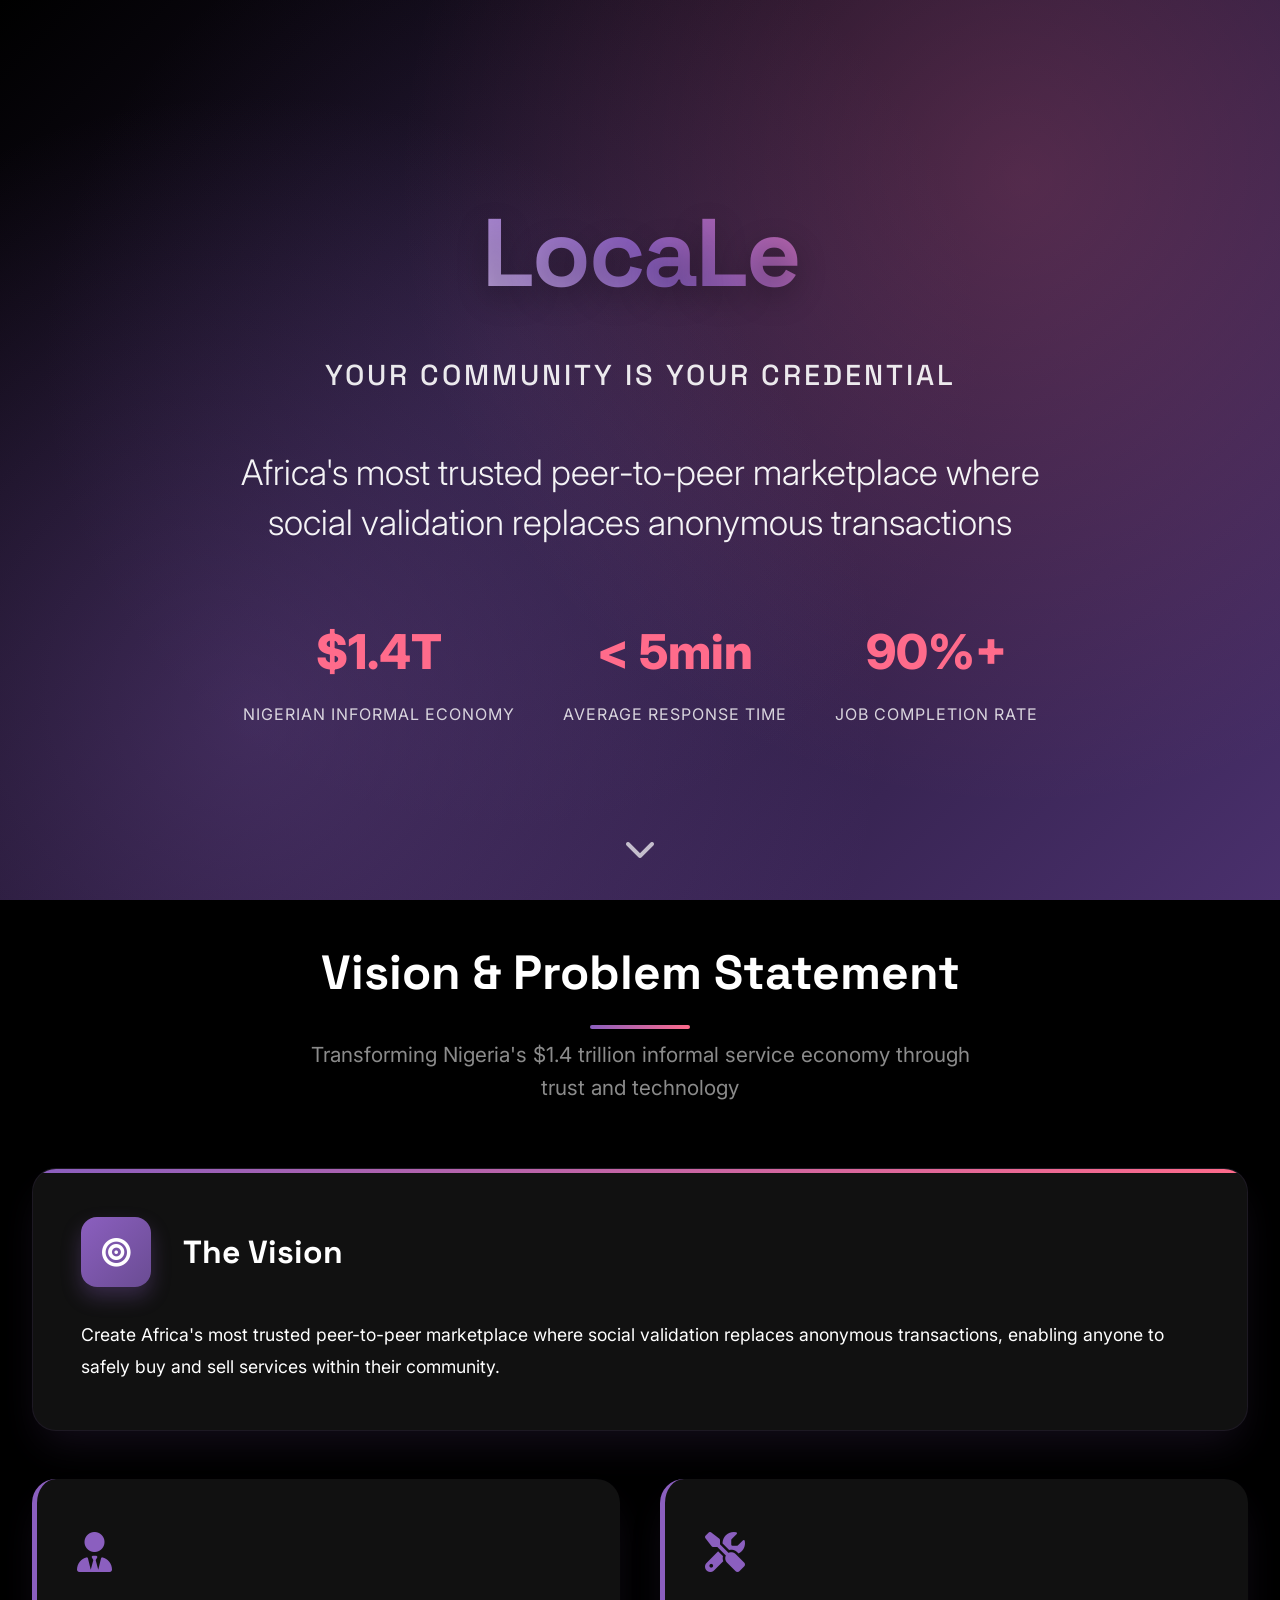
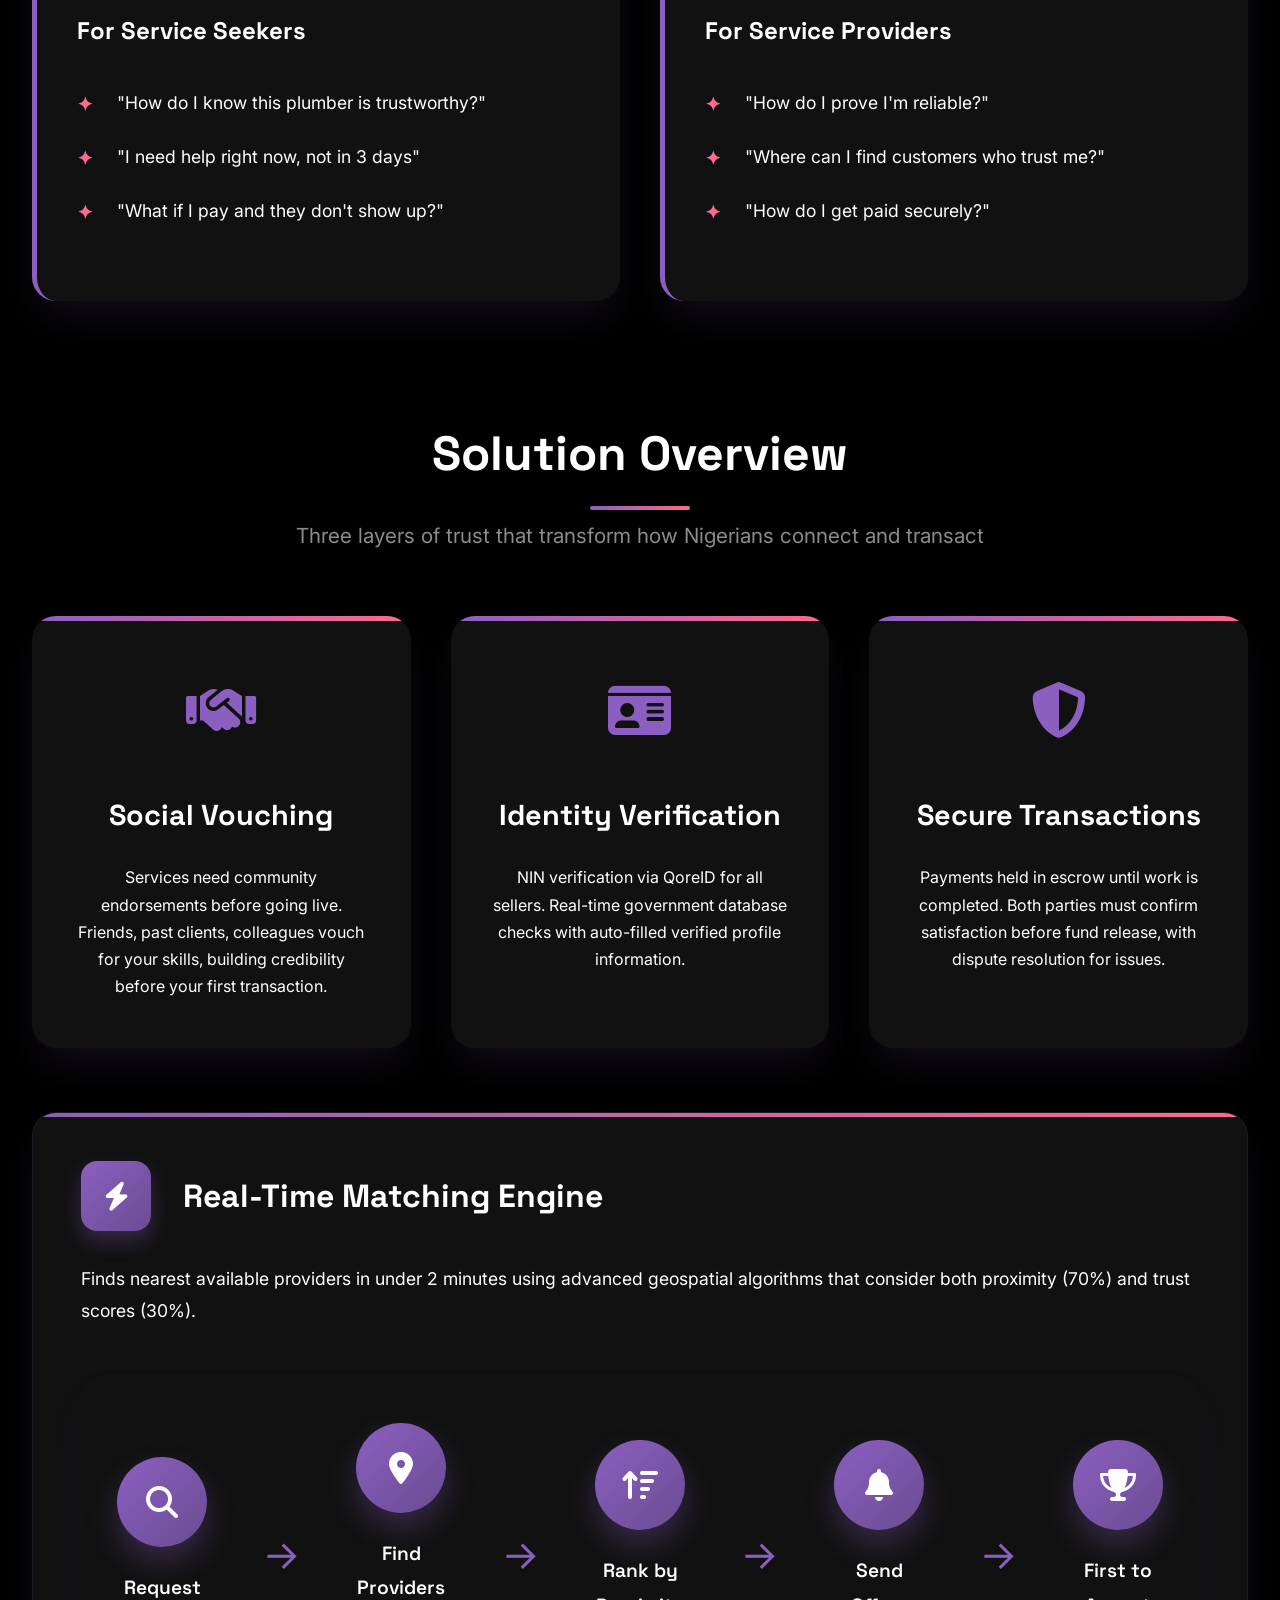
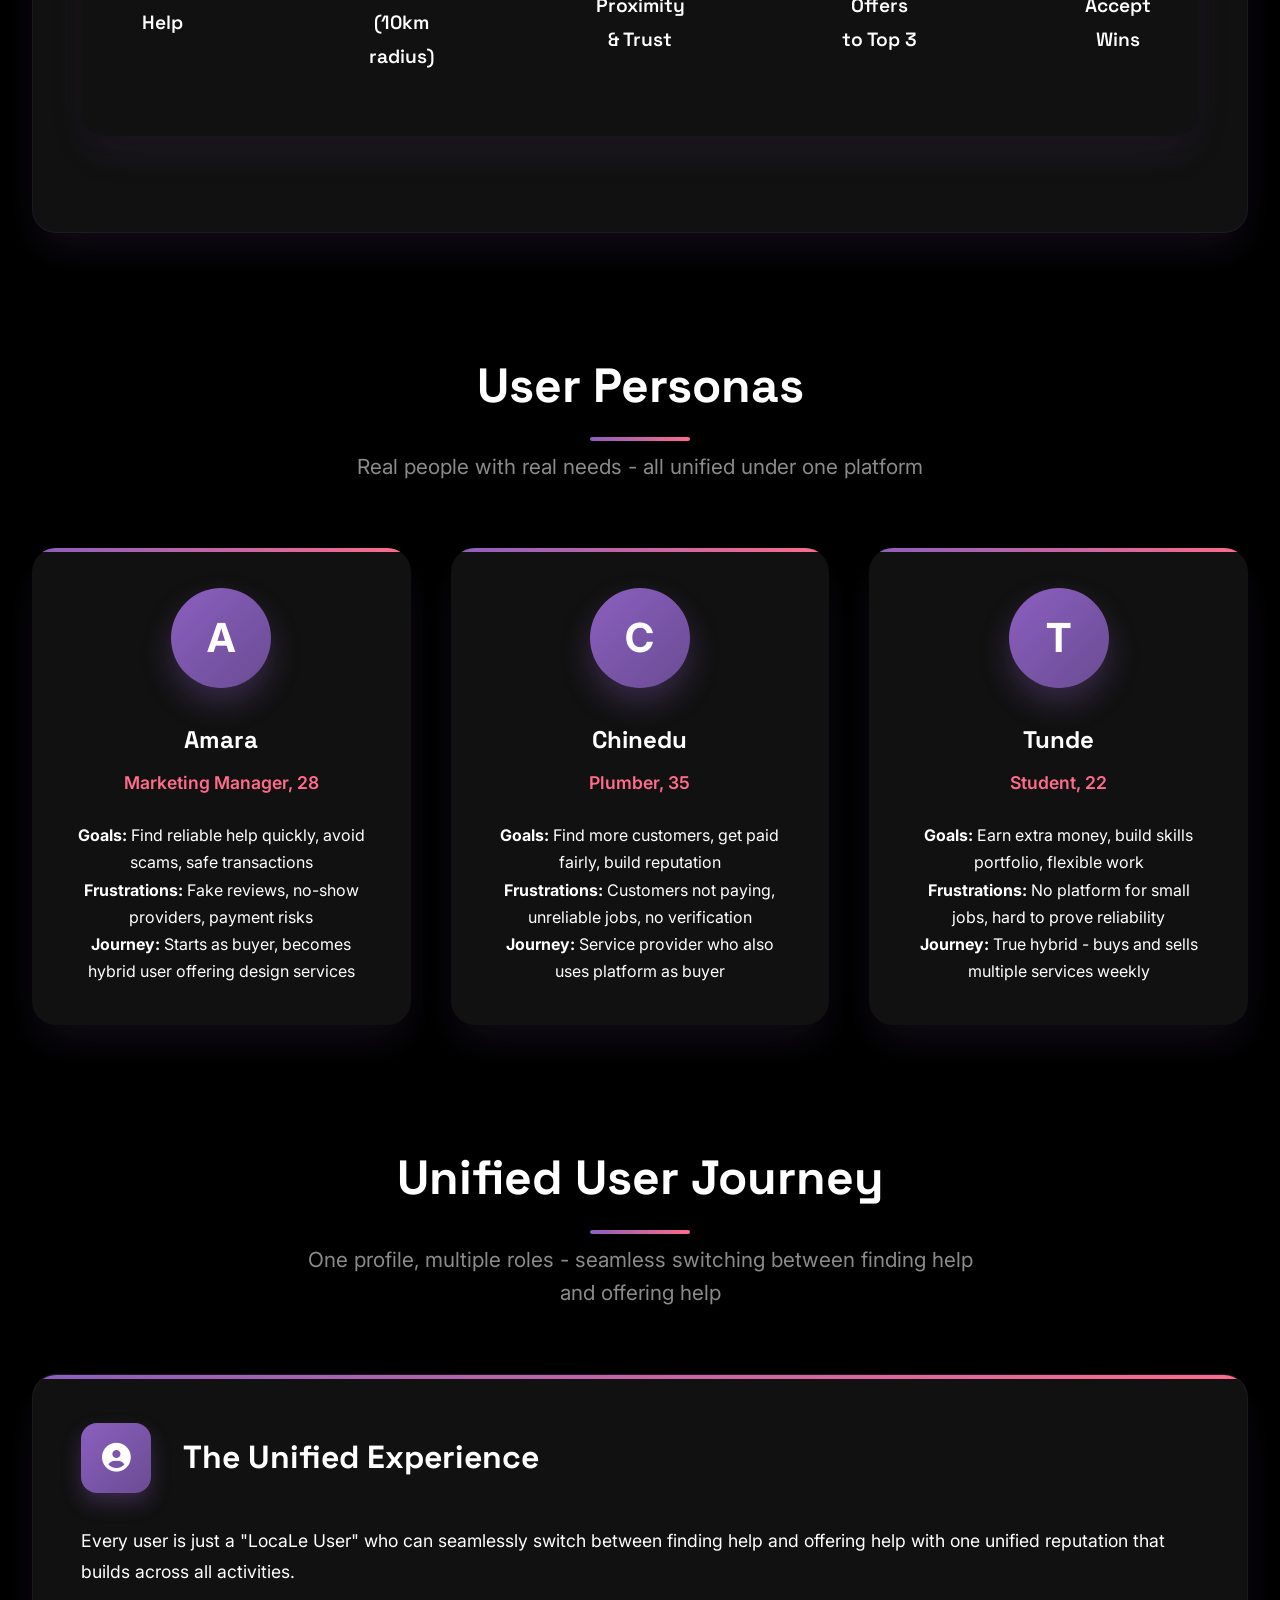
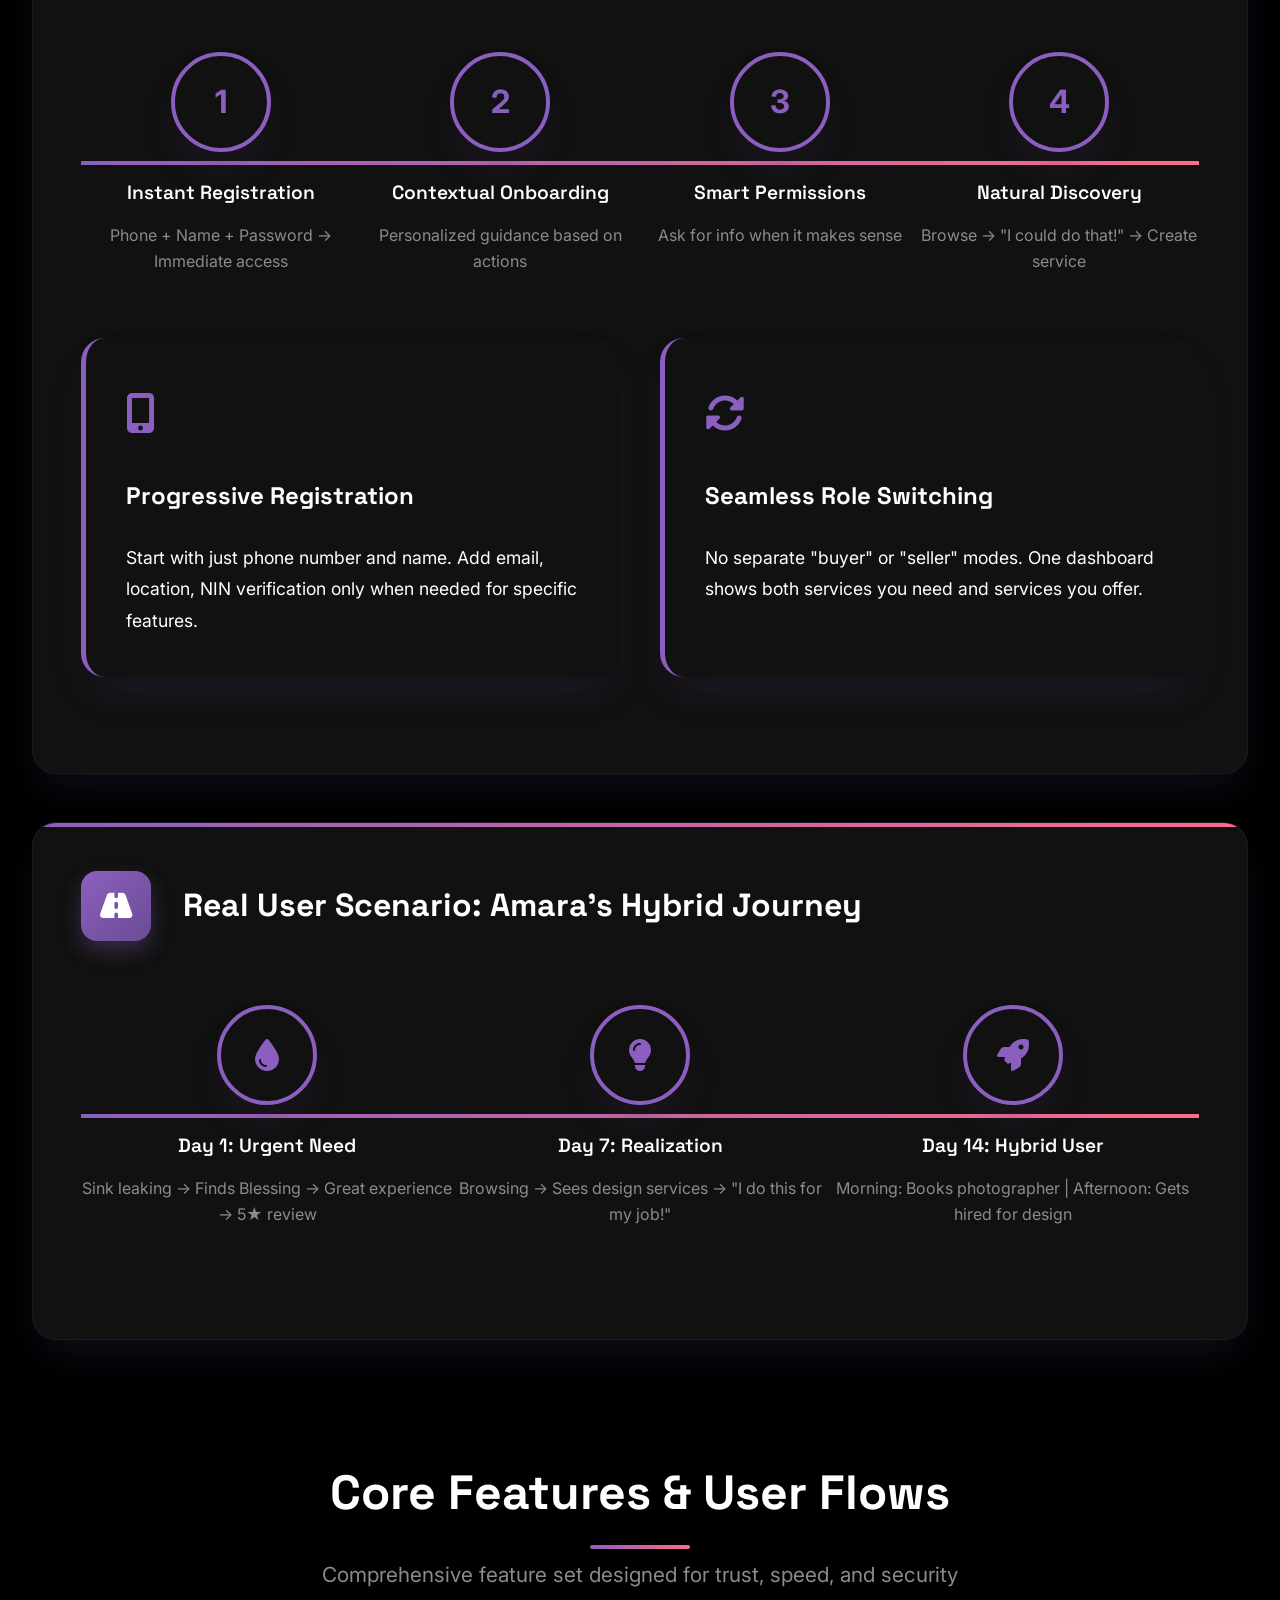
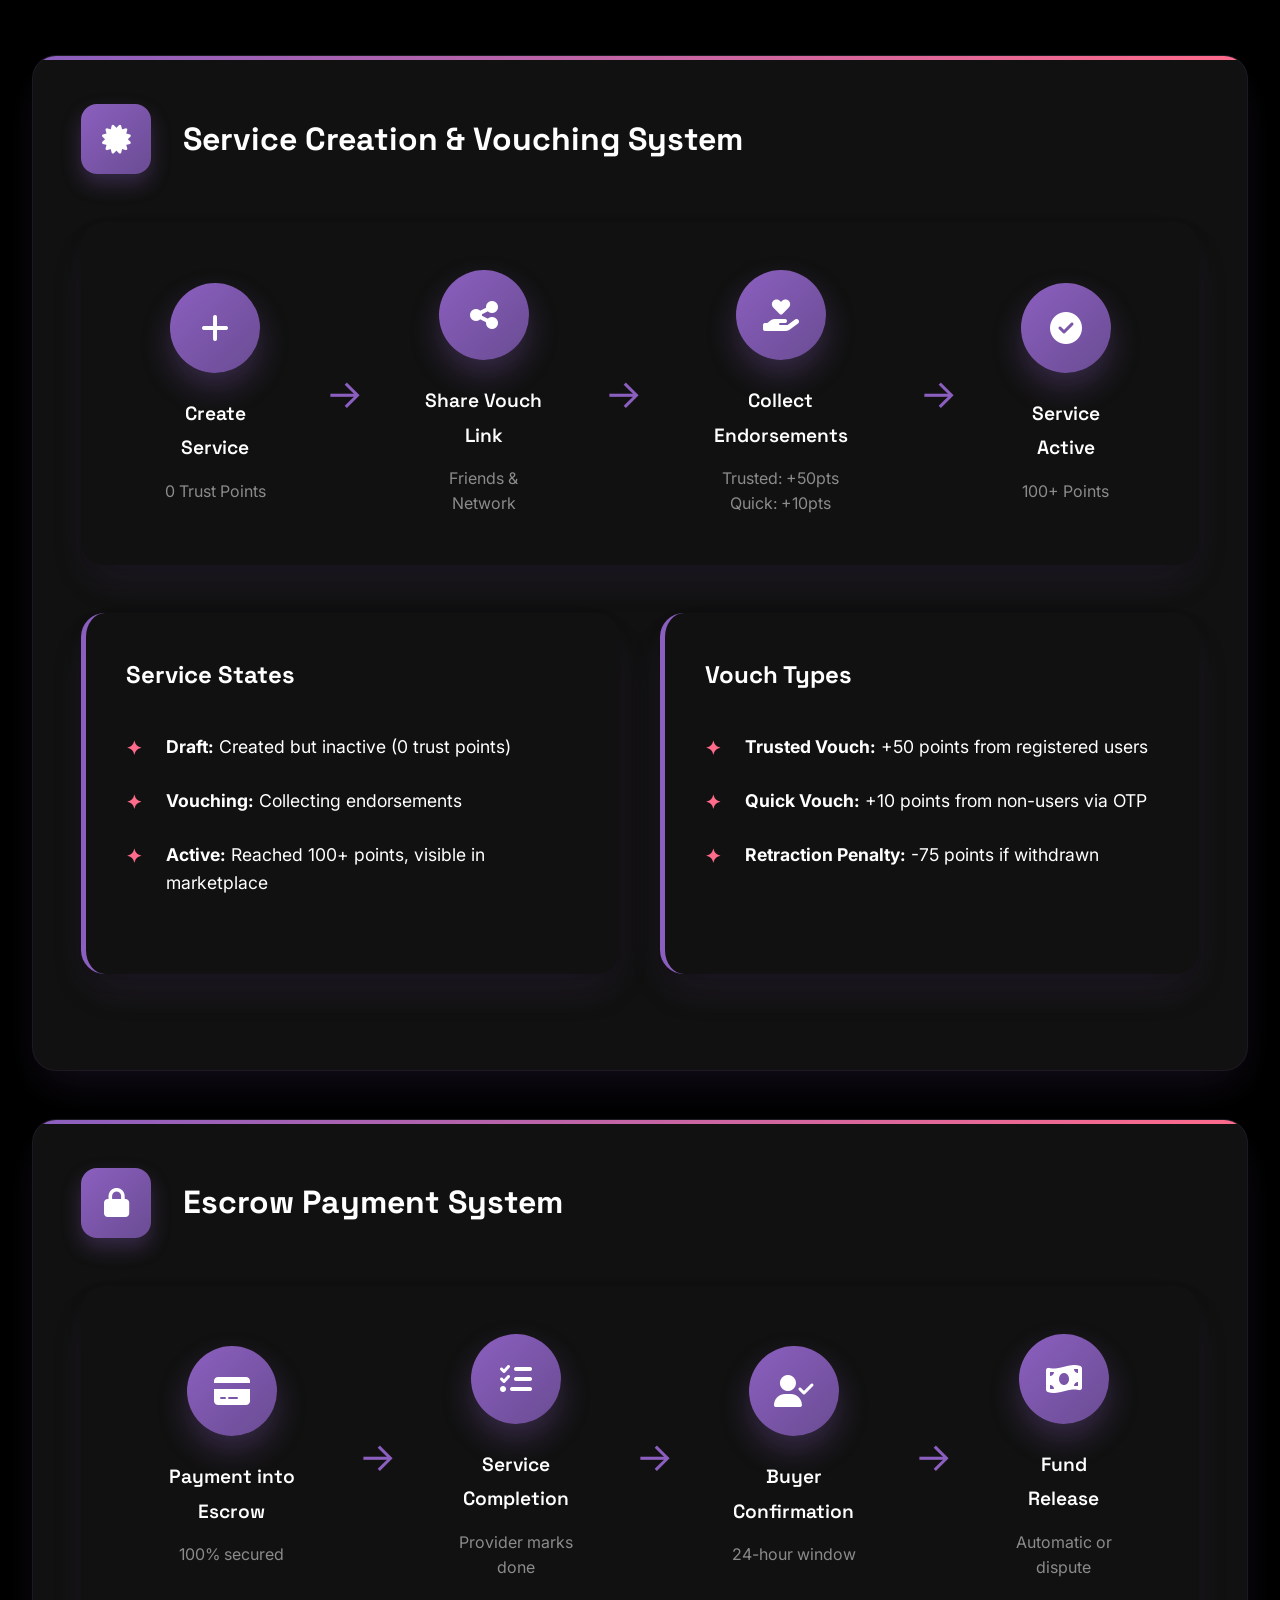
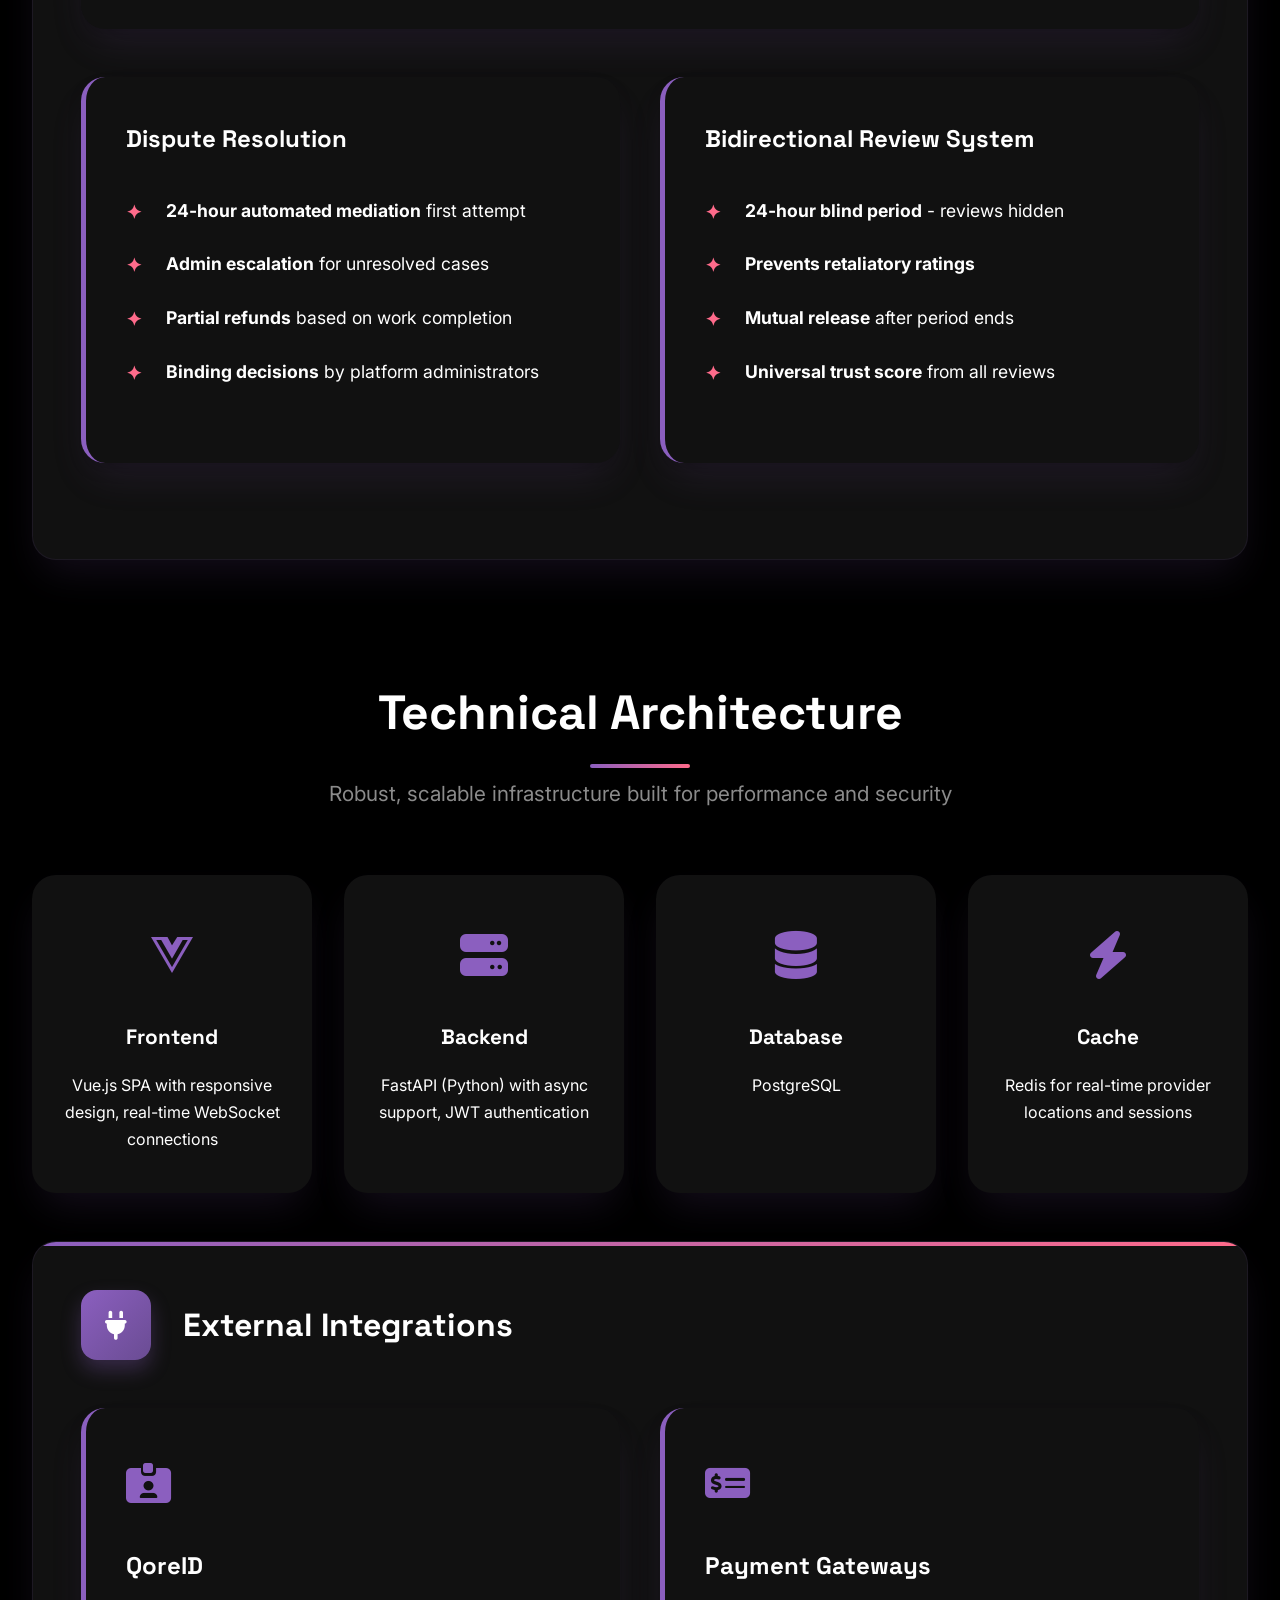
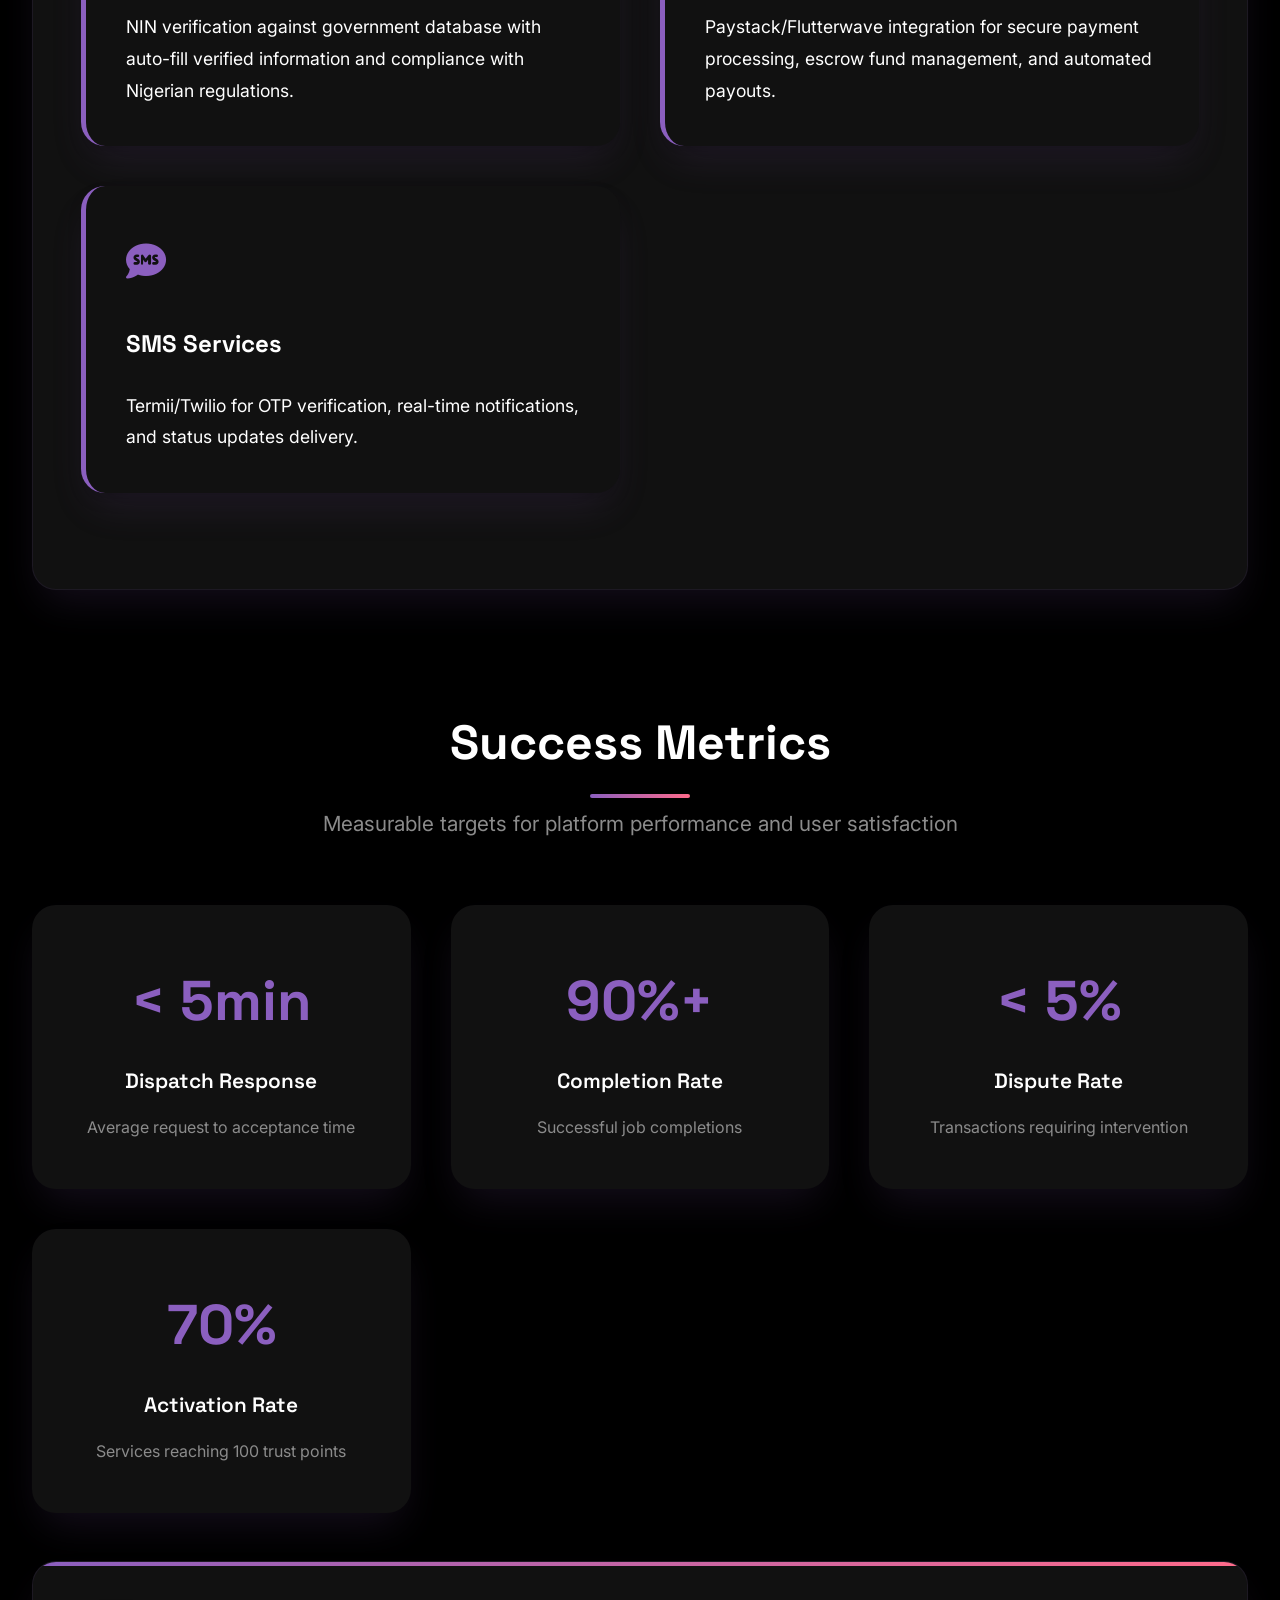
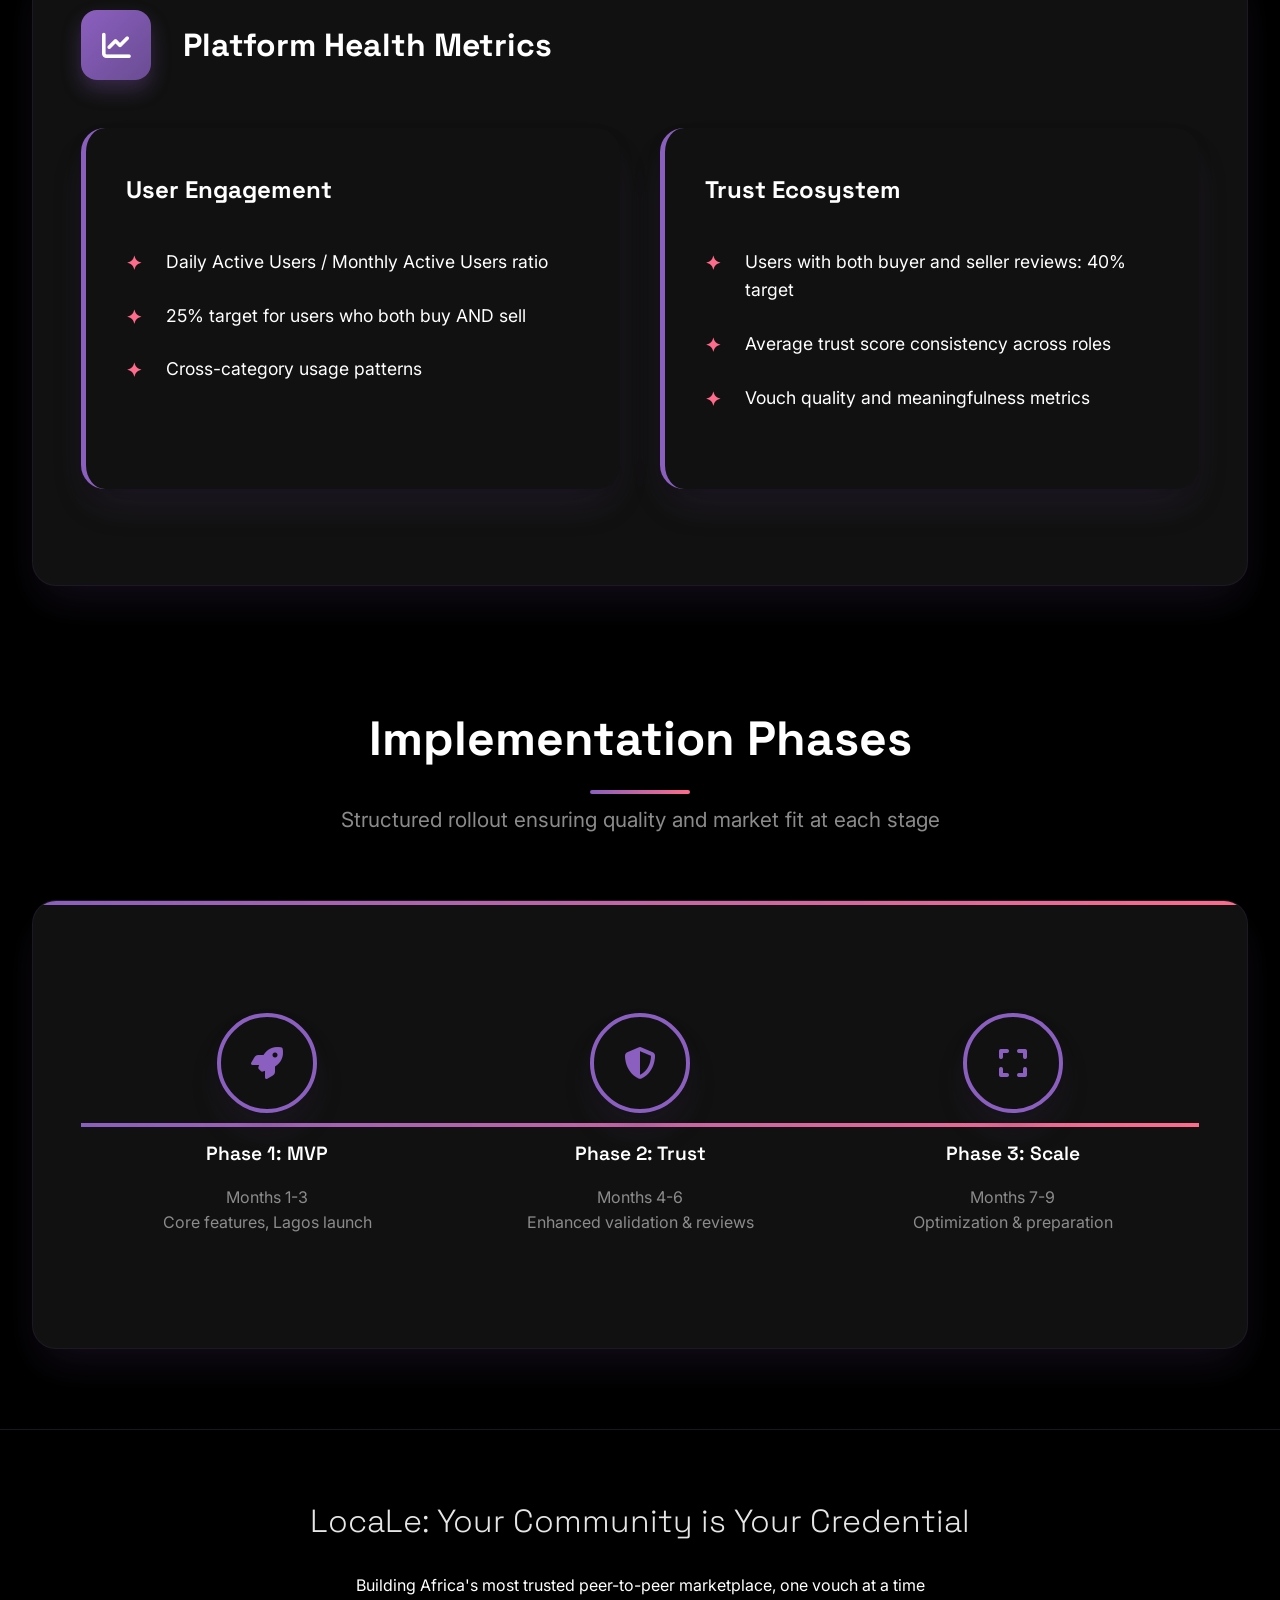
<file: lacale_prd.html>
<!DOCTYPE html>
<html lang="en">
<head>
    <meta charset="UTF-8">
    <meta name="viewport" content="width=device-width, initial-scale=1.0">
    <title>LocaLe - Complete Product Requirements Document</title>
    <link href="https://fonts.googleapis.com/css2?family=Inter:wght@300;400;500;600;700;800&family=Space+Grotesk:wght@300;400;500;600;700&display=swap" rel="stylesheet">
    <link rel="stylesheet" href="https://cdnjs.cloudflare.com/ajax/libs/font-awesome/6.4.0/css/all.min.css">
    <style>
        :root {
            --primary: #8B5FBF;
            --primary-dark: #6A4C93;
            --primary-darker: #4A306D;
            --secondary: #000000;
            --accent: #FF6B8B;
            --light: #0A0A0A;
            --dark: #FFFFFF;
            --gray: #8B8B8B;
            --success: #00D4AA;
            --warning: #FFB74D;
            --danger: #FF6B6B;
            --card-shadow: 0 20px 40px -10px rgba(139, 95, 191, 0.15), 0 8px 16px -4px rgba(0, 0, 0, 0.3);
            --section-spacing: 5rem;
        }

        * {
            margin: 0;
            padding: 0;
            box-sizing: border-box;
        }

        body {
            font-family: 'Inter', sans-serif;
            line-height: 1.7;
            color: var(--dark);
            background: var(--secondary);
            min-height: 100vh;
        }

        .container {
            max-width: 1400px;
            margin: 0 auto;
            padding: 0 2rem;
        }

        /* Header & Hero - FIXED BLACK BACKGROUND */
        .hero {
            min-height: 100vh;
            background: linear-gradient(135deg, var(--secondary) 0%, var(--primary-darker) 100%);
            color: white;
            position: relative;
            overflow: hidden;
            display: flex;
            align-items: center;
            justify-content: center;
        }

        .hero::before {
            content: '';
            position: absolute;
            top: 0;
            left: 0;
            right: 0;
            bottom: 0;
            background: 
                radial-gradient(circle at 20% 80%, rgba(139, 95, 191, 0.3) 0%, transparent 50%),
                radial-gradient(circle at 80% 20%, rgba(255, 107, 139, 0.2) 0%, transparent 50%),
                radial-gradient(circle at 40% 40%, rgba(106, 76, 147, 0.2) 0%, transparent 50%);
            animation: float 6s ease-in-out infinite;
        }

        @keyframes float {
            0%, 100% { transform: translateY(0px) rotate(0deg); }
            50% { transform: translateY(-20px) rotate(1deg); }
        }

        .hero-content {
            position: relative;
            z-index: 10;
            text-align: center;
            max-width: 900px;
            padding: 2rem;
        }

        .logo {
            font-family: 'Space Grotesk', sans-serif;
            font-size: 6rem;
            font-weight: 800;
            margin-bottom: 1rem;
            background: linear-gradient(45deg, #FFFFFF 0%, var(--primary) 50%, var(--accent) 100%);
            -webkit-background-clip: text;
            -webkit-text-fill-color: transparent;
            text-shadow: 0 10px 30px rgba(0, 0, 0, 0.3);
            letter-spacing: -2px;
        }

        .logo-subtitle {
            font-family: 'Space Grotesk', sans-serif;
            font-size: 1.8rem;
            font-weight: 500;
            margin-bottom: 3rem;
            opacity: 0.9;
            letter-spacing: 3px;
            text-transform: uppercase;
        }

        .hero-tagline {
            font-size: 2.2rem;
            font-weight: 300;
            margin-bottom: 3rem;
            line-height: 1.4;
            opacity: 0.95;
        }

        .hero-stats {
            display: flex;
            justify-content: center;
            gap: 3rem;
            margin-top: 4rem;
            flex-wrap: wrap;
        }

        .stat {
            text-align: center;
        }

        .stat-number {
            font-size: 3rem;
            font-weight: 800;
            color: var(--accent);
            margin-bottom: 0.5rem;
        }

        .stat-label {
            font-size: 1rem;
            opacity: 0.8;
            text-transform: uppercase;
            letter-spacing: 1px;
        }

        .scroll-indicator {
            position: absolute;
            bottom: 2rem;
            left: 50%;
            transform: translateX(-50%);
            animation: bounce 2s infinite;
        }

        @keyframes bounce {
            0%, 20%, 50%, 80%, 100% { transform: translateX(-50%) translateY(0); }
            40% { transform: translateX(-50%) translateY(-10px); }
            60% { transform: translateX(-50%) translateY(-5px); }
        }

        /* Section Styling - DARK BACKGROUND */
        .section {
            margin-bottom: var(--section-spacing);
            padding-top: 2rem;
            background: var(--secondary);
        }

        .section-header {
            text-align: center;
            margin-bottom: 4rem;
        }

        .section-title {
            font-family: 'Space Grotesk', sans-serif;
            font-size: 3rem;
            font-weight: 700;
            color: var(--dark);
            margin-bottom: 1.5rem;
            position: relative;
            display: inline-block;
        }

        .section-title::after {
            content: '';
            position: absolute;
            bottom: -15px;
            left: 50%;
            transform: translateX(-50%);
            width: 100px;
            height: 4px;
            background: linear-gradient(90deg, var(--primary) 0%, var(--accent) 100%);
            border-radius: 2px;
        }

        .section-subtitle {
            font-size: 1.3rem;
            color: var(--gray);
            max-width: 700px;
            margin: 0 auto;
            line-height: 1.6;
        }

        /* Cards - DARK THEME */
        .card {
            background: #111111;
            border-radius: 1.5rem;
            padding: 3rem;
            box-shadow: var(--card-shadow);
            margin-bottom: 3rem;
            border: 1px solid rgba(139, 95, 191, 0.1);
            transition: all 0.4s cubic-bezier(0.175, 0.885, 0.32, 1.275);
            position: relative;
            overflow: hidden;
        }

        .card::before {
            content: '';
            position: absolute;
            top: 0;
            left: 0;
            right: 0;
            height: 4px;
            background: linear-gradient(90deg, var(--primary) 0%, var(--accent) 100%);
        }

        .card:hover {
            transform: translateY(-10px) scale(1.02);
            box-shadow: 0 30px 60px -10px rgba(139, 95, 191, 0.25), 0 8px 16px -4px rgba(0, 0, 0, 0.3);
        }

        .card-header {
            display: flex;
            align-items: center;
            margin-bottom: 2rem;
        }

        .card-icon {
            width: 70px;
            height: 70px;
            background: linear-gradient(135deg, var(--primary) 0%, var(--primary-dark) 100%);
            border-radius: 16px;
            display: flex;
            align-items: center;
            justify-content: center;
            margin-right: 2rem;
            color: white;
            font-size: 1.8rem;
            box-shadow: 0 10px 20px rgba(139, 95, 191, 0.3);
        }

        .card-title {
            font-family: 'Space Grotesk', sans-serif;
            font-size: 2rem;
            font-weight: 700;
            color: var(--dark);
            margin: 0;
        }

        .card-content {
            color: var(--dark);
            font-size: 1.1rem;
            line-height: 1.8;
        }

        /* Feature Grid - DARK THEME */
        .feature-grid {
            display: grid;
            grid-template-columns: repeat(auto-fit, minmax(380px, 1fr));
            gap: 2.5rem;
            margin: 3rem 0;
        }

        .feature-card {
            background: #111111;
            border-radius: 1.5rem;
            padding: 2.5rem;
            box-shadow: var(--card-shadow);
            border-left: 5px solid var(--primary);
            transition: all 0.4s ease;
            position: relative;
            overflow: hidden;
        }

        .feature-card::before {
            content: '';
            position: absolute;
            top: 0;
            left: -100%;
            width: 100%;
            height: 100%;
            background: linear-gradient(90deg, transparent, rgba(139, 95, 191, 0.1), transparent);
            transition: left 0.6s ease;
        }

        .feature-card:hover::before {
            left: 100%;
        }

        .feature-card:hover {
            transform: translateX(8px);
            border-left-color: var(--accent);
        }

        .feature-icon {
            font-size: 2.5rem;
            color: var(--primary);
            margin-bottom: 1.5rem;
        }

        .feature-title {
            font-family: 'Space Grotesk', sans-serif;
            font-size: 1.5rem;
            font-weight: 700;
            color: var(--dark);
            margin-bottom: 1.5rem;
        }

        /* Trust Layers - DARK THEME */
        .trust-layers {
            display: grid;
            grid-template-columns: repeat(auto-fit, minmax(320px, 1fr));
            gap: 2.5rem;
            margin: 4rem 0;
        }

        .layer-card {
            background: #111111;
            border-radius: 1.5rem;
            padding: 3rem 2.5rem;
            text-align: center;
            box-shadow: var(--card-shadow);
            position: relative;
            overflow: hidden;
            transition: all 0.4s ease;
        }

        .layer-card::before {
            content: '';
            position: absolute;
            top: 0;
            left: 0;
            right: 0;
            height: 5px;
            background: linear-gradient(90deg, var(--primary) 0%, var(--accent) 100%);
        }

        .layer-card:hover {
            transform: translateY(-8px);
            box-shadow: 0 25px 50px -12px rgba(139, 95, 191, 0.25);
        }

        .layer-icon {
            font-size: 3.5rem;
            color: var(--primary);
            margin-bottom: 2rem;
        }

        .layer-title {
            font-family: 'Space Grotesk', sans-serif;
            font-size: 1.8rem;
            font-weight: 700;
            color: var(--dark);
            margin-bottom: 1.5rem;
        }

        /* User Journey - DARK THEME */
        .journey-container {
            position: relative;
            margin: 4rem 0;
        }

        .journey-path {
            display: flex;
            justify-content: space-between;
            position: relative;
            margin-bottom: 4rem;
        }

        .journey-path::before {
            content: '';
            position: absolute;
            top: 50%;
            left: 0;
            right: 0;
            height: 4px;
            background: linear-gradient(90deg, var(--primary) 0%, var(--accent) 100%);
            transform: translateY(-50%);
            z-index: 1;
        }

        .journey-step {
            position: relative;
            z-index: 2;
            text-align: center;
            flex: 1;
        }

        .step-circle {
            width: 100px;
            height: 100px;
            background: #111111;
            border: 4px solid var(--primary);
            border-radius: 50%;
            display: flex;
            align-items: center;
            justify-content: center;
            margin: 0 auto 1.5rem;
            font-size: 2rem;
            color: var(--primary);
            font-weight: 700;
            box-shadow: var(--card-shadow);
            transition: all 0.4s ease;
        }

        .journey-step:hover .step-circle {
            background: var(--primary);
            color: white;
            transform: scale(1.1);
        }

        .step-title {
            font-family: 'Space Grotesk', sans-serif;
            font-weight: 600;
            color: var(--dark);
            margin-bottom: 0.8rem;
            font-size: 1.2rem;
        }

        .step-description {
            color: var(--gray);
            font-size: 1rem;
            line-height: 1.6;
        }

        /* Personas - DARK THEME */
        .personas-grid {
            display: grid;
            grid-template-columns: repeat(auto-fit, minmax(350px, 1fr));
            gap: 2.5rem;
            margin: 3rem 0;
        }

        .persona-card {
            background: #111111;
            border-radius: 1.5rem;
            padding: 2.5rem;
            box-shadow: var(--card-shadow);
            text-align: center;
            transition: all 0.4s ease;
            position: relative;
            overflow: hidden;
        }

        .persona-card::before {
            content: '';
            position: absolute;
            top: 0;
            left: 0;
            right: 0;
            height: 4px;
            background: linear-gradient(90deg, var(--primary) 0%, var(--accent) 100%);
        }

        .persona-card:hover {
            transform: translateY(-8px);
            box-shadow: 0 20px 40px rgba(139, 95, 191, 0.2);
        }

        .persona-avatar {
            width: 100px;
            height: 100px;
            border-radius: 50%;
            background: linear-gradient(135deg, var(--primary) 0%, var(--primary-dark) 100%);
            display: flex;
            align-items: center;
            justify-content: center;
            margin: 0 auto 2rem;
            color: white;
            font-size: 2.5rem;
            font-weight: 700;
            box-shadow: 0 15px 30px rgba(139, 95, 191, 0.3);
        }

        .persona-name {
            font-family: 'Space Grotesk', sans-serif;
            font-size: 1.5rem;
            font-weight: 700;
            color: var(--dark);
            margin-bottom: 0.5rem;
        }

        .persona-role {
            color: var(--accent);
            font-weight: 600;
            margin-bottom: 1.5rem;
            font-size: 1.1rem;
        }

        /* Technical Architecture - DARK THEME */
        .architecture-grid {
            display: grid;
            grid-template-columns: repeat(auto-fit, minmax(280px, 1fr));
            gap: 2rem;
            margin: 3rem 0;
        }

        .tech-card {
            background: #111111;
            border-radius: 1.5rem;
            padding: 2.5rem 2rem;
            text-align: center;
            box-shadow: var(--card-shadow);
            transition: all 0.4s ease;
        }

        .tech-card:hover {
            transform: translateY(-5px);
            box-shadow: 0 20px 40px rgba(139, 95, 191, 0.15);
        }

        .tech-icon {
            font-size: 3rem;
            color: var(--primary);
            margin-bottom: 1.5rem;
        }

        .tech-name {
            font-family: 'Space Grotesk', sans-serif;
            font-weight: 700;
            color: var(--dark);
            margin-bottom: 1rem;
            font-size: 1.3rem;
        }

        /* Metrics - DARK THEME */
        .metrics-grid {
            display: grid;
            grid-template-columns: repeat(auto-fit, minmax(280px, 1fr));
            gap: 2.5rem;
            margin: 3rem 0;
        }

        .metric-card {
            background: #111111;
            border-radius: 1.5rem;
            padding: 3rem 2rem;
            text-align: center;
            box-shadow: var(--card-shadow);
            transition: all 0.4s ease;
        }

        .metric-card:hover {
            transform: translateY(-8px);
            box-shadow: 0 25px 50px -12px rgba(139, 95, 191, 0.2);
        }

        .metric-value {
            font-size: 3.5rem;
            font-weight: 800;
            color: var(--primary);
            margin-bottom: 1rem;
            font-family: 'Space Grotesk', sans-serif;
        }

        .metric-title {
            font-family: 'Space Grotesk', sans-serif;
            font-weight: 600;
            color: var(--dark);
            margin-bottom: 1rem;
            font-size: 1.3rem;
        }

        .metric-description {
            color: var(--gray);
            font-size: 1rem;
            line-height: 1.6;
        }

        /* Flow Diagrams - DARK THEME */
        .flow-container {
            background: #111111;
            border-radius: 1.5rem;
            padding: 3rem;
            margin: 3rem 0;
            box-shadow: var(--card-shadow);
            overflow-x: auto;
        }

        .flow-diagram {
            display: flex;
            align-items: center;
            justify-content: center;
            min-width: 900px;
        }

        .flow-step {
            display: flex;
            flex-direction: column;
            align-items: center;
            margin: 0 2rem;
            text-align: center;
        }

        .flow-arrow {
            font-size: 2.5rem;
            color: var(--primary);
            margin: 0 1.5rem;
        }

        .flow-icon {
            width: 90px;
            height: 90px;
            background: linear-gradient(135deg, var(--primary) 0%, var(--primary-dark) 100%);
            border-radius: 50%;
            display: flex;
            align-items: center;
            justify-content: center;
            margin-bottom: 1.5rem;
            color: white;
            font-size: 2rem;
            box-shadow: 0 15px 30px rgba(139, 95, 191, 0.3);
        }

        /* Lists */
        .feature-list {
            list-style: none;
            margin: 1.5rem 0;
        }

        .feature-list li {
            padding: 0.8rem 0;
            position: relative;
            padding-left: 2.5rem;
            font-size: 1.1rem;
            line-height: 1.6;
            color: var(--dark);
        }

        .feature-list li::before {
            content: '✦';
            position: absolute;
            left: 0;
            color: var(--accent);
            font-weight: bold;
            font-size: 1.2rem;
        }

        /* Footer */
        .footer {
            text-align: center;
            padding: 4rem 0;
            background: var(--secondary);
            color: white;
            margin-top: var(--section-spacing);
            border-top: 1px solid rgba(139, 95, 191, 0.2);
        }

        .footer-tagline {
            font-family: 'Space Grotesk', sans-serif;
            font-size: 2rem;
            font-weight: 300;
            margin-bottom: 1.5rem;
            opacity: 0.9;
        }

        /* Responsive */
        @media (max-width: 768px) {
            .logo {
                font-size: 4rem;
            }
            
            .hero-tagline {
                font-size: 1.6rem;
            }
            
            .section-title {
                font-size: 2.2rem;
            }
            
            .feature-grid,
            .trust-layers,
            .personas-grid,
            .architecture-grid,
            .metrics-grid {
                grid-template-columns: 1fr;
            }
            
            .journey-path {
                flex-direction: column;
            }
            
            .journey-path::before {
                display: none;
            }
            
            .journey-step {
                margin-bottom: 3rem;
            }
            
            .hero-stats {
                gap: 2rem;
            }
            
            .stat-number {
                font-size: 2.2rem;
            }
        }
    </style>
</head>
<body>
    <!-- Hero Section - FIXED BLACK BACKGROUND -->
    <section class="hero">
        <div class="hero-content">
            <div class="logo">LocaLe</div>
            <div class="logo-subtitle">Your Community is Your Credential</div>
            <h1 class="hero-tagline">Africa's most trusted peer-to-peer marketplace where social validation replaces anonymous transactions</h1>
            
            <div class="hero-stats">
                <div class="stat">
                    <div class="stat-number">$1.4T</div>
                    <div class="stat-label">Nigerian Informal Economy</div>
                </div>
                <div class="stat">
                    <div class="stat-number">< 5min</div>
                    <div class="stat-label">Average Response Time</div>
                </div>
                <div class="stat">
                    <div class="stat-number">90%+</div>
                    <div class="stat-label">Job Completion Rate</div>
                </div>
            </div>
        </div>
        
        <div class="scroll-indicator">
            <i class="fas fa-chevron-down fa-2x" style="color: rgba(255,255,255,0.7);"></i>
        </div>
    </section>

    <div class="container">
        <!-- Vision & Problem -->
        <section class="section">
            <div class="section-header">
                <h2 class="section-title">Vision & Problem Statement</h2>
                <p class="section-subtitle">Transforming Nigeria's $1.4 trillion informal service economy through trust and technology</p>
            </div>

            <div class="card">
                <div class="card-header">
                    <div class="card-icon">
                        <i class="fas fa-bullseye"></i>
                    </div>
                    <h3 class="card-title">The Vision</h3>
                </div>
                <div class="card-content">
                    <p>Create Africa's most trusted peer-to-peer marketplace where social validation replaces anonymous transactions, enabling anyone to safely buy and sell services within their community.</p>
                </div>
            </div>

            <div class="feature-grid">
                <div class="feature-card">
                    <div class="feature-icon">
                        <i class="fas fa-user-tie"></i>
                    </div>
                    <h4 class="feature-title">For Service Seekers</h4>
                    <ul class="feature-list">
                        <li>"How do I know this plumber is trustworthy?"</li>
                        <li>"I need help right now, not in 3 days"</li>
                        <li>"What if I pay and they don't show up?"</li>
                    </ul>
                </div>
                
                <div class="feature-card">
                    <div class="feature-icon">
                        <i class="fas fa-tools"></i>
                    </div>
                    <h4 class="feature-title">For Service Providers</h4>
                    <ul class="feature-list">
                        <li>"How do I prove I'm reliable?"</li>
                        <li>"Where can I find customers who trust me?"</li>
                        <li>"How do I get paid securely?"</li>
                    </ul>
                </div>
            </div>
        </section>

        <!-- Solution Overview -->
        <section class="section">
            <div class="section-header">
                <h2 class="section-title">Solution Overview</h2>
                <p class="section-subtitle">Three layers of trust that transform how Nigerians connect and transact</p>
            </div>

            <div class="trust-layers">
                <div class="layer-card">
                    <div class="layer-icon">
                        <i class="fas fa-handshake"></i>
                    </div>
                    <h3 class="layer-title">Social Vouching</h3>
                    <p>Services need community endorsements before going live. Friends, past clients, colleagues vouch for your skills, building credibility before your first transaction.</p>
                </div>
                
                <div class="layer-card">
                    <div class="layer-icon">
                        <i class="fas fa-id-card"></i>
                    </div>
                    <h3 class="layer-title">Identity Verification</h3>
                    <p>NIN verification via QoreID for all sellers. Real-time government database checks with auto-filled verified profile information.</p>
                </div>
                
                <div class="layer-card">
                    <div class="layer-icon">
                        <i class="fas fa-shield-alt"></i>
                    </div>
                    <h3 class="layer-title">Secure Transactions</h3>
                    <p>Payments held in escrow until work is completed. Both parties must confirm satisfaction before fund release, with dispute resolution for issues.</p>
                </div>
            </div>

            <div class="card">
                <div class="card-header">
                    <div class="card-icon">
                        <i class="fas fa-bolt"></i>
                    </div>
                    <h3 class="card-title">Real-Time Matching Engine</h3>
                </div>
                <div class="card-content">
                    <p>Finds nearest available providers in under 2 minutes using advanced geospatial algorithms that consider both proximity (70%) and trust scores (30%).</p>
                    
                    <div class="flow-container">
                        <div class="flow-diagram">
                            <div class="flow-step">
                                <div class="flow-icon">
                                    <i class="fas fa-search"></i>
                                </div>
                                <div class="step-title">Request Help</div>
                            </div>
                            <div class="flow-arrow">→</div>
                            <div class="flow-step">
                                <div class="flow-icon">
                                    <i class="fas fa-map-marker-alt"></i>
                                </div>
                                <div class="step-title">Find Providers<br>(10km radius)</div>
                            </div>
                            <div class="flow-arrow">→</div>
                            <div class="flow-step">
                                <div class="flow-icon">
                                    <i class="fas fa-sort-amount-up"></i>
                                </div>
                                <div class="step-title">Rank by Proximity<br>& Trust</div>
                            </div>
                            <div class="flow-arrow">→</div>
                            <div class="flow-step">
                                <div class="flow-icon">
                                    <i class="fas fa-bell"></i>
                                </div>
                                <div class="step-title">Send Offers<br>to Top 3</div>
                            </div>
                            <div class="flow-arrow">→</div>
                            <div class="flow-step">
                                <div class="flow-icon">
                                    <i class="fas fa-trophy"></i>
                                </div>
                                <div class="step-title">First to Accept<br>Wins</div>
                            </div>
                        </div>
                    </div>
                </div>
            </div>
        </section>

        <!-- User Personas -->
        <section class="section">
            <div class="section-header">
                <h2 class="section-title">User Personas</h2>
                <p class="section-subtitle">Real people with real needs - all unified under one platform</p>
            </div>

            <div class="personas-grid">
                <div class="persona-card">
                    <div class="persona-avatar">A</div>
                    <h3 class="persona-name">Amara</h3>
                    <div class="persona-role">Marketing Manager, 28</div>
                    <p><strong>Goals:</strong> Find reliable help quickly, avoid scams, safe transactions</p>
                    <p><strong>Frustrations:</strong> Fake reviews, no-show providers, payment risks</p>
                    <p><strong>Journey:</strong> Starts as buyer, becomes hybrid user offering design services</p>
                </div>
                
                <div class="persona-card">
                    <div class="persona-avatar">C</div>
                    <h3 class="persona-name">Chinedu</h3>
                    <div class="persona-role">Plumber, 35</div>
                    <p><strong>Goals:</strong> Find more customers, get paid fairly, build reputation</p>
                    <p><strong>Frustrations:</strong> Customers not paying, unreliable jobs, no verification</p>
                    <p><strong>Journey:</strong> Service provider who also uses platform as buyer</p>
                </div>
                
                <div class="persona-card">
                    <div class="persona-avatar">T</div>
                    <h3 class="persona-name">Tunde</h3>
                    <div class="persona-role">Student, 22</div>
                    <p><strong>Goals:</strong> Earn extra money, build skills portfolio, flexible work</p>
                    <p><strong>Frustrations:</strong> No platform for small jobs, hard to prove reliability</p>
                    <p><strong>Journey:</strong> True hybrid - buys and sells multiple services weekly</p>
                </div>
            </div>
        </section>

        <!-- User Journey -->
        <section class="section">
            <div class="section-header">
                <h2 class="section-title">Unified User Journey</h2>
                <p class="section-subtitle">One profile, multiple roles - seamless switching between finding help and offering help</p>
            </div>

            <div class="card">
                <div class="card-header">
                    <div class="card-icon">
                        <i class="fas fa-user-circle"></i>
                    </div>
                    <h3 class="card-title">The Unified Experience</h3>
                </div>
                <div class="card-content">
                    <p>Every user is just a "LocaLe User" who can seamlessly switch between finding help and offering help with one unified reputation that builds across all activities.</p>
                    
                    <div class="journey-container">
                        <div class="journey-path">
                            <div class="journey-step">
                                <div class="step-circle">1</div>
                                <div class="step-title">Instant Registration</div>
                                <div class="step-description">Phone + Name + Password → Immediate access</div>
                            </div>
                            <div class="journey-step">
                                <div class="step-circle">2</div>
                                <div class="step-title">Contextual Onboarding</div>
                                <div class="step-description">Personalized guidance based on actions</div>
                            </div>
                            <div class="journey-step">
                                <div class="step-circle">3</div>
                                <div class="step-title">Smart Permissions</div>
                                <div class="step-description">Ask for info when it makes sense</div>
                            </div>
                            <div class="journey-step">
                                <div class="step-circle">4</div>
                                <div class="step-title">Natural Discovery</div>
                                <div class="step-description">Browse → "I could do that!" → Create service</div>
                            </div>
                        </div>
                    </div>

                    <div class="feature-grid">
                        <div class="feature-card">
                            <div class="feature-icon">
                                <i class="fas fa-mobile-alt"></i>
                            </div>
                            <h4 class="feature-title">Progressive Registration</h4>
                            <p>Start with just phone number and name. Add email, location, NIN verification only when needed for specific features.</p>
                        </div>
                        
                        <div class="feature-card">
                            <div class="feature-icon">
                                <i class="fas fa-sync-alt"></i>
                            </div>
                            <h4 class="feature-title">Seamless Role Switching</h4>
                            <p>No separate "buyer" or "seller" modes. One dashboard shows both services you need and services you offer.</p>
                        </div>
                    </div>
                </div>
            </div>

            <!-- Real User Scenario -->
            <div class="card">
                <div class="card-header">
                    <div class="card-icon">
                        <i class="fas fa-road"></i>
                    </div>
                    <h3 class="card-title">Real User Scenario: Amara's Hybrid Journey</h3>
                </div>
                <div class="card-content">
                    <div class="journey-container">
                        <div class="journey-path">
                            <div class="journey-step">
                                <div class="step-circle">
                                    <i class="fas fa-tint"></i>
                                </div>
                                <div class="step-title">Day 1: Urgent Need</div>
                                <div class="step-description">Sink leaking → Finds Blessing → Great experience → 5★ review</div>
                            </div>
                            <div class="journey-step">
                                <div class="step-circle">
                                    <i class="fas fa-lightbulb"></i>
                                </div>
                                <div class="step-title">Day 7: Realization</div>
                                <div class="step-description">Browsing → Sees design services → "I do this for my job!"</div>
                            </div>
                            <div class="journey-step">
                                <div class="step-circle">
                                    <i class="fas fa-rocket"></i>
                                </div>
                                <div class="step-title">Day 14: Hybrid User</div>
                                <div class="step-description">Morning: Books photographer | Afternoon: Gets hired for design</div>
                            </div>
                        </div>
                    </div>
                </div>
            </div>
        </section>

        <!-- Core Features -->
        <section class="section">
            <div class="section-header">
                <h2 class="section-title">Core Features & User Flows</h2>
                <p class="section-subtitle">Comprehensive feature set designed for trust, speed, and security</p>
            </div>

            <!-- Service Creation & Vouching -->
            <div class="card">
                <div class="card-header">
                    <div class="card-icon">
                        <i class="fas fa-certificate"></i>
                    </div>
                    <h3 class="card-title">Service Creation & Vouching System</h3>
                </div>
                <div class="card-content">
                    <div class="flow-container">
                        <div class="flow-diagram">
                            <div class="flow-step">
                                <div class="flow-icon">
                                    <i class="fas fa-plus"></i>
                                </div>
                                <div class="step-title">Create Service</div>
                                <div class="step-description">0 Trust Points</div>
                            </div>
                            <div class="flow-arrow">→</div>
                            <div class="flow-step">
                                <div class="flow-icon">
                                    <i class="fas fa-share-alt"></i>
                                </div>
                                <div class="step-title">Share Vouch Link</div>
                                <div class="step-description">Friends & Network</div>
                            </div>
                            <div class="flow-arrow">→</div>
                            <div class="flow-step">
                                <div class="flow-icon">
                                    <i class="fas fa-hand-holding-heart"></i>
                                </div>
                                <div class="step-title">Collect Endorsements</div>
                                <div class="step-description">Trusted: +50pts<br>Quick: +10pts</div>
                            </div>
                            <div class="flow-arrow">→</div>
                            <div class="flow-step">
                                <div class="flow-icon">
                                    <i class="fas fa-check-circle"></i>
                                </div>
                                <div class="step-title">Service Active</div>
                                <div class="step-description">100+ Points</div>
                            </div>
                        </div>
                    </div>

                    <div class="feature-grid">
                        <div class="feature-card">
                            <h4 class="feature-title">Service States</h4>
                            <ul class="feature-list">
                                <li><strong>Draft:</strong> Created but inactive (0 trust points)</li>
                                <li><strong>Vouching:</strong> Collecting endorsements</li>
                                <li><strong>Active:</strong> Reached 100+ points, visible in marketplace</li>
                            </ul>
                        </div>
                        
                        <div class="feature-card">
                            <h4 class="feature-title">Vouch Types</h4>
                            <ul class="feature-list">
                                <li><strong>Trusted Vouch:</strong> +50 points from registered users</li>
                                <li><strong>Quick Vouch:</strong> +10 points from non-users via OTP</li>
                                <li><strong>Retraction Penalty:</strong> -75 points if withdrawn</li>
                            </ul>
                        </div>
                    </div>
                </div>
            </div>

            <!-- Escrow Payment System -->
            <div class="card">
                <div class="card-header">
                    <div class="card-icon">
                        <i class="fas fa-lock"></i>
                    </div>
                    <h3 class="card-title">Escrow Payment System</h3>
                </div>
                <div class="card-content">
                    <div class="flow-container">
                        <div class="flow-diagram">
                            <div class="flow-step">
                                <div class="flow-icon">
                                    <i class="fas fa-credit-card"></i>
                                </div>
                                <div class="step-title">Payment into Escrow</div>
                                <div class="step-description">100% secured</div>
                            </div>
                            <div class="flow-arrow">→</div>
                            <div class="flow-step">
                                <div class="flow-icon">
                                    <i class="fas fa-tasks"></i>
                                </div>
                                <div class="step-title">Service Completion</div>
                                <div class="step-description">Provider marks done</div>
                            </div>
                            <div class="flow-arrow">→</div>
                            <div class="flow-step">
                                <div class="flow-icon">
                                    <i class="fas fa-user-check"></i>
                                </div>
                                <div class="step-title">Buyer Confirmation</div>
                                <div class="step-description">24-hour window</div>
                            </div>
                            <div class="flow-arrow">→</div>
                            <div class="flow-step">
                                <div class="flow-icon">
                                    <i class="fas fa-money-bill-wave"></i>
                                </div>
                                <div class="step-title">Fund Release</div>
                                <div class="step-description">Automatic or dispute</div>
                            </div>
                        </div>
                    </div>

                    <div class="feature-grid">
                        <div class="feature-card">
                            <h4 class="feature-title">Dispute Resolution</h4>
                            <ul class="feature-list">
                                <li><strong>24-hour automated mediation</strong> first attempt</li>
                                <li><strong>Admin escalation</strong> for unresolved cases</li>
                                <li><strong>Partial refunds</strong> based on work completion</li>
                                <li><strong>Binding decisions</strong> by platform administrators</li>
                            </ul>
                        </div>
                        
                        <div class="feature-card">
                            <h4 class="feature-title">Bidirectional Review System</h4>
                            <ul class="feature-list">
                                <li><strong>24-hour blind period</strong> - reviews hidden</li>
                                <li><strong>Prevents retaliatory ratings</strong></li>
                                <li><strong>Mutual release</strong> after period ends</li>
                                <li><strong>Universal trust score</strong> from all reviews</li>
                            </ul>
                        </div>
                    </div>
                </div>
            </div>
        </section>

        <!-- Technical Architecture -->
        <section class="section">
            <div class="section-header">
                <h2 class="section-title">Technical Architecture</h2>
                <p class="section-subtitle">Robust, scalable infrastructure built for performance and security</p>
            </div>

            <div class="architecture-grid">
                <div class="tech-card">
                    <div class="tech-icon">
                        <i class="fab fa-vuejs"></i>
                    </div>
                    <h4 class="tech-name">Frontend</h4>
                    <p>Vue.js SPA with responsive design, real-time WebSocket connections</p>
                </div>
                
                <div class="tech-card">
                    <div class="tech-icon">
                        <i class="fas fa-server"></i>
                    </div>
                    <h4 class="tech-name">Backend</h4>
                    <p>FastAPI (Python) with async support, JWT authentication</p>
                </div>
                
                <div class="tech-card">
                    <div class="tech-icon">
                        <i class="fas fa-database"></i>
                    </div>
                    <h4 class="tech-name">Database</h4>
                    <p>PostgreSQL</p>
                </div>
                
                <div class="tech-card">
                    <div class="tech-icon">
                        <i class="fas fa-bolt"></i>
                    </div>
                    <h4 class="tech-name">Cache</h4>
                    <p>Redis for real-time provider locations and sessions</p>
                </div>
            </div>

            <div class="card">
                <div class="card-header">
                    <div class="card-icon">
                        <i class="fas fa-plug"></i>
                    </div>
                    <h3 class="card-title">External Integrations</h3>
                </div>
                <div class="card-content">
                    <div class="feature-grid">
                        <div class="feature-card">
                            <div class="feature-icon">
                                <i class="fas fa-id-card-alt"></i>
                            </div>
                            <h4 class="feature-title">QoreID</h4>
                            <p>NIN verification against government database with auto-fill verified information and compliance with Nigerian regulations.</p>
                        </div>
                        
                        <div class="feature-card">
                            <div class="feature-icon">
                                <i class="fas fa-money-check-alt"></i>
                            </div>
                            <h4 class="feature-title">Payment Gateways</h4>
                            <p>Paystack/Flutterwave integration for secure payment processing, escrow fund management, and automated payouts.</p>
                        </div>
                        
                        <div class="feature-card">
                            <div class="feature-icon">
                                <i class="fas fa-sms"></i>
                            </div>
                            <h4 class="feature-title">SMS Services</h4>
                            <p>Termii/Twilio for OTP verification, real-time notifications, and status updates delivery.</p>
                        </div>
                    </div>
                </div>
            </div>
        </section>

        <!-- Success Metrics -->
        <section class="section">
            <div class="section-header">
                <h2 class="section-title">Success Metrics</h2>
                <p class="section-subtitle">Measurable targets for platform performance and user satisfaction</p>
            </div>

            <div class="metrics-grid">
                <div class="metric-card">
                    <div class="metric-value">< 5min</div>
                    <div class="metric-title">Dispatch Response</div>
                    <div class="metric-description">Average request to acceptance time</div>
                </div>
                
                <div class="metric-card">
                    <div class="metric-value">90%+</div>
                    <div class="metric-title">Completion Rate</div>
                    <div class="metric-description">Successful job completions</div>
                </div>
                
                <div class="metric-card">
                    <div class="metric-value">< 5%</div>
                    <div class="metric-title">Dispute Rate</div>
                    <div class="metric-description">Transactions requiring intervention</div>
                </div>
                
                <div class="metric-card">
                    <div class="metric-value">70%</div>
                    <div class="metric-title">Activation Rate</div>
                    <div class="metric-description">Services reaching 100 trust points</div>
                </div>
            </div>

            <div class="card">
                <div class="card-header">
                    <div class="card-icon">
                        <i class="fas fa-chart-line"></i>
                    </div>
                    <h3 class="card-title">Platform Health Metrics</h3>
                </div>
                <div class="card-content">
                    <div class="feature-grid">
                        <div class="feature-card">
                            <h4 class="feature-title">User Engagement</h4>
                            <ul class="feature-list">
                                <li>Daily Active Users / Monthly Active Users ratio</li>
                                <li>25% target for users who both buy AND sell</li>
                                <li>Cross-category usage patterns</li>
                            </ul>
                        </div>
                        
                        <div class="feature-card">
                            <h4 class="feature-title">Trust Ecosystem</h4>
                            <ul class="feature-list">
                                <li>Users with both buyer and seller reviews: 40% target</li>
                                <li>Average trust score consistency across roles</li>
                                <li>Vouch quality and meaningfulness metrics</li>
                            </ul>
                        </div>
                    </div>
                </div>
            </div>
        </section>

        <!-- Implementation Phases -->
        <section class="section">
            <div class="section-header">
                <h2 class="section-title">Implementation Phases</h2>
                <p class="section-subtitle">Structured rollout ensuring quality and market fit at each stage</p>
            </div>

            <div class="card">
                <div class="card-content">
                    <div class="journey-container">
                        <div class="journey-path">
                            <div class="journey-step">
                                <div class="step-circle">
                                    <i class="fas fa-rocket"></i>
                                </div>
                                <div class="step-title">Phase 1: MVP</div>
                                <div class="step-description">Months 1-3<br>Core features, Lagos launch</div>
                            </div>
                            <div class="journey-step">
                                <div class="step-circle">
                                    <i class="fas fa-shield-alt"></i>
                                </div>
                                <div class="step-title">Phase 2: Trust</div>
                                <div class="step-description">Months 4-6<br>Enhanced validation & reviews</div>
                            </div>
                            <div class="journey-step">
                                <div class="step-circle">
                                    <i class="fas fa-expand"></i>
                                </div>
                                <div class="step-title">Phase 3: Scale</div>
                                <div class="step-description">Months 7-9<br>Optimization & preparation</div>
                            </div>
                        </div>
                    </div>
                </div>
            </div>
        </section>
    </div>

    <!-- Footer -->
    <footer class="footer">
        <div class="container">
            <div class="footer-tagline">LocaLe: Your Community is Your Credential</div>
            <p>Building Africa's most trusted peer-to-peer marketplace, one vouch at a time</p>
        </div>
    </footer>

    <script>
        // Add smooth scrolling for anchor links
        document.querySelectorAll('a[href^="#"]').forEach(anchor => {
            anchor.addEventListener('click', function (e) {
                e.preventDefault();
                document.querySelector(this.getAttribute('href')).scrollIntoView({
                    behavior: 'smooth'
                });
            });
        });

        // Scroll to content when clicking the scroll indicator
        document.querySelector('.scroll-indicator').addEventListener('click', () => {
            document.querySelector('.section').scrollIntoView({
                behavior: 'smooth'
            });
        });

        // Add intersection observer for animations
        const observerOptions = {
            threshold: 0.1,
            rootMargin: '0px 0px -50px 0px'
        };

        const observer = new IntersectionObserver((entries) => {
            entries.forEach(entry => {
                if (entry.isIntersecting) {
                    entry.target.style.opacity = '1';
                    entry.target.style.transform = 'translateY(0)';
                }
            });
        }, observerOptions);

        // Observe all cards and sections
        document.querySelectorAll('.card, .feature-card, .layer-card, .persona-card, .tech-card, .metric-card').forEach(el => {
            el.style.opacity = '0';
            el.style.transform = 'translateY(30px)';
            el.style.transition = 'opacity 0.8s ease, transform 0.8s ease';
            observer.observe(el);
        });
    </script>
</body>
</html>
</file>
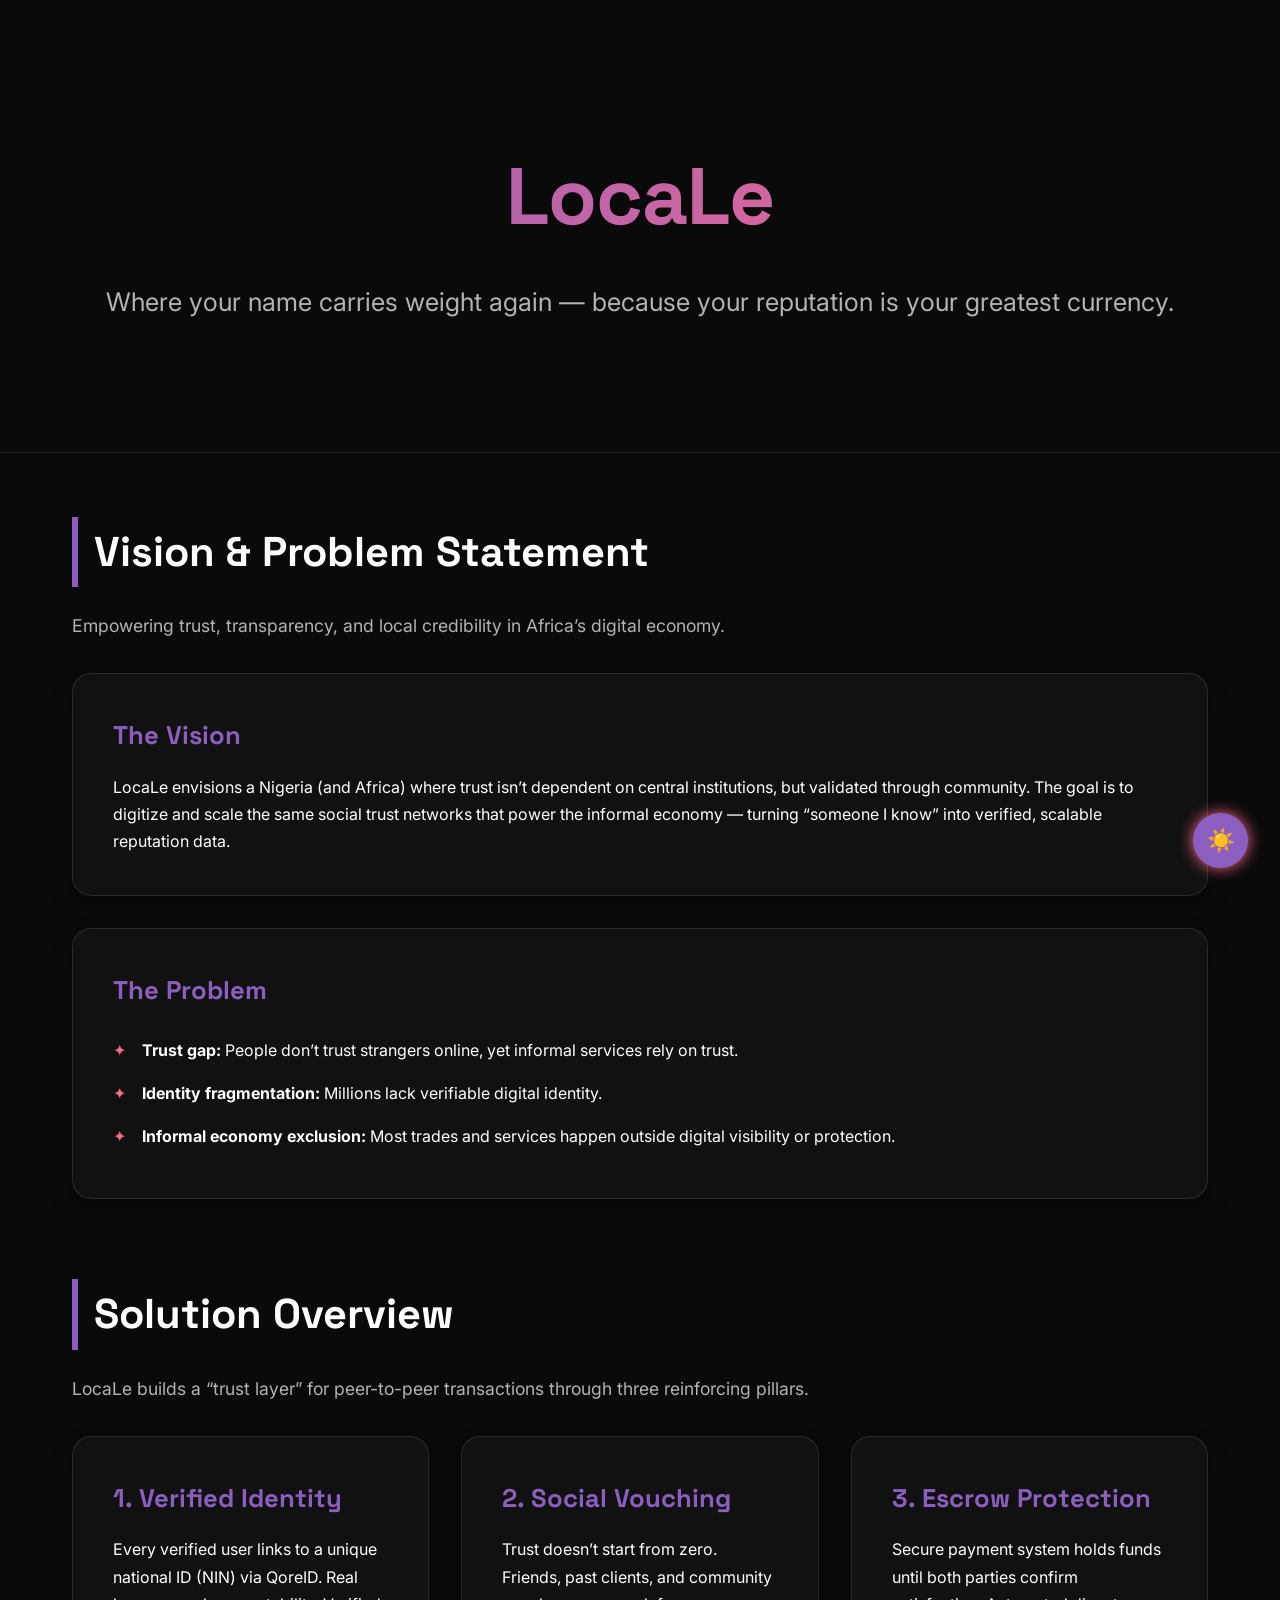
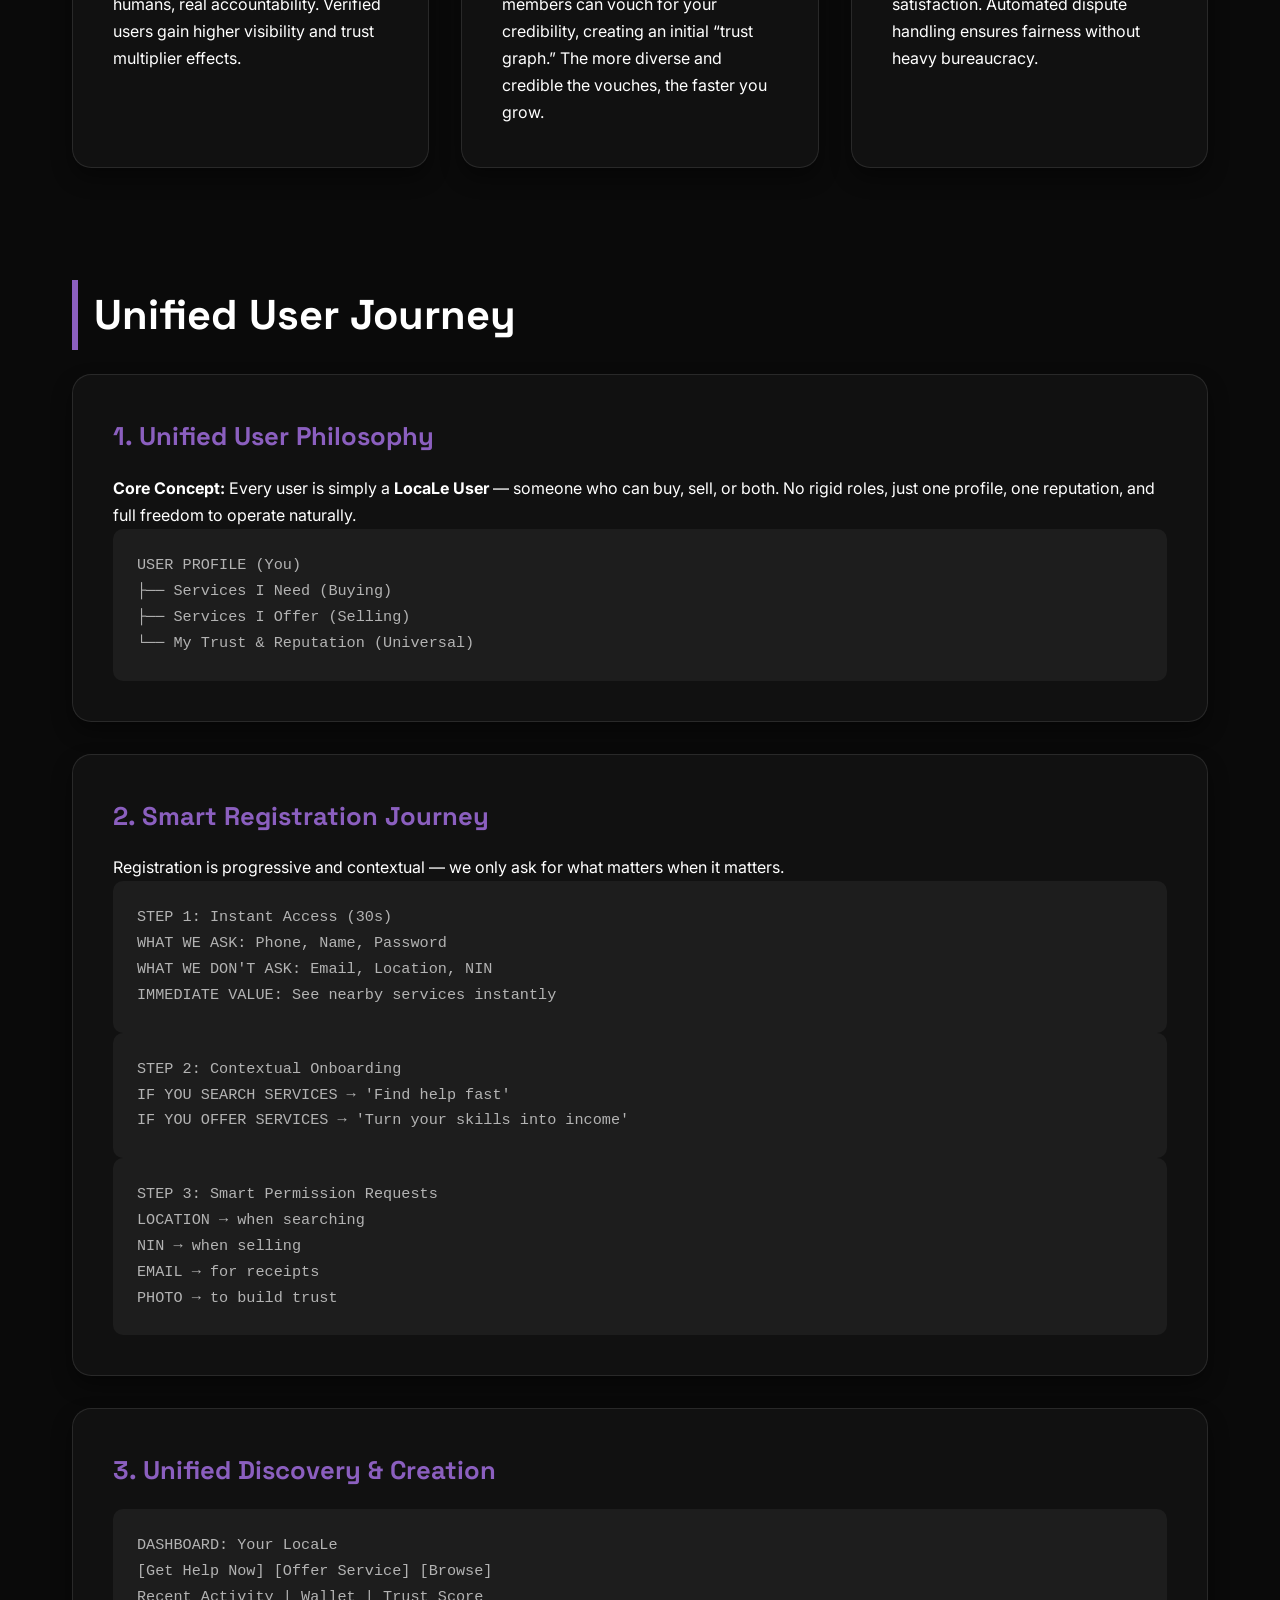
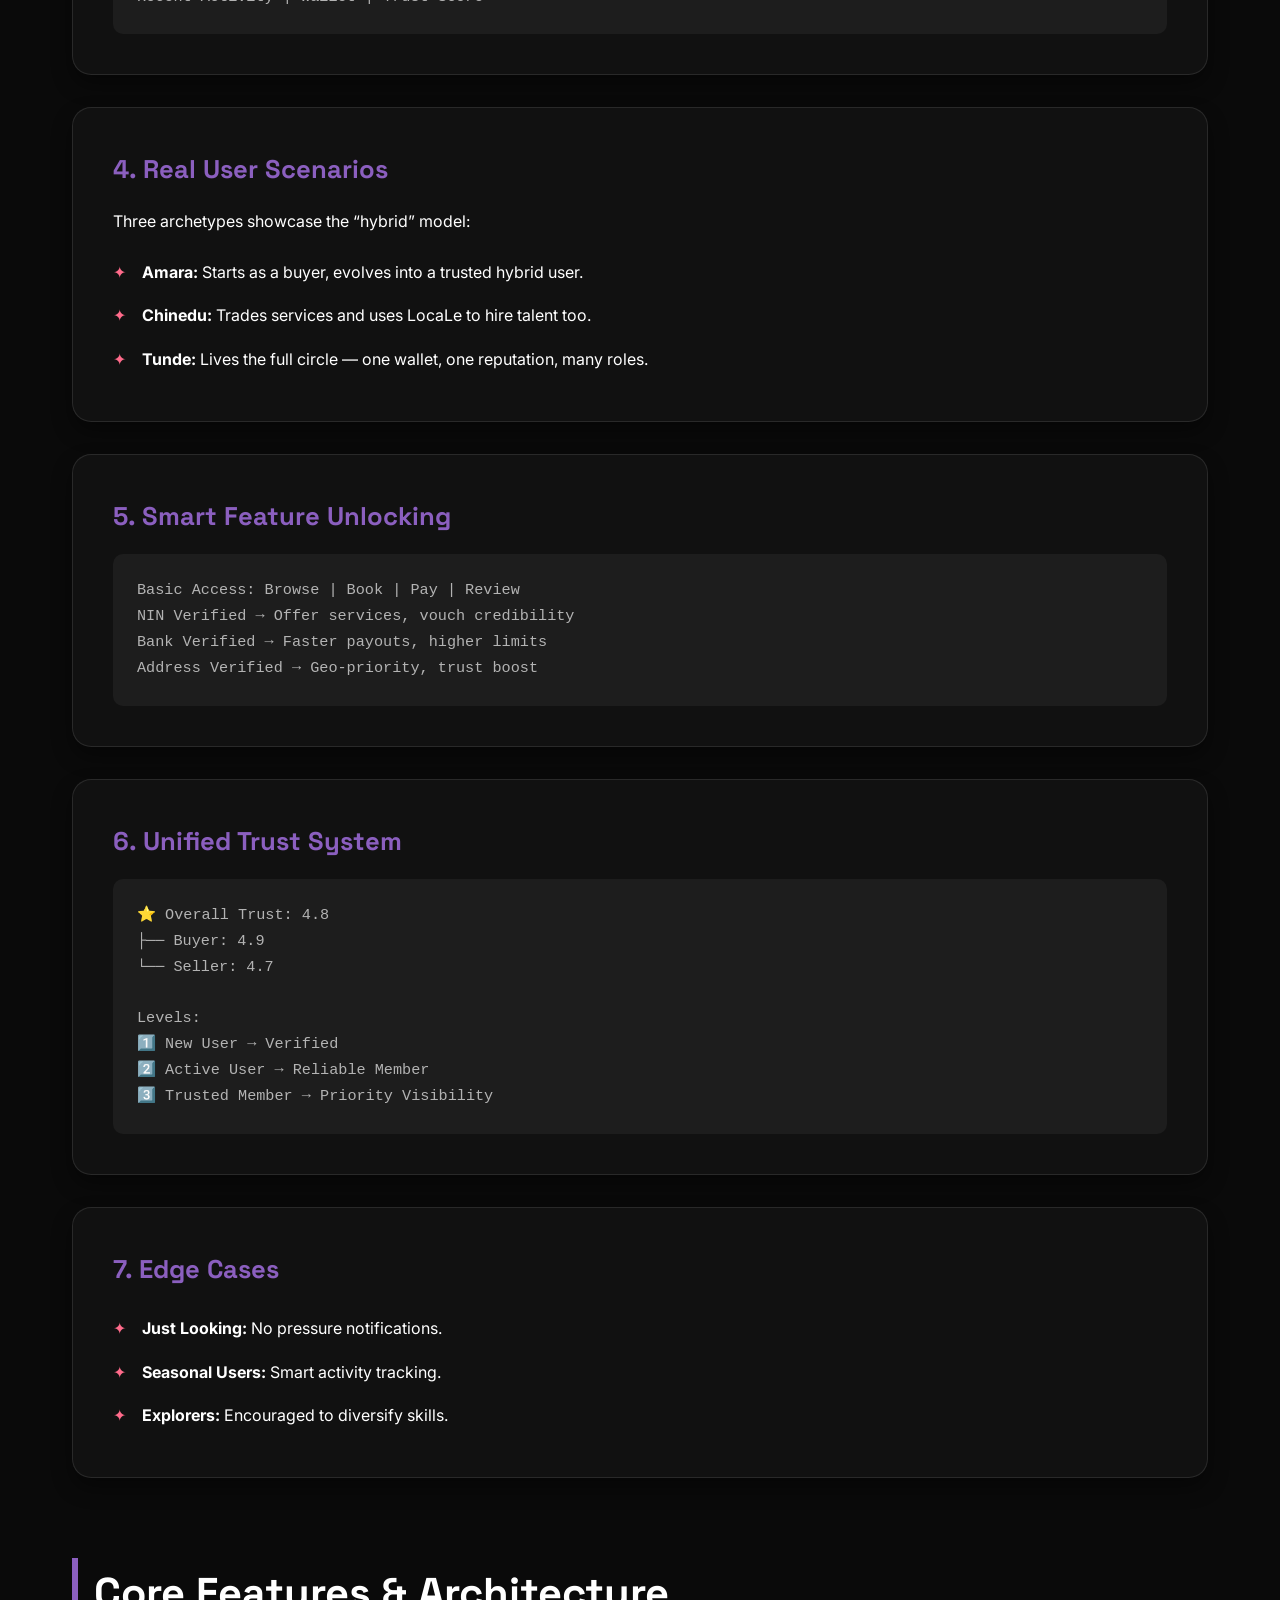
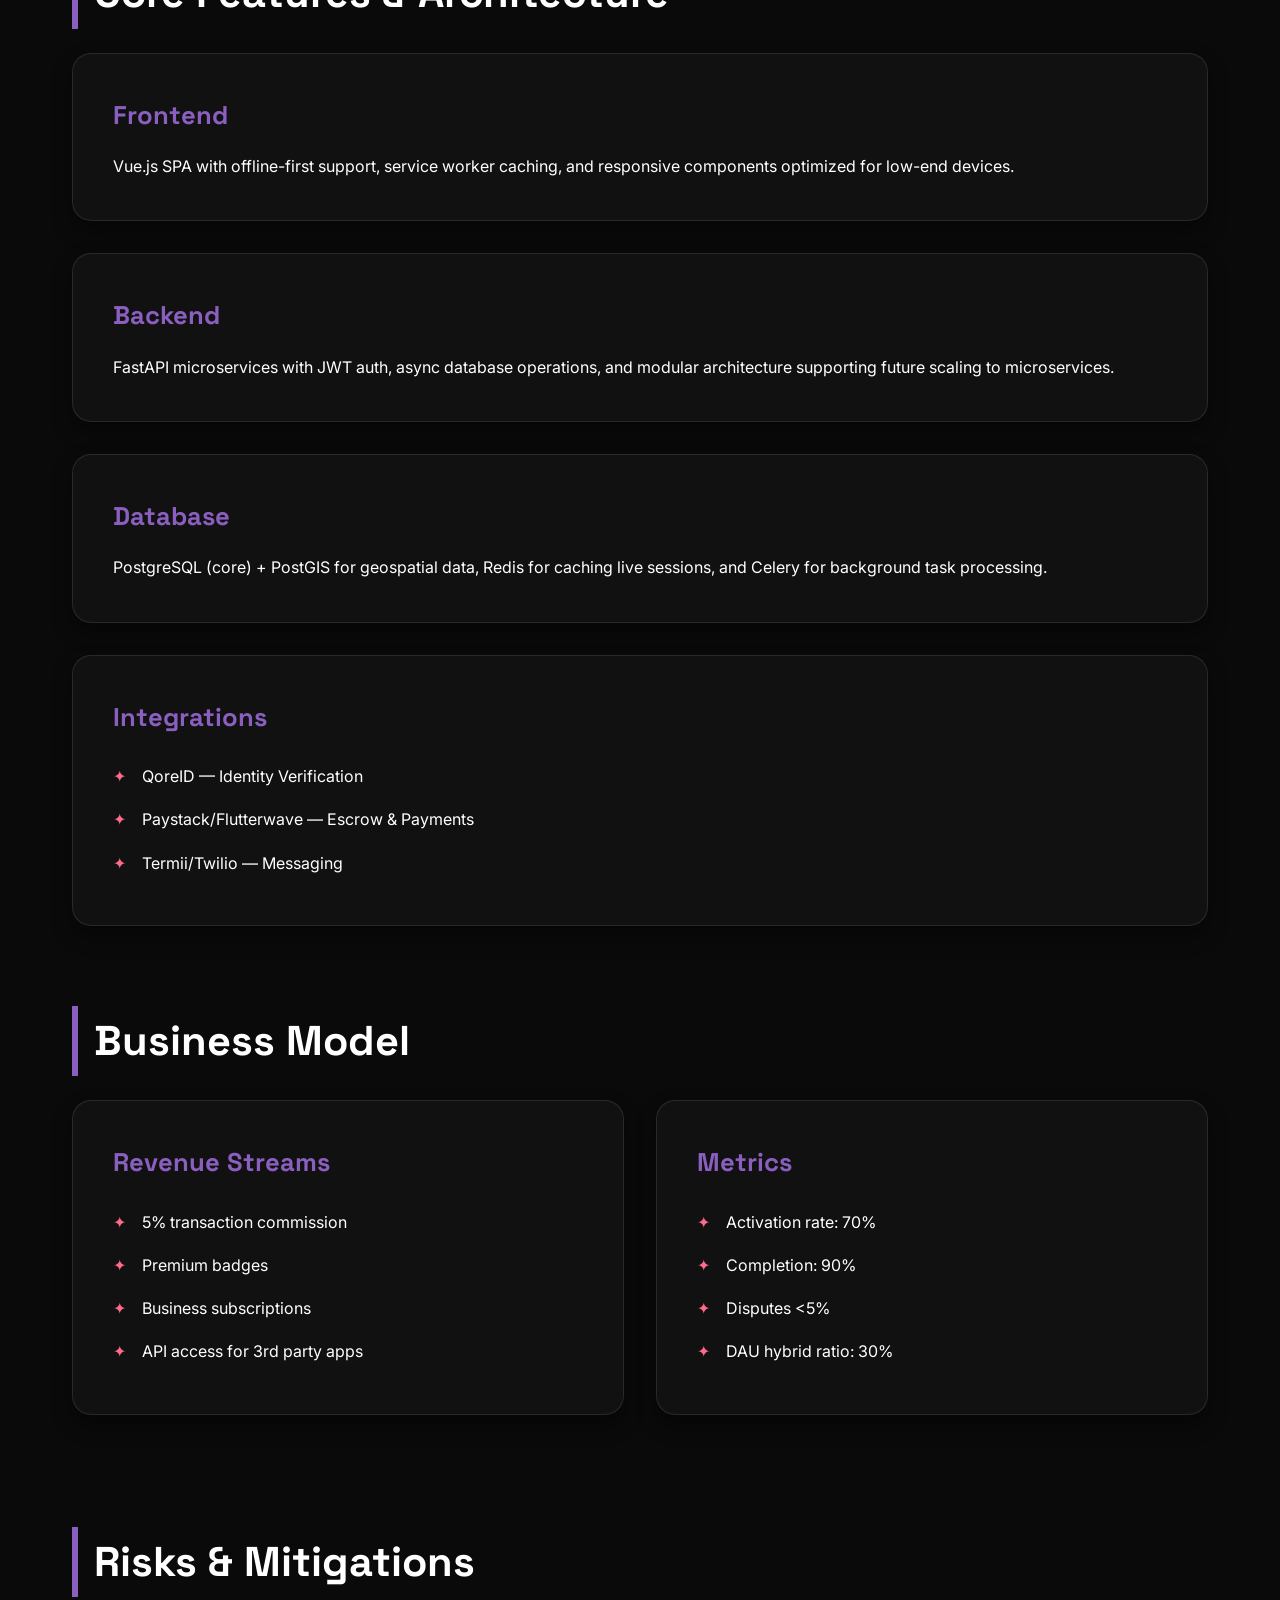
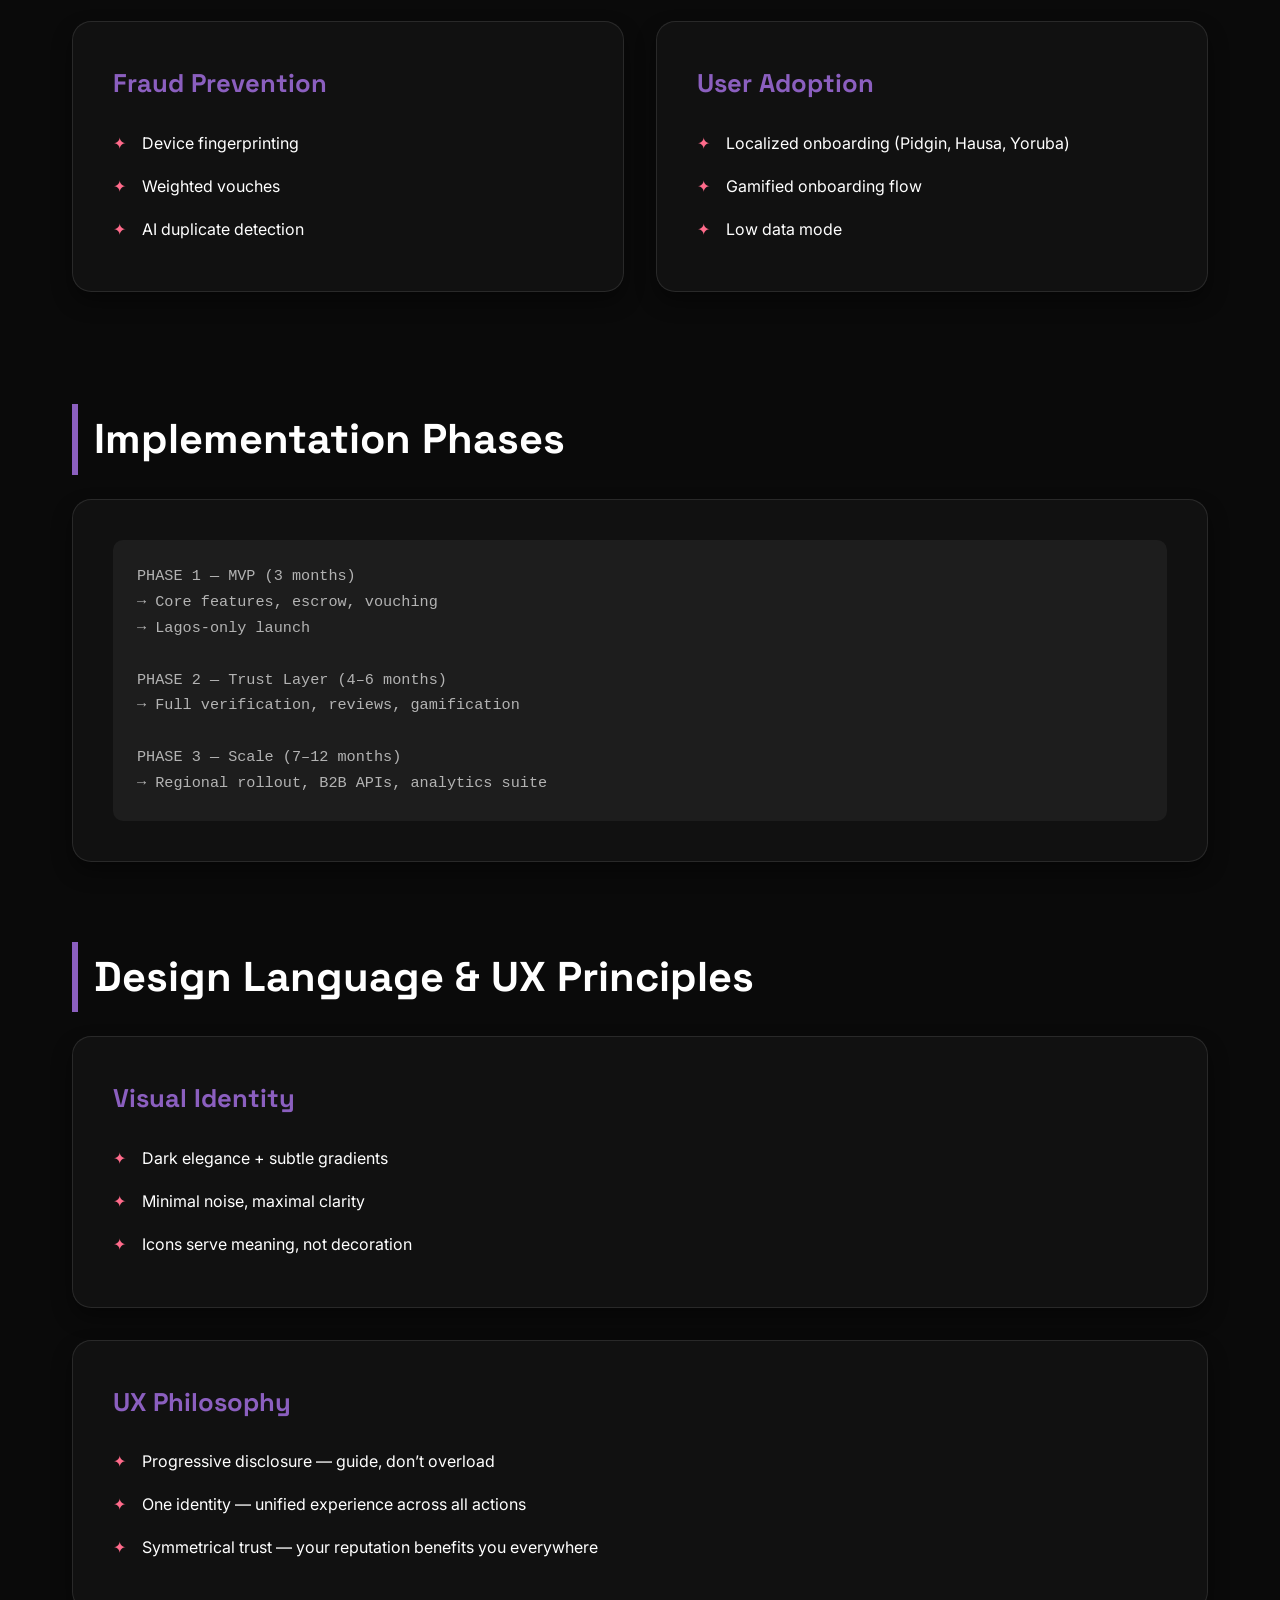
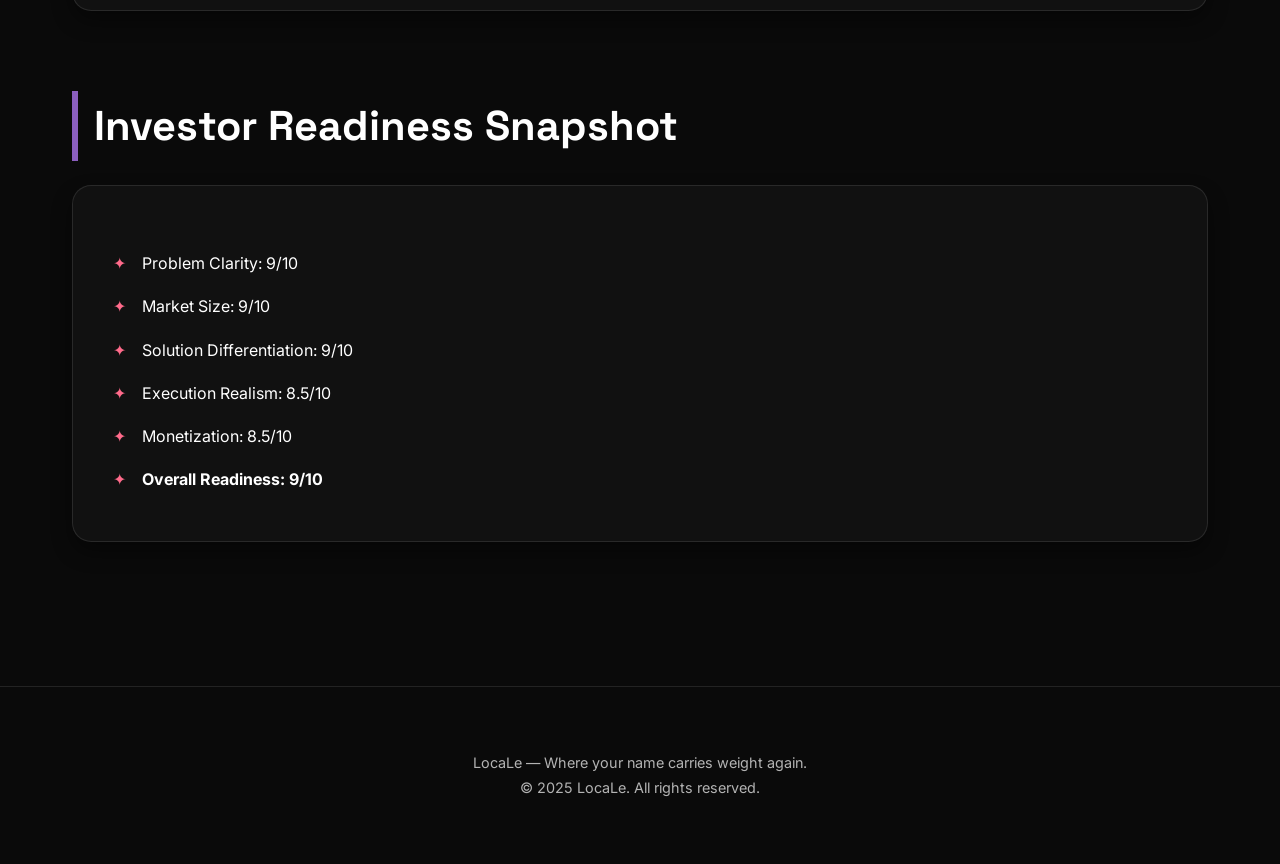
<file: LOCALE.HTML>
<!DOCTYPE html>
<html lang="en">
<head>
  <meta charset="UTF-8">
  <meta name="viewport" content="width=device-width, initial-scale=1.0">
  <title>LocaLe - Product Requirements Document (v3: The Complete Edition)</title>
  <link href="https://fonts.googleapis.com/css2?family=Inter:wght@300;400;500;600;700;800&family=Space+Grotesk:wght@400;500;600;700&display=swap" rel="stylesheet">
  <style>
    :root {
      --primary: #8B5FBF;
      --accent: #FF6B8B;
      --bg-dark: #0A0A0A;
      --bg-card: #111111;
      --text-light: #FFFFFF;
      --text-muted: #B3B3B3;
      --border: rgba(255,255,255,0.1);
    }

    * { box-sizing: border-box; margin: 0; padding: 0; }
    html, body { font-family: 'Inter', sans-serif; background: var(--bg-dark); color: var(--text-light); line-height: 1.7; transition: background 0.3s, color 0.3s; }

    header { text-align: center; padding: 8rem 2rem 6rem; border-bottom: 1px solid var(--border); position: relative; }
    header h1 { font-family: 'Space Grotesk', sans-serif; font-size: 5rem; letter-spacing: -1px; background: linear-gradient(90deg, var(--primary), var(--accent)); -webkit-background-clip: text; -webkit-text-fill-color: transparent; }
    header h2 { font-weight: 400; margin: 1rem 0 2rem; font-size: 1.6rem; color: var(--text-muted); }
    header blockquote { font-size: 1.4rem; font-style: italic; opacity: 0.9; color: var(--accent); margin-top: 2rem; }

    .theme-toggle {
      position: fixed; bottom: 2rem; right: 2rem; background: var(--primary);
      color: white; border: none; border-radius: 50%; width: 55px; height: 55px;
      font-size: 1.4rem; cursor: pointer; box-shadow: 0 0 15px var(--accent);
      transition: all 0.3s ease;
    }
    .theme-toggle:hover { transform: scale(1.1); box-shadow: 0 0 25px var(--accent); }

    main { max-width: 1200px; margin: 0 auto; padding: 4rem 2rem; }
    section { margin-bottom: 5rem; }
    h2.section-title { font-family: 'Space Grotesk', sans-serif; font-size: 2.6rem; border-left: 6px solid var(--primary); padding-left: 1rem; margin-bottom: 1.5rem; }
    p.subtitle { color: var(--text-muted); margin-bottom: 2rem; font-size: 1.1rem; }

    .card { background: var(--bg-card); border: 1px solid var(--border); border-radius: 1.2rem; padding: 2.5rem; margin-bottom: 2rem; box-shadow: 0 10px 20px rgba(0,0,0,0.4); }
    .card h3 { font-family: 'Space Grotesk'; font-size: 1.6rem; color: var(--primary); margin-bottom: 1rem; }
    .card ul { list-style: none; margin-top: 1rem; }
    .card ul li { padding: 0.5rem 0; position: relative; padding-left: 1.8rem; }
    .card ul li::before { content: '✦'; position: absolute; left: 0; color: var(--accent); }

    .two-col { display: grid; grid-template-columns: repeat(auto-fit, minmax(350px, 1fr)); gap: 2rem; }

    pre { background: rgba(255,255,255,0.05); border-radius: 10px; padding: 1.5rem; color: var(--text-muted); overflow-x: auto; font-size: 0.95rem; }

    footer { text-align: center; padding: 4rem 2rem; border-top: 1px solid var(--border); color: var(--text-muted); font-size: 0.9rem; }

    @media print {
      :root {
        --bg-dark: #ffffff; --bg-card: #ffffff; --text-light: #111111; --text-muted: #444444; --border: #cccccc; --primary: #4a306d; --accent: #ff4081;
      }
      body { background: var(--bg-dark); color: var(--text-light); }
      header, footer { border: none; color: var(--text-light); }
      .card { border: 1px solid #ddd; box-shadow: none; page-break-inside: avoid; }
      section { page-break-after: always; }
      .theme-toggle { display: none; }
    }
  </style>
</head>
<body>
  <header>
    <h1>LocaLe</h1>
    <h2>Where your name carries weight again — because your reputation is your greatest currency.</h2>
  </header>

  <main>
    <section>
      <h2 class="section-title">Vision & Problem Statement</h2>
      <p class="subtitle">Empowering trust, transparency, and local credibility in Africa’s digital economy.</p>
      <div class="card">
        <h3>The Vision</h3>
        <p>LocaLe envisions a Nigeria (and Africa) where trust isn’t dependent on central institutions, but validated through community. The goal is to digitize and scale the same social trust networks that power the informal economy — turning “someone I know” into verified, scalable reputation data.</p>
      </div>
      <div class="card">
        <h3>The Problem</h3>
        <ul>
          <li><strong>Trust gap:</strong> People don’t trust strangers online, yet informal services rely on trust.</li>
          <li><strong>Identity fragmentation:</strong> Millions lack verifiable digital identity.</li>
          <li><strong>Informal economy exclusion:</strong> Most trades and services happen outside digital visibility or protection.</li>
        </ul>
      </div>
    </section>

    <section>
      <h2 class="section-title">Solution Overview</h2>
      <p class="subtitle">LocaLe builds a “trust layer” for peer-to-peer transactions through three reinforcing pillars.</p>
      <div class="two-col">
        <div class="card">
          <h3>1. Verified Identity</h3>
          <p>Every verified user links to a unique national ID (NIN) via QoreID. Real humans, real accountability. Verified users gain higher visibility and trust multiplier effects.</p>
        </div>
        <div class="card">
          <h3>2. Social Vouching</h3>
          <p>Trust doesn’t start from zero. Friends, past clients, and community members can vouch for your credibility, creating an initial “trust graph.” The more diverse and credible the vouches, the faster you grow.</p>
        </div>
        <div class="card">
          <h3>3. Escrow Protection</h3>
          <p>Secure payment system holds funds until both parties confirm satisfaction. Automated dispute handling ensures fairness without heavy bureaucracy.</p>
        </div>
      </div>
    </section>

    <section>
      <h2 class="section-title">Unified User Journey</h2>
      <div class="card">
        <h3>1. Unified User Philosophy</h3>
        <p><strong>Core Concept:</strong> Every user is simply a <strong>LocaLe User</strong> — someone who can buy, sell, or both. No rigid roles, just one profile, one reputation, and full freedom to operate naturally.</p>
        <pre><code>USER PROFILE (You)
├── Services I Need (Buying)
├── Services I Offer (Selling)
└── My Trust & Reputation (Universal)</code></pre>
      </div>
      <div class="card">
        <h3>2. Smart Registration Journey</h3>
        <p>Registration is progressive and contextual — we only ask for what matters when it matters.</p>
        <pre><code>STEP 1: Instant Access (30s)
WHAT WE ASK: Phone, Name, Password
WHAT WE DON'T ASK: Email, Location, NIN
IMMEDIATE VALUE: See nearby services instantly</code></pre>
        <pre><code>STEP 2: Contextual Onboarding
IF YOU SEARCH SERVICES → 'Find help fast'
IF YOU OFFER SERVICES → 'Turn your skills into income'</code></pre>
        <pre><code>STEP 3: Smart Permission Requests
LOCATION → when searching
NIN → when selling
EMAIL → for receipts
PHOTO → to build trust</code></pre>
      </div>

      <div class="card">
        <h3>3. Unified Discovery & Creation</h3>
        <pre><code>DASHBOARD: Your LocaLe
[Get Help Now] [Offer Service] [Browse]
Recent Activity | Wallet | Trust Score</code></pre>
      </div>

      <div class="card">
        <h3>4. Real User Scenarios</h3>
        <p>Three archetypes showcase the “hybrid” model:</p>
        <ul>
          <li><strong>Amara:</strong> Starts as a buyer, evolves into a trusted hybrid user.</li>
          <li><strong>Chinedu:</strong> Trades services and uses LocaLe to hire talent too.</li>
          <li><strong>Tunde:</strong> Lives the full circle — one wallet, one reputation, many roles.</li>
        </ul>
      </div>

      <div class="card">
        <h3>5. Smart Feature Unlocking</h3>
        <pre><code>Basic Access: Browse | Book | Pay | Review
NIN Verified → Offer services, vouch credibility
Bank Verified → Faster payouts, higher limits
Address Verified → Geo-priority, trust boost</code></pre>
      </div>

      <div class="card">
        <h3>6. Unified Trust System</h3>
        <pre><code>⭐ Overall Trust: 4.8
├── Buyer: 4.9
└── Seller: 4.7

Levels:
1️⃣ New User → Verified
2️⃣ Active User → Reliable Member
3️⃣ Trusted Member → Priority Visibility</code></pre>
      </div>

      <div class="card">
        <h3>7. Edge Cases</h3>
        <ul>
          <li><strong>Just Looking:</strong> No pressure notifications.</li>
          <li><strong>Seasonal Users:</strong> Smart activity tracking.</li>
          <li><strong>Explorers:</strong> Encouraged to diversify skills.</li>
        </ul>
      </div>
    </section>

    <section>
      <h2 class="section-title">Core Features & Architecture</h2>
      <div class="card"><h3>Frontend</h3><p>Vue.js SPA with offline-first support, service worker caching, and responsive components optimized for low-end devices.</p></div>
      <div class="card"><h3>Backend</h3><p>FastAPI microservices with JWT auth, async database operations, and modular architecture supporting future scaling to microservices.</p></div>
      <div class="card"><h3>Database</h3><p>PostgreSQL (core) + PostGIS for geospatial data, Redis for caching live sessions, and Celery for background task processing.</p></div>
      <div class="card"><h3>Integrations</h3><ul><li>QoreID — Identity Verification</li><li>Paystack/Flutterwave — Escrow & Payments</li><li>Termii/Twilio — Messaging</li></ul></div>
    </section>

    <section>
      <h2 class="section-title">Business Model</h2>
      <div class="two-col">
        <div class="card"><h3>Revenue Streams</h3><ul><li>5% transaction commission</li><li>Premium badges</li><li>Business subscriptions</li><li>API access for 3rd party apps</li></ul></div>
        <div class="card"><h3>Metrics</h3><ul><li>Activation rate: 70%</li><li>Completion: 90%</li><li>Disputes <5%</li><li>DAU hybrid ratio: 30%</li></ul></div>
      </div>
    </section>

    <section>
      <h2 class="section-title">Risks & Mitigations</h2>
      <div class="two-col">
        <div class="card"><h3>Fraud Prevention</h3><ul><li>Device fingerprinting</li><li>Weighted vouches</li><li>AI duplicate detection</li></ul></div>
        <div class="card"><h3>User Adoption</h3><ul><li>Localized onboarding (Pidgin, Hausa, Yoruba)</li><li>Gamified onboarding flow</li><li>Low data mode</li></ul></div>
      </div>
    </section>

    <section>
      <h2 class="section-title">Implementation Phases</h2>
      <div class="card"><pre><code>PHASE 1 — MVP (3 months)
→ Core features, escrow, vouching
→ Lagos-only launch

PHASE 2 — Trust Layer (4–6 months)
→ Full verification, reviews, gamification

PHASE 3 — Scale (7–12 months)
→ Regional rollout, B2B APIs, analytics suite</code></pre></div>
    </section>

    <section>
      <h2 class="section-title">Design Language & UX Principles</h2>
      <div class="card"><h3>Visual Identity</h3><ul><li>Dark elegance + subtle gradients</li><li>Minimal noise, maximal clarity</li><li>Icons serve meaning, not decoration</li></ul></div>
      <div class="card"><h3>UX Philosophy</h3><ul><li>Progressive disclosure — guide, don’t overload</li><li>One identity — unified experience across all actions</li><li>Symmetrical trust — your reputation benefits you everywhere</li></ul></div>
    </section>

    <section>
      <h2 class="section-title">Investor Readiness Snapshot</h2>
      <div class="card"><ul><li>Problem Clarity: 9/10</li><li>Market Size: 9/10</li><li>Solution Differentiation: 9/10</li><li>Execution Realism: 8.5/10</li><li>Monetization: 8.5/10</li><li><strong>Overall Readiness: 9/10</strong></li></ul></div>
    </section>
  </main>

  <footer>
    <p>LocaLe — Where your name carries weight again.</p>
    <p>© 2025 LocaLe. All rights reserved.</p>
  </footer>

  <button class="theme-toggle" id="toggleBtn">☀️</button>
  <script>
    const toggle = document.getElementById('toggleBtn');
    let dark = true;
    toggle.addEventListener('click', () => {
      document.documentElement.style.setProperty('--bg-dark', dark ? '#ffffff' : '#0A0A0A');
      document.documentElement.style.setProperty('--bg-card', dark ? '#f5f5f5' : '#111111');
      document.documentElement.style.setProperty('--text-light', dark ? '#111111' : '#ffffff');
      document.documentElement.style.setProperty('--text-muted', dark ? '#444444' : '#b3b3b3');
      document.documentElement.style.setProperty('--border', dark ? '#cccccc' : 'rgba(255,255,255,0.1)');
      toggle.textContent = dark ? '🌙' : '☀️';
      dark = !dark;
    });
  </script>
</body>
</html>
</file>
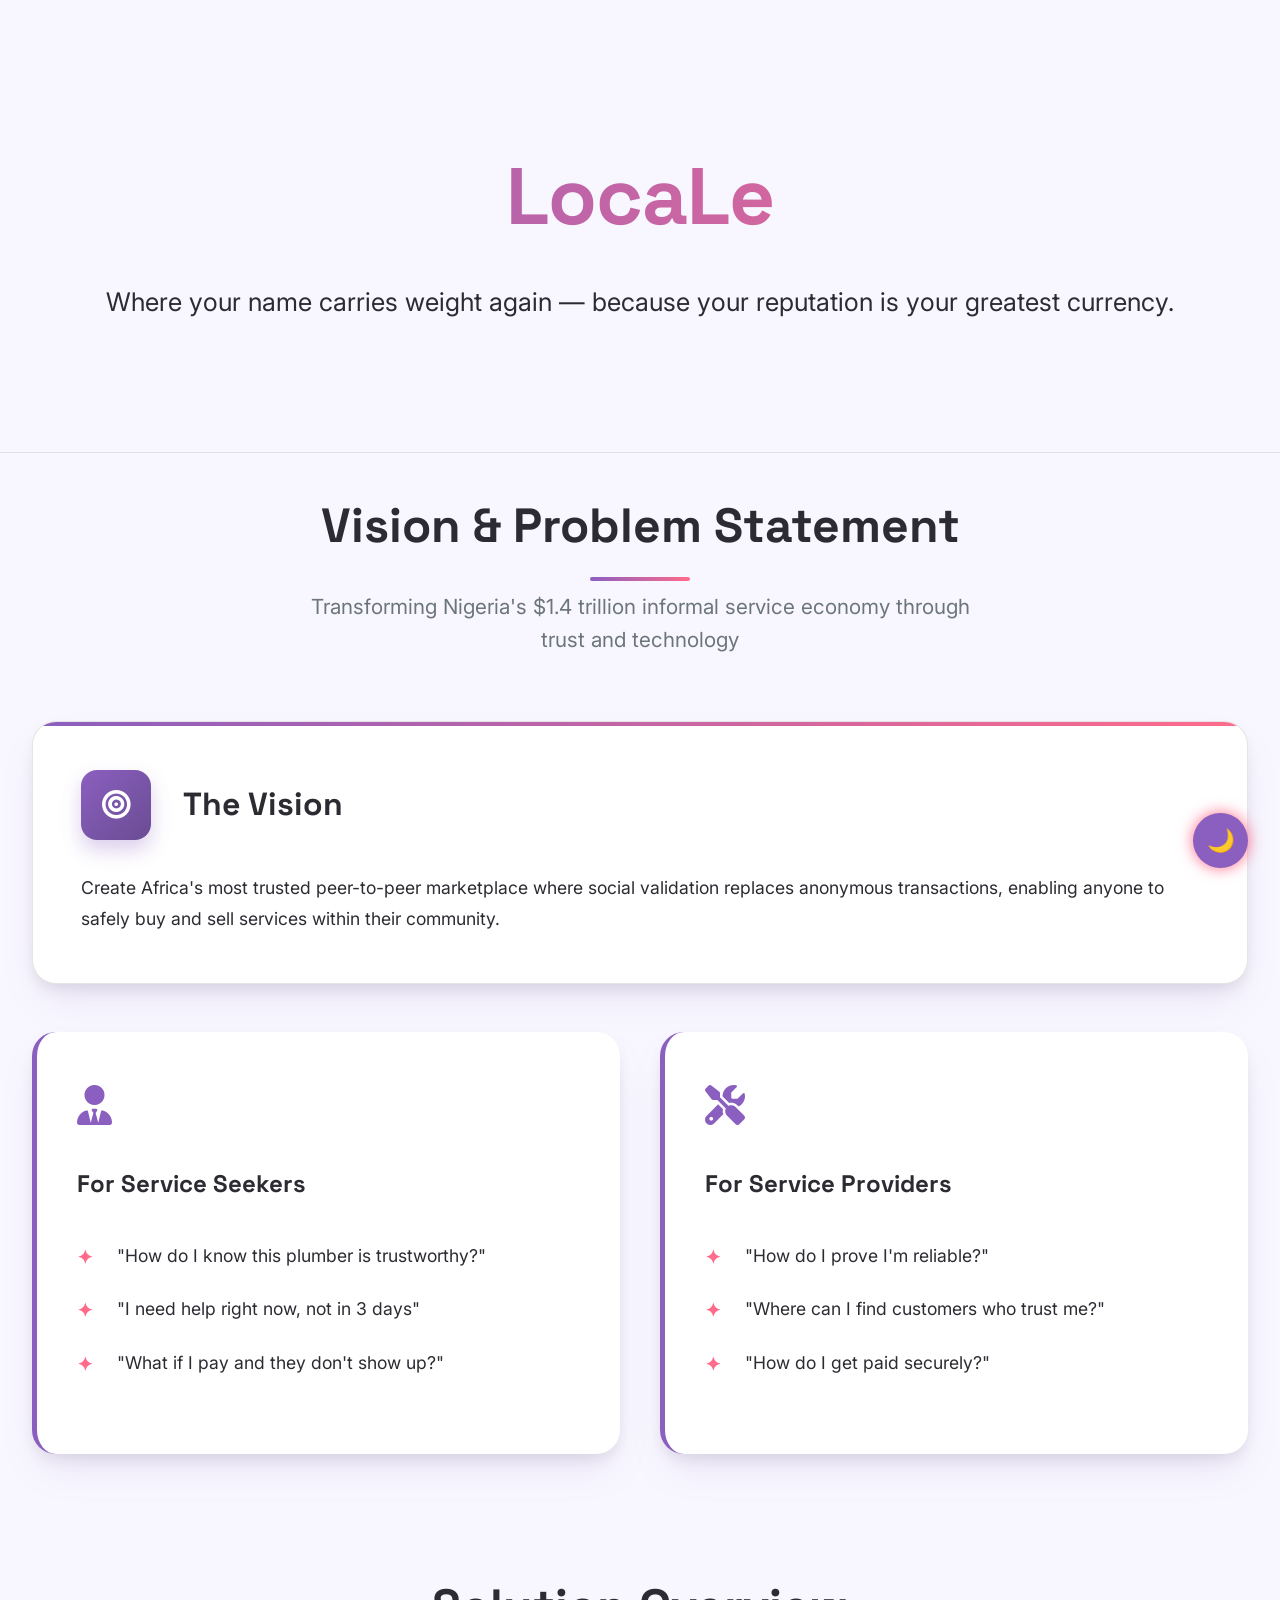
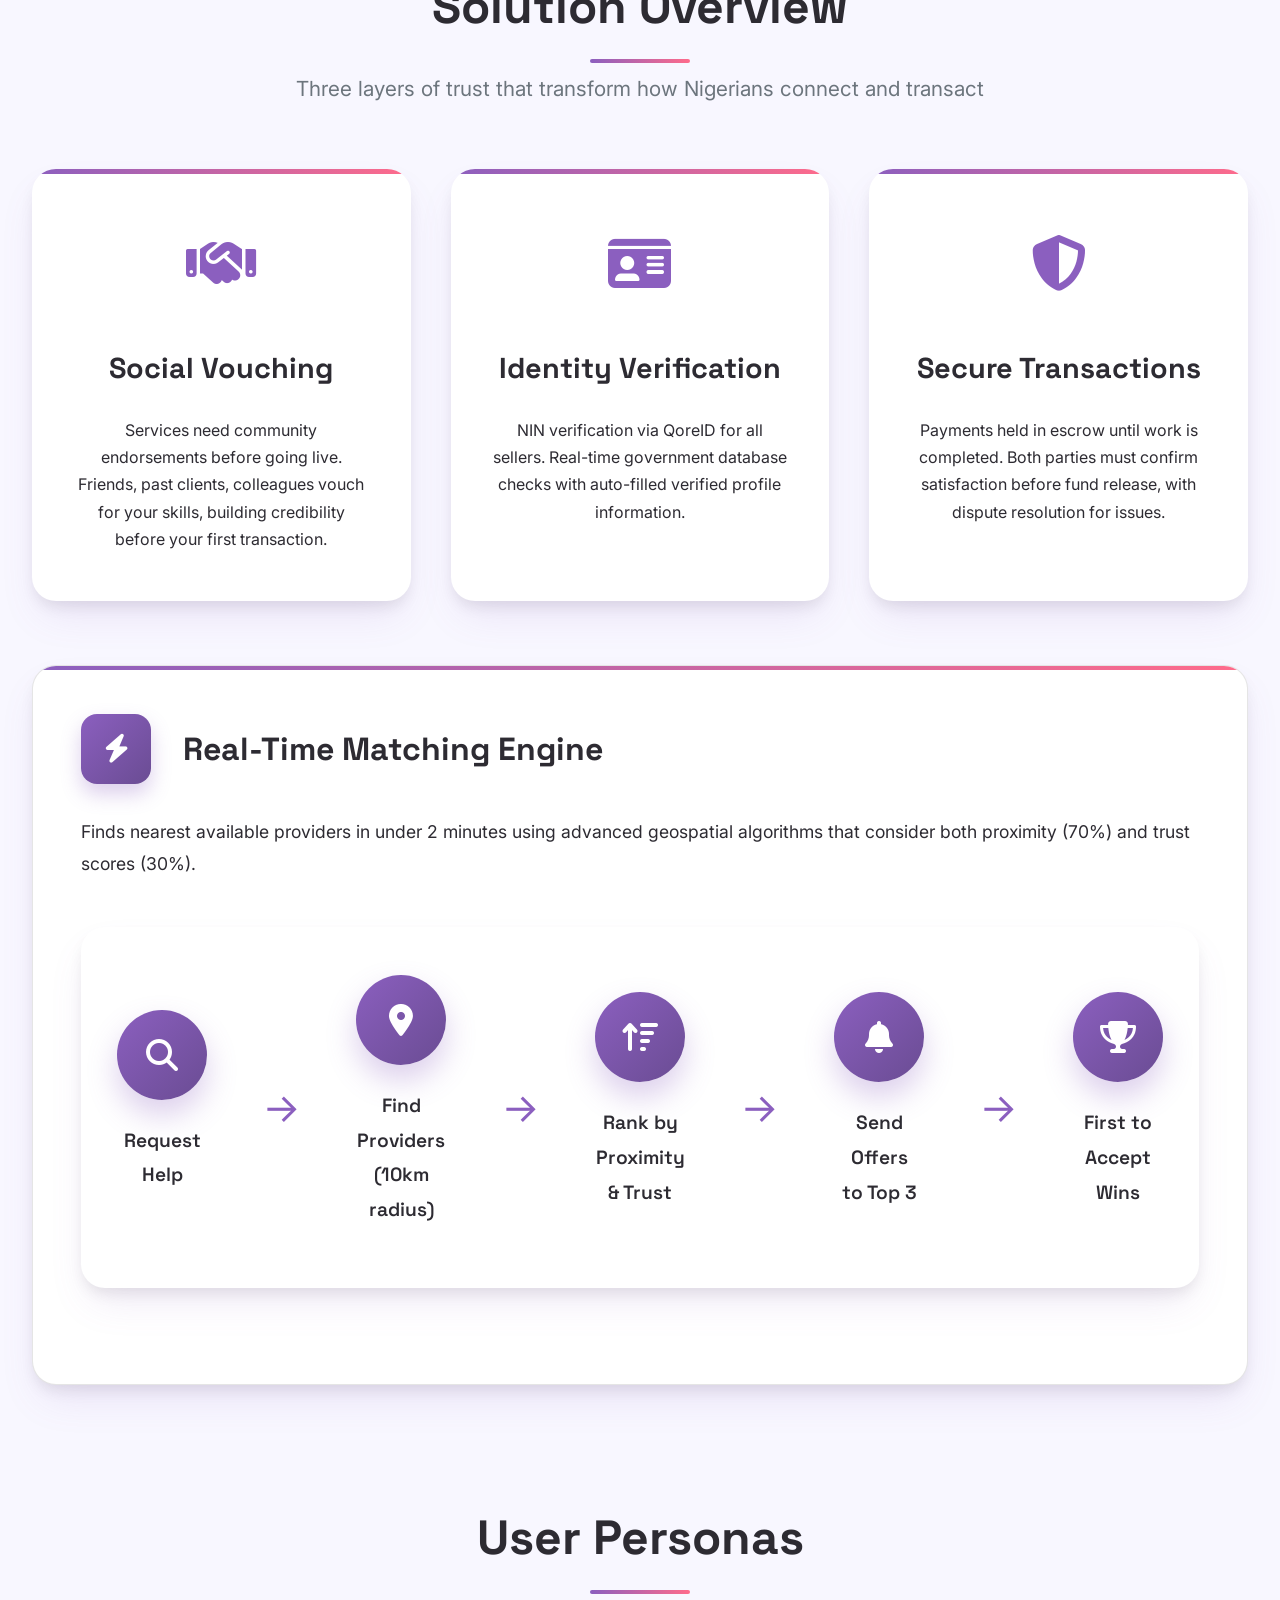
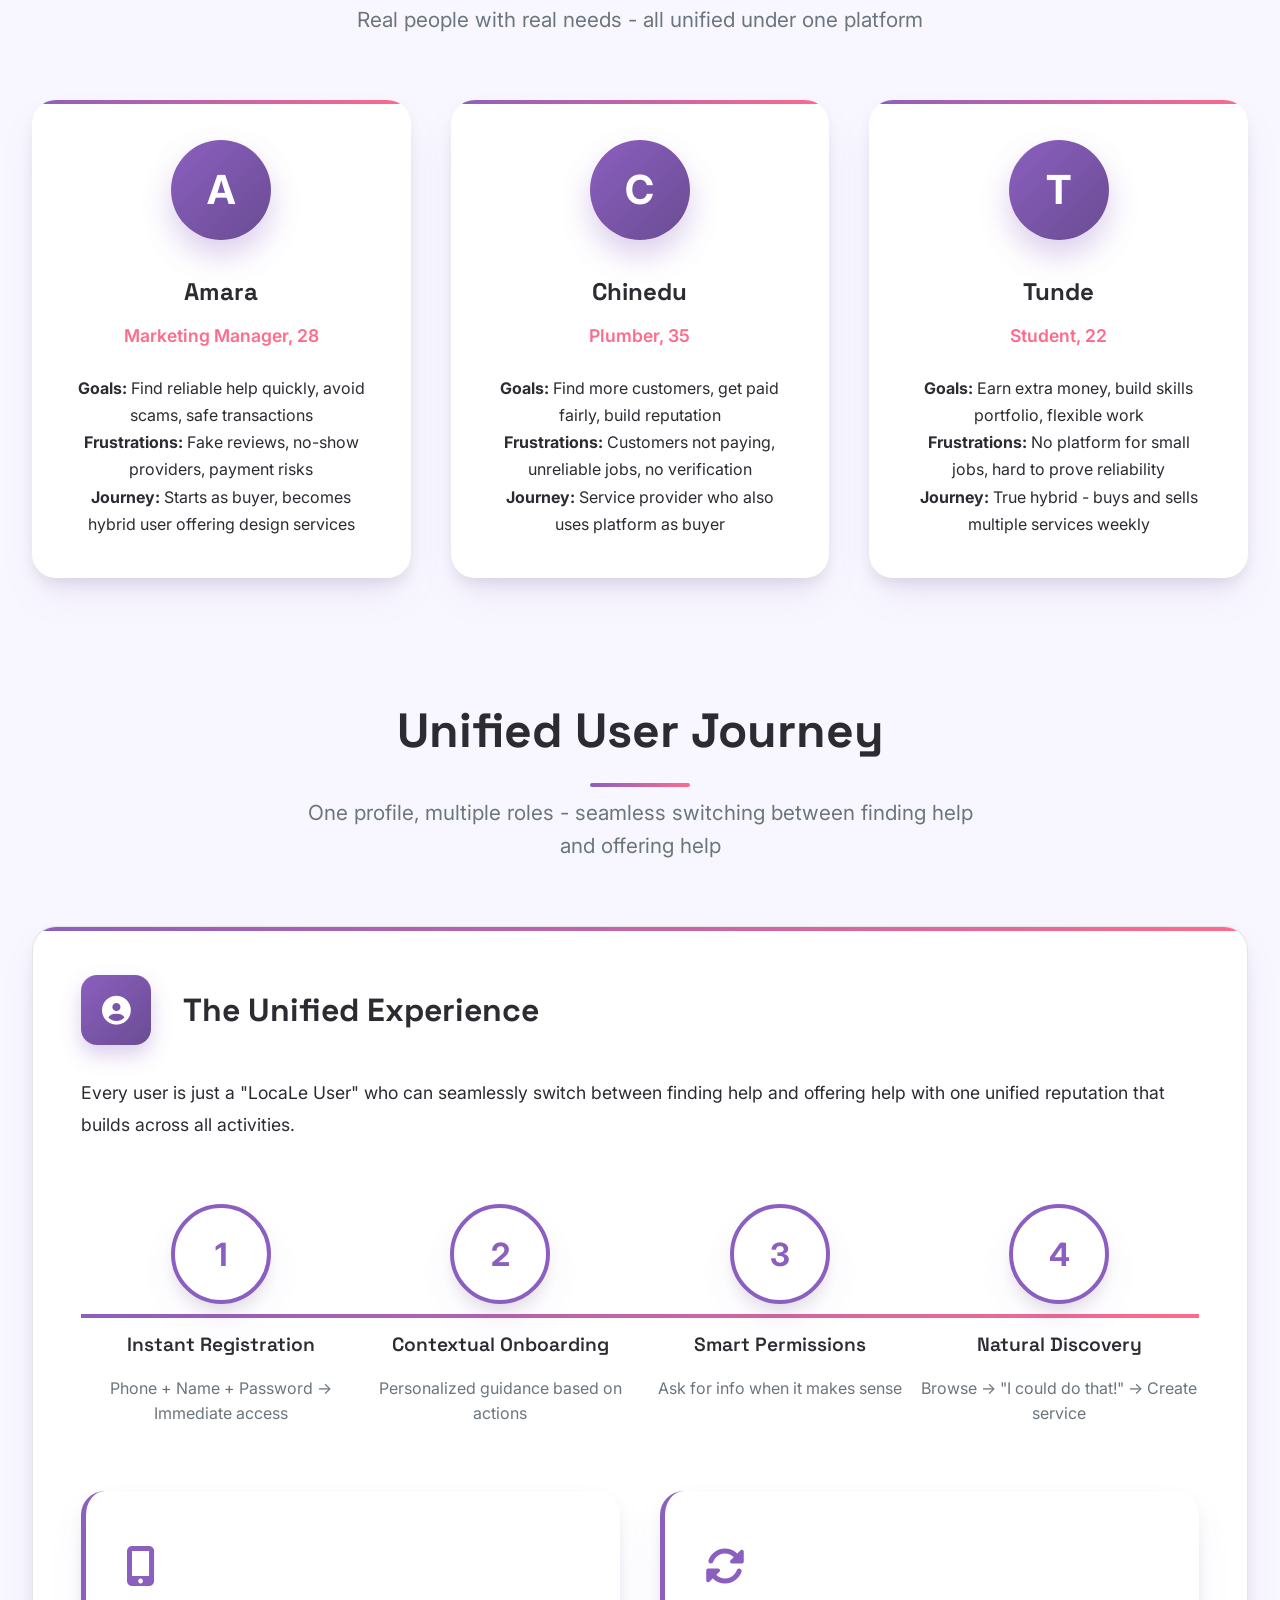
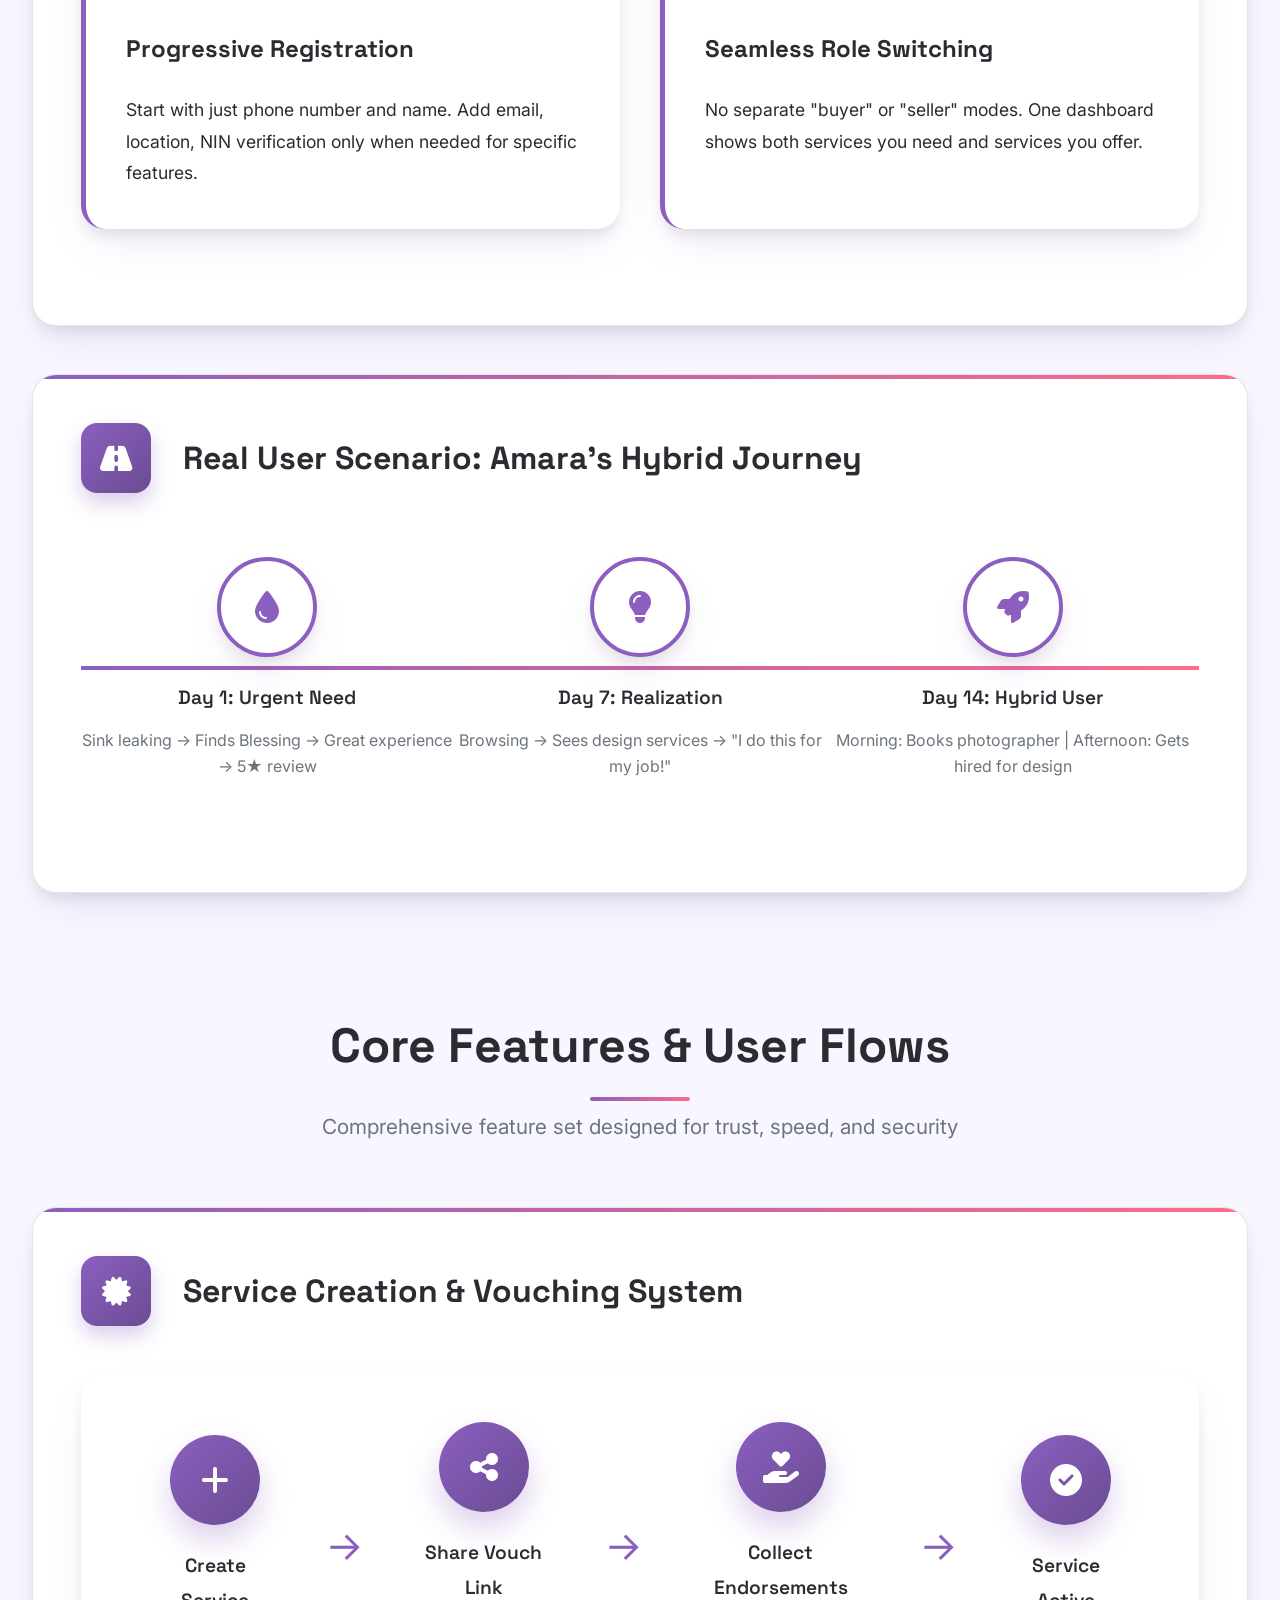
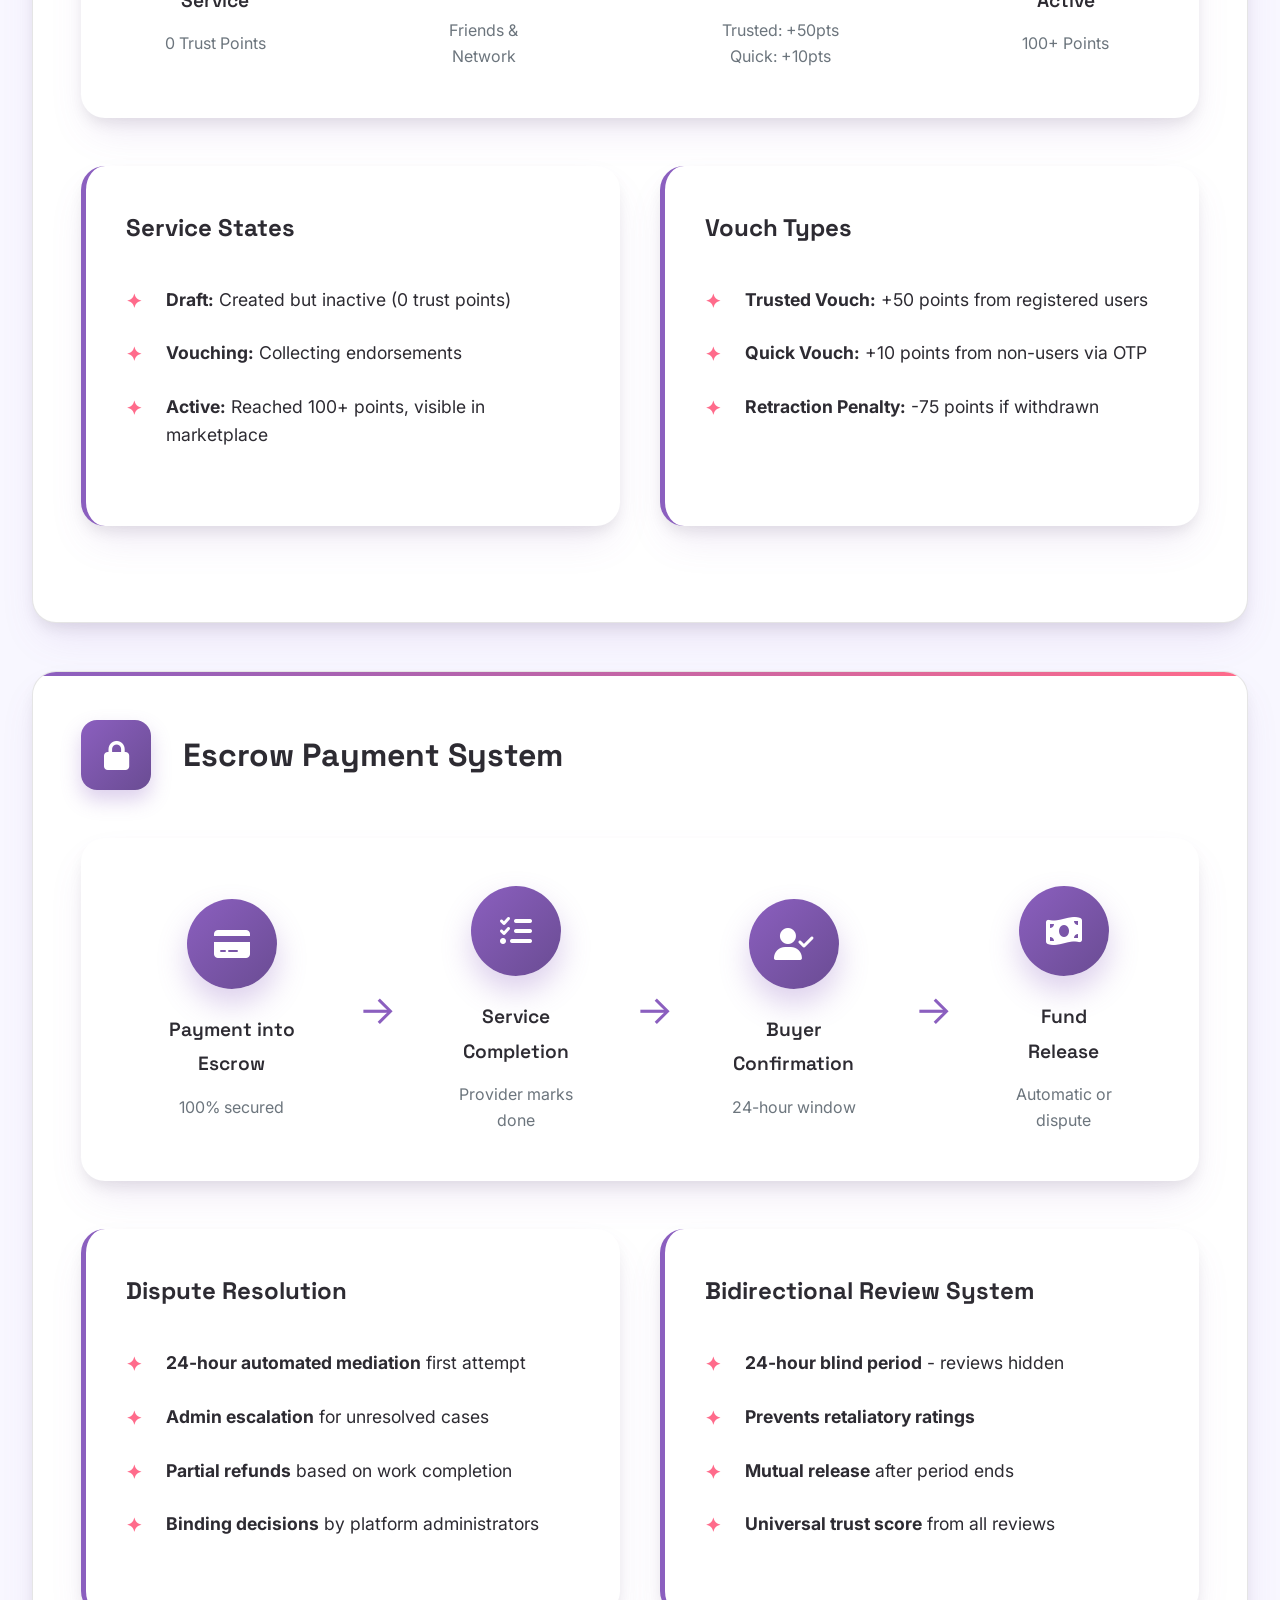
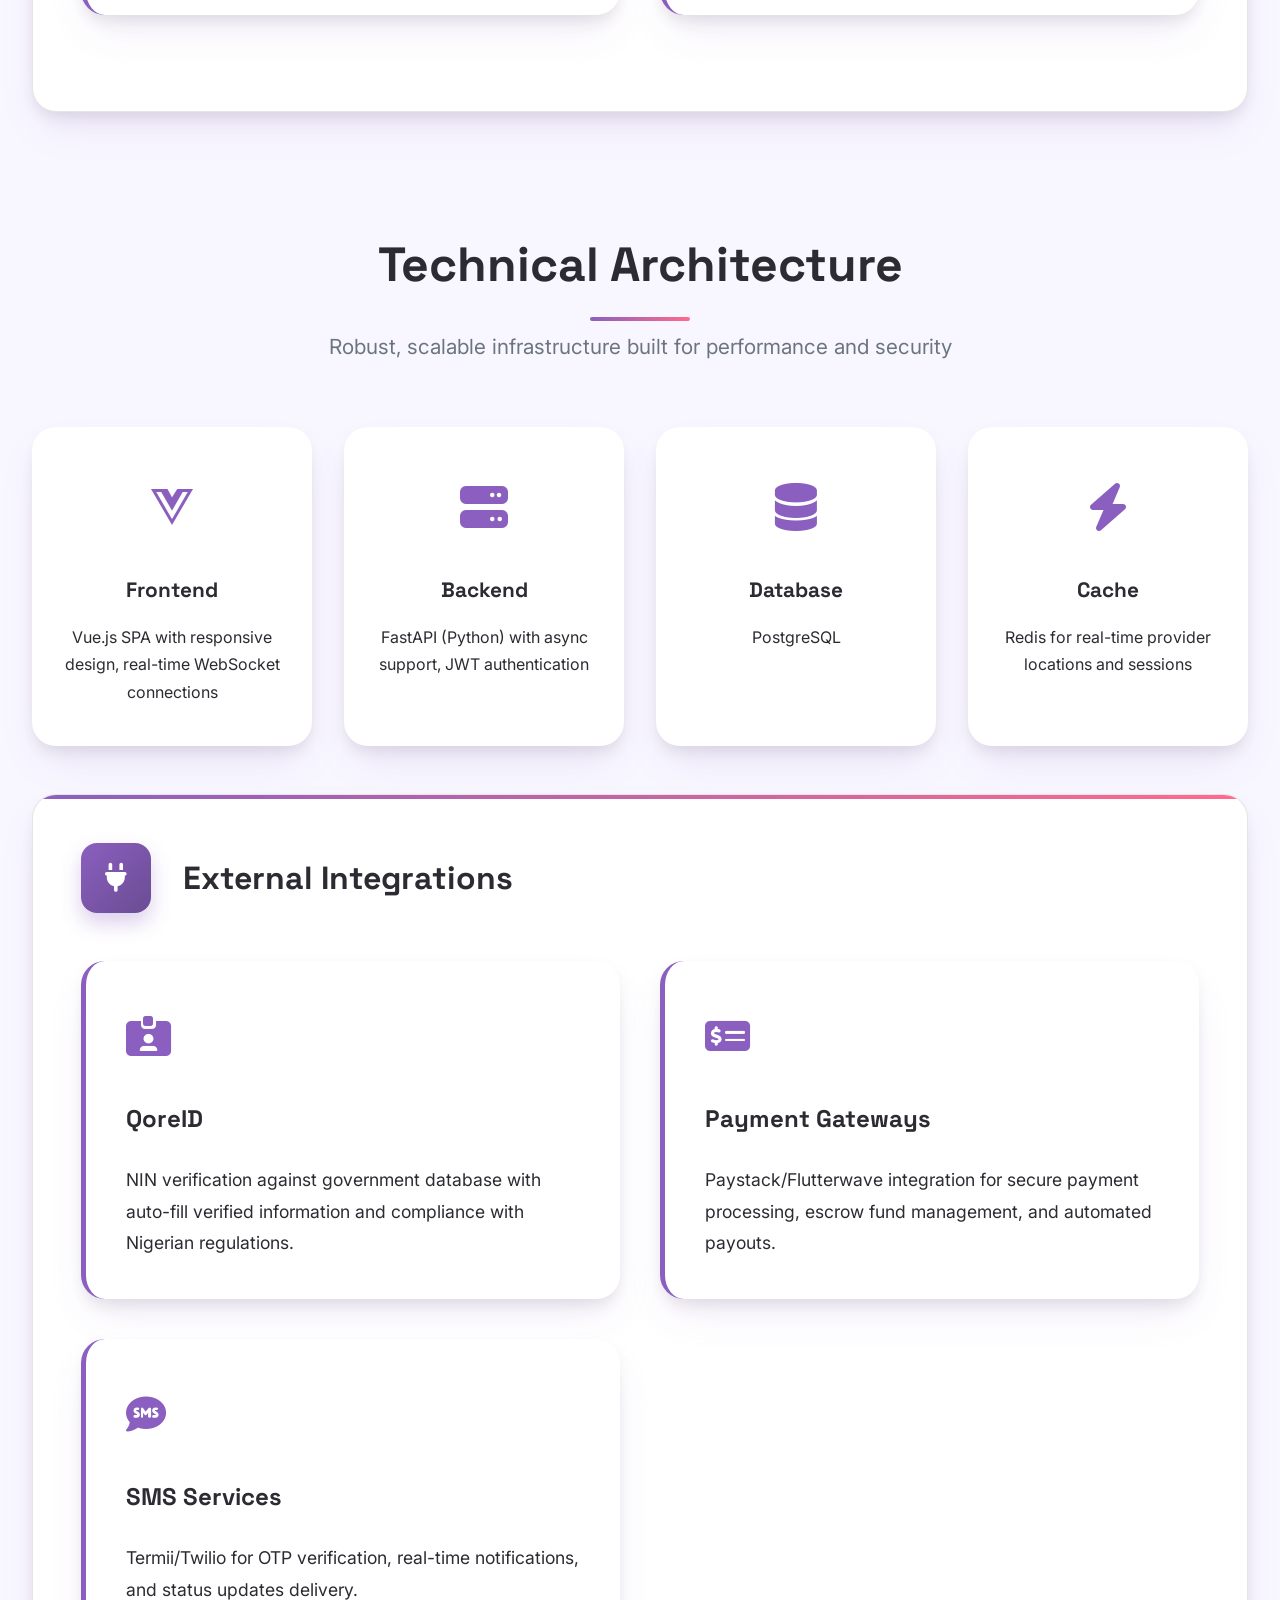
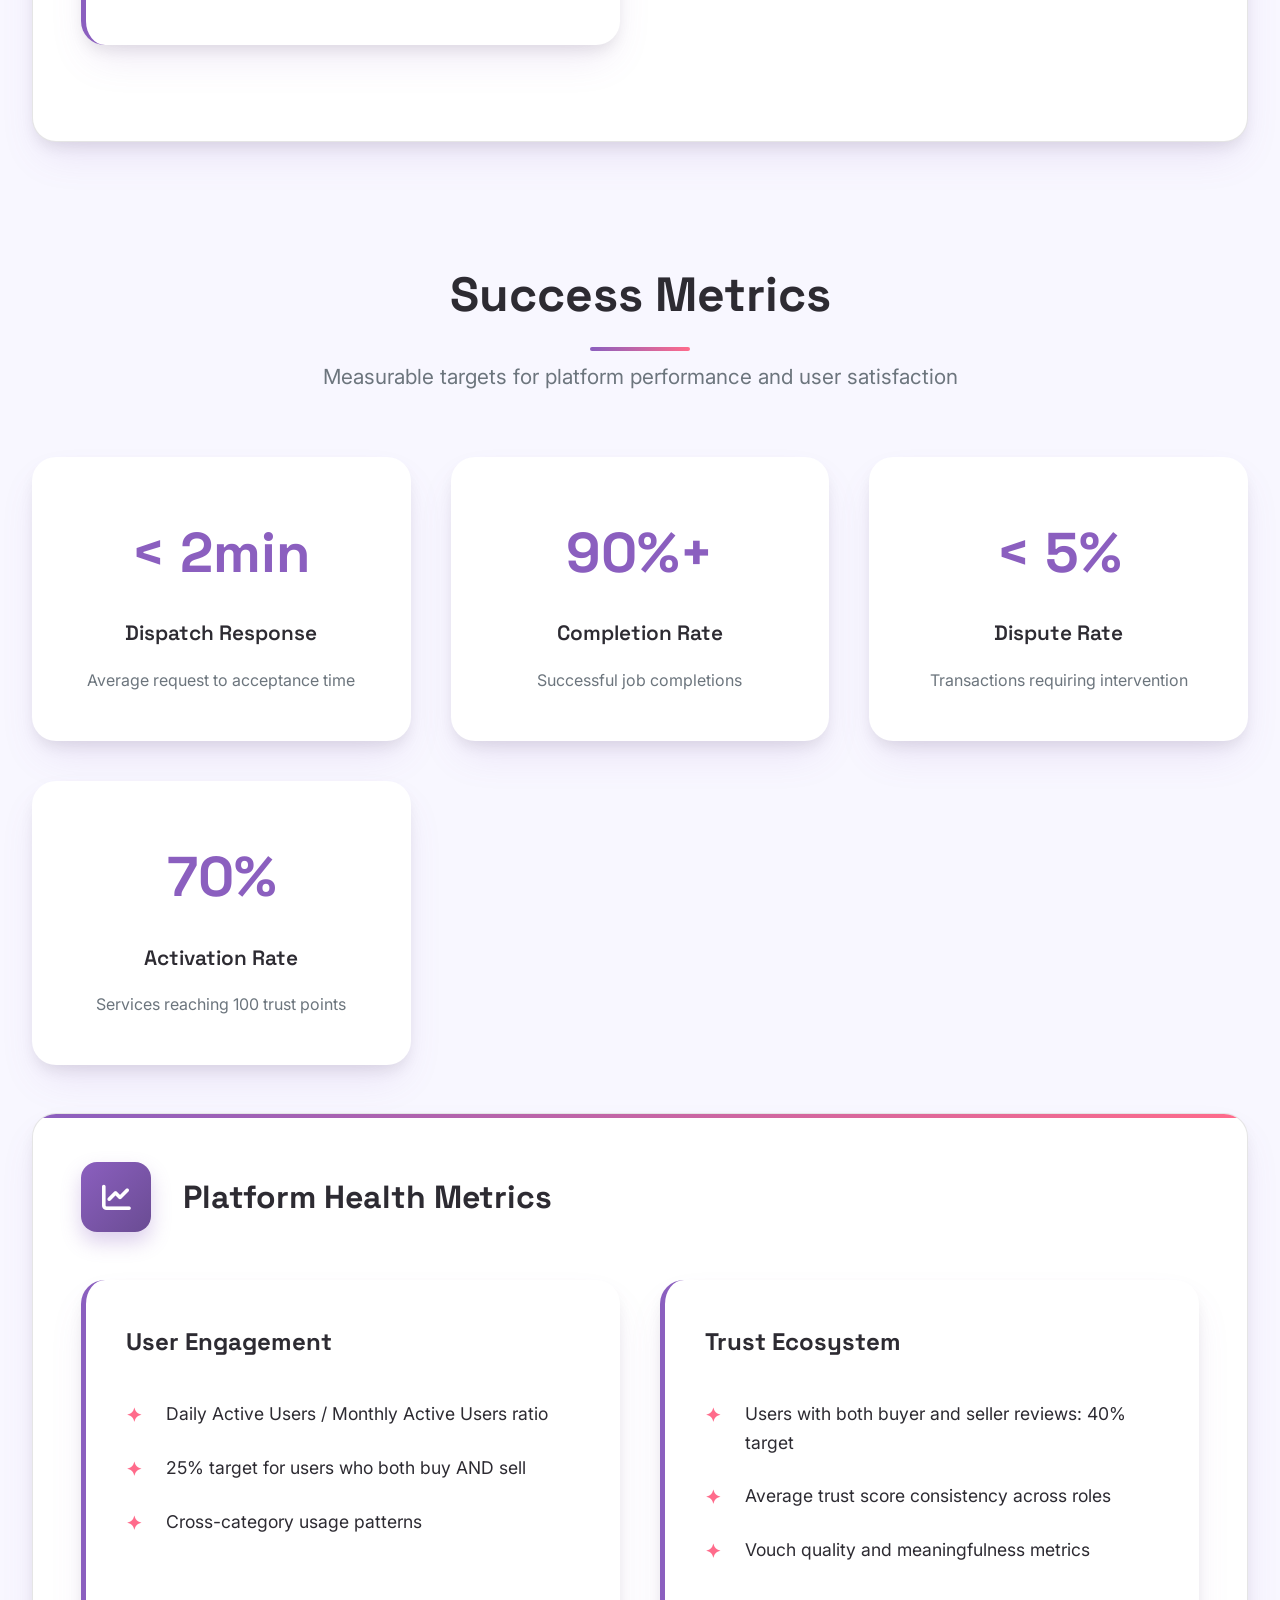
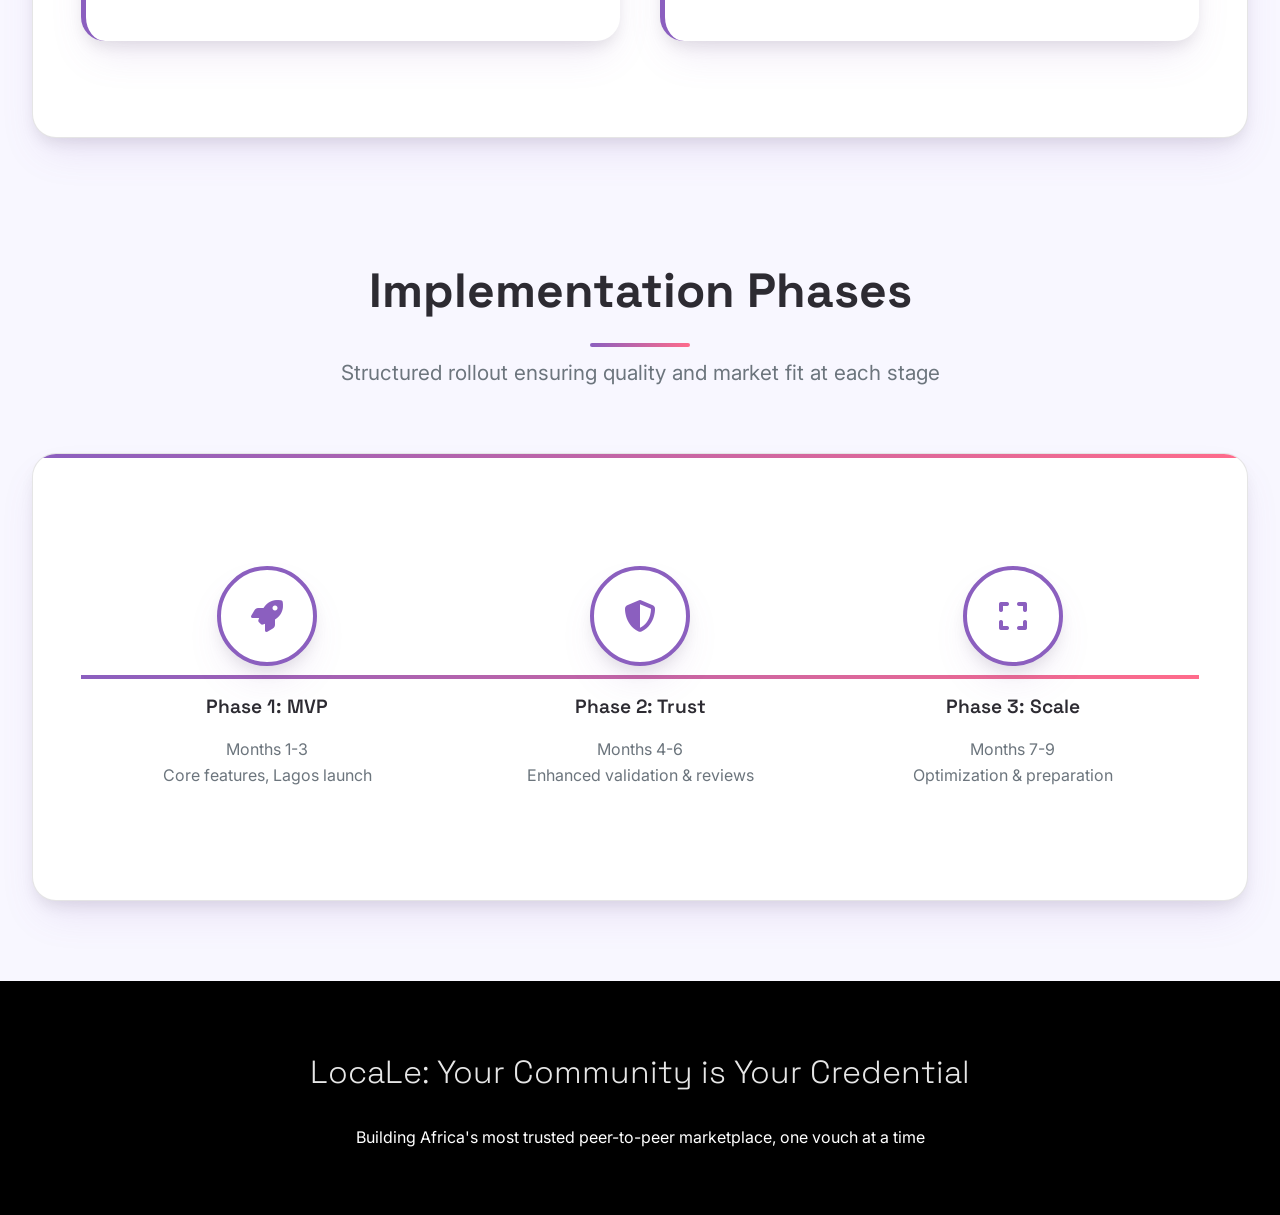
<file: localprd.html>
<!DOCTYPE html>
<html lang="en">
<head>
    <meta charset="UTF-8">
    <meta name="viewport" content="width=device-width, initial-scale=1.0">
    <title>LocaLe - Complete Product Requirements Document</title>
    <link href="https://fonts.googleapis.com/css2?family=Inter:wght@300;400;500;600;700;800&family=Space+Grotesk:wght@300;400;500;600;700&display=swap" rel="stylesheet">
    <link rel="stylesheet" href="https://cdnjs.cloudflare.com/ajax/libs/font-awesome/6.4.0/css/all.min.css">
    <style>
        :root {
            --primary: #8B5FBF;
            --primary-dark: #6A4C93;
            --primary-darker: #4A306D;
            --secondary: #000000;
            --accent: #FF6B8B;
            --light: #F8F7FF;
            --dark: #2D2B32;
            --gray: #6C757D;
            --success: #00D4AA;
            --warning: #FFB74D;
            --danger: #FF6B6B;
            --card-shadow: 0 20px 40px -10px rgba(139, 95, 191, 0.15), 0 8px 16px -4px rgba(0, 0, 0, 0.1);
            --section-spacing: 5rem;
            
            /* Light theme as default */
            --bg-primary: #F8F7FF;
            --bg-card: #FFFFFF;
            --text-primary: #2D2B32;
            --text-secondary: #6C757D;
            --border: rgba(0, 0, 0, 0.1);
        }

        [data-theme="dark"] {
            --bg-primary: #0A0A0A;
            --bg-card: #111111;
            --text-primary: #FFFFFF;
            --text-secondary: #B3B3B3;
            --border: rgba(255, 255, 255, 0.1);
        }

        * {
            margin: 0;
            padding: 0;
            box-sizing: border-box;
        }

        body {
            font-family: 'Inter', sans-serif;
            line-height: 1.7;
            color: var(--text-primary);
            background: var(--bg-primary);
            min-height: 100vh;
            transition: background 0.3s ease, color 0.3s ease;
        }

        .container {
            max-width: 1400px;
            margin: 0 auto;
            padding: 0 2rem;
        }

        /* Theme Toggle */
        .theme-toggle {
            position: fixed;
            bottom: 2rem;
            right: 2rem;
            background: var(--primary);
            color: white;
            border: none;
            border-radius: 50%;
            width: 55px;
            height: 55px;
            font-size: 1.4rem;
            cursor: pointer;
            box-shadow: 0 0 15px var(--accent);
            transition: all 0.3s ease;
            z-index: 1000;
        }

        .theme-toggle:hover {
            transform: scale(1.1);
            box-shadow: 0 0 25px var(--accent);
        }

        /* Header & Hero - IMPROVED DESIGN */
        .hero {
            min-height: 100vh;
            background: linear-gradient(135deg, var(--primary-darker) 0%, var(--secondary) 100%);
            color: white;
            position: relative;
            overflow: hidden;
            display: flex;
            align-items: center;
            justify-content: center;
            text-align: center;
        }

        .hero::before {
            content: '';
            position: absolute;
            top: 0;
            left: 0;
            right: 0;
            bottom: 0;
            background: 
                radial-gradient(circle at 20% 80%, rgba(139, 95, 191, 0.3) 0%, transparent 50%),
                radial-gradient(circle at 80% 20%, rgba(255, 107, 139, 0.2) 0%, transparent 50%),
                radial-gradient(circle at 40% 40%, rgba(106, 76, 147, 0.2) 0%, transparent 50%);
            animation: float 6s ease-in-out infinite;
        }

        @keyframes float {
            0%, 100% { transform: translateY(0px) rotate(0deg); }
            50% { transform: translateY(-20px) rotate(1deg); }
        }

        .hero-content {
            position: relative;
            z-index: 10;
            text-align: center;
            max-width: 900px;
            padding: 2rem;
        }

        .logo {
            font-family: 'Space Grotesk', sans-serif;
            font-size: 6rem;
            font-weight: 800;
            margin-bottom: 1rem;
            background: linear-gradient(45deg, #FFFFFF 0%, var(--primary) 50%, var(--accent) 100%);
            -webkit-background-clip: text;
            -webkit-text-fill-color: transparent;
            text-shadow: 0 10px 30px rgba(0, 0, 0, 0.3);
            letter-spacing: -2px;
        }

        .logo-subtitle {
            font-family: 'Space Grotesk', sans-serif;
            font-size: 1.8rem;
            font-weight: 500;
            margin-bottom: 3rem;
            opacity: 0.9;
            letter-spacing: 3px;
            text-transform: uppercase;
        }

        .hero-tagline {
            font-size: 2.2rem;
            font-weight: 300;
            margin-bottom: 3rem;
            line-height: 1.4;
            opacity: 0.95;
        }

        .hero-stats {
            display: flex;
            justify-content: center;
            gap: 3rem;
            margin-top: 4rem;
            flex-wrap: wrap;
        }

        .stat {
            text-align: center;
        }

        .stat-number {
            font-size: 3rem;
            font-weight: 800;
            color: var(--accent);
            margin-bottom: 0.5rem;
        }

        .stat-label {
            font-size: 1rem;
            opacity: 0.8;
            text-transform: uppercase;
            letter-spacing: 1px;
        }

        .scroll-indicator {
            position: absolute;
            bottom: 2rem;
            left: 50%;
            transform: translateX(-50%);
            animation: bounce 2s infinite;
        }

        @keyframes bounce {
            0%, 20%, 50%, 80%, 100% { transform: translateX(-50%) translateY(0); }
            40% { transform: translateX(-50%) translateY(-10px); }
            60% { transform: translateX(-50%) translateY(-5px); }
        }

        header { text-align: center; padding: 8rem 2rem 6rem; border-bottom: 1px solid var(--border); position: relative; }
        header h1 { font-family: 'Space Grotesk', sans-serif; font-size: 5rem; letter-spacing: -1px; background: linear-gradient(90deg, var(--primary), var(--accent)); -webkit-background-clip: text; -webkit-text-fill-color: transparent; }
        header h2 { font-weight: 400; margin: 1rem 0 2rem; font-size: 1.6rem; color: var(--text-muted); }
        header blockquote { font-size: 1.4rem; font-style: italic; opacity: 0.9; color: var(--accent); margin-top: 2rem; }


        /* Section Styling */
        .section {
            margin-bottom: var(--section-spacing);
            padding-top: 2rem;
        }

        .section-header {
            text-align: center;
            margin-bottom: 4rem;
        }

        .section-title {
            font-family: 'Space Grotesk', sans-serif;
            font-size: 3rem;
            font-weight: 700;
            color: var(--text-primary);
            margin-bottom: 1.5rem;
            position: relative;
            display: inline-block;
        }

        .section-title::after {
            content: '';
            position: absolute;
            bottom: -15px;
            left: 50%;
            transform: translateX(-50%);
            width: 100px;
            height: 4px;
            background: linear-gradient(90deg, var(--primary) 0%, var(--accent) 100%);
            border-radius: 2px;
        }

        .section-subtitle {
            font-size: 1.3rem;
            color: var(--text-secondary);
            max-width: 700px;
            margin: 0 auto;
            line-height: 1.6;
        }

        /* Cards */
        .card {
            background: var(--bg-card);
            border-radius: 1.5rem;
            padding: 3rem;
            box-shadow: var(--card-shadow);
            margin-bottom: 3rem;
            border: 1px solid var(--border);
            transition: all 0.4s cubic-bezier(0.175, 0.885, 0.32, 1.275);
            position: relative;
            overflow: hidden;
        }

        .card::before {
            content: '';
            position: absolute;
            top: 0;
            left: 0;
            right: 0;
            height: 4px;
            background: linear-gradient(90deg, var(--primary) 0%, var(--accent) 100%);
        }

        .card:hover {
            transform: translateY(-10px) scale(1.02);
            box-shadow: 0 30px 60px -10px rgba(139, 95, 191, 0.25), 0 8px 16px -4px rgba(0, 0, 0, 0.1);
        }

        .card-header {
            display: flex;
            align-items: center;
            margin-bottom: 2rem;
        }

        .card-icon {
            width: 70px;
            height: 70px;
            background: linear-gradient(135deg, var(--primary) 0%, var(--primary-dark) 100%);
            border-radius: 16px;
            display: flex;
            align-items: center;
            justify-content: center;
            margin-right: 2rem;
            color: white;
            font-size: 1.8rem;
            box-shadow: 0 10px 20px rgba(139, 95, 191, 0.3);
        }

        .card-title {
            font-family: 'Space Grotesk', sans-serif;
            font-size: 2rem;
            font-weight: 700;
            color: var(--text-primary);
            margin: 0;
        }

        .card-content {
            color: var(--text-primary);
            font-size: 1.1rem;
            line-height: 1.8;
        }

        /* Feature Grid */
        .feature-grid {
            display: grid;
            grid-template-columns: repeat(auto-fit, minmax(380px, 1fr));
            gap: 2.5rem;
            margin: 3rem 0;
        }

        .feature-card {
            background: var(--bg-card);
            border-radius: 1.5rem;
            padding: 2.5rem;
            box-shadow: var(--card-shadow);
            border-left: 5px solid var(--primary);
            transition: all 0.4s ease;
            position: relative;
            overflow: hidden;
        }

        .feature-card::before {
            content: '';
            position: absolute;
            top: 0;
            left: -100%;
            width: 100%;
            height: 100%;
            background: linear-gradient(90deg, transparent, rgba(139, 95, 191, 0.1), transparent);
            transition: left 0.6s ease;
        }

        .feature-card:hover::before {
            left: 100%;
        }

        .feature-card:hover {
            transform: translateX(8px);
            border-left-color: var(--accent);
        }

        .feature-icon {
            font-size: 2.5rem;
            color: var(--primary);
            margin-bottom: 1.5rem;
        }

        .feature-title {
            font-family: 'Space Grotesk', sans-serif;
            font-size: 1.5rem;
            font-weight: 700;
            color: var(--text-primary);
            margin-bottom: 1.5rem;
        }

        /* Trust Layers */
        .trust-layers {
            display: grid;
            grid-template-columns: repeat(auto-fit, minmax(320px, 1fr));
            gap: 2.5rem;
            margin: 4rem 0;
        }

        .layer-card {
            background: var(--bg-card);
            border-radius: 1.5rem;
            padding: 3rem 2.5rem;
            text-align: center;
            box-shadow: var(--card-shadow);
            position: relative;
            overflow: hidden;
            transition: all 0.4s ease;
        }

        .layer-card::before {
            content: '';
            position: absolute;
            top: 0;
            left: 0;
            right: 0;
            height: 5px;
            background: linear-gradient(90deg, var(--primary) 0%, var(--accent) 100%);
        }

        .layer-card:hover {
            transform: translateY(-8px);
            box-shadow: 0 25px 50px -12px rgba(139, 95, 191, 0.25);
        }

        .layer-icon {
            font-size: 3.5rem;
            color: var(--primary);
            margin-bottom: 2rem;
        }

        .layer-title {
            font-family: 'Space Grotesk', sans-serif;
            font-size: 1.8rem;
            font-weight: 700;
            color: var(--text-primary);
            margin-bottom: 1.5rem;
        }

        /* User Journey */
        .journey-container {
            position: relative;
            margin: 4rem 0;
        }

        .journey-path {
            display: flex;
            justify-content: space-between;
            position: relative;
            margin-bottom: 4rem;
        }

        .journey-path::before {
            content: '';
            position: absolute;
            top: 50%;
            left: 0;
            right: 0;
            height: 4px;
            background: linear-gradient(90deg, var(--primary) 0%, var(--accent) 100%);
            transform: translateY(-50%);
            z-index: 1;
        }

        .journey-step {
            position: relative;
            z-index: 2;
            text-align: center;
            flex: 1;
        }

        .step-circle {
            width: 100px;
            height: 100px;
            background: var(--bg-card);
            border: 4px solid var(--primary);
            border-radius: 50%;
            display: flex;
            align-items: center;
            justify-content: center;
            margin: 0 auto 1.5rem;
            font-size: 2rem;
            color: var(--primary);
            font-weight: 700;
            box-shadow: var(--card-shadow);
            transition: all 0.4s ease;
        }

        .journey-step:hover .step-circle {
            background: var(--primary);
            color: white;
            transform: scale(1.1);
        }

        .step-title {
            font-family: 'Space Grotesk', sans-serif;
            font-weight: 600;
            color: var(--text-primary);
            margin-bottom: 0.8rem;
            font-size: 1.2rem;
        }

        .step-description {
            color: var(--text-secondary);
            font-size: 1rem;
            line-height: 1.6;
        }

        /* Personas */
        .personas-grid {
            display: grid;
            grid-template-columns: repeat(auto-fit, minmax(350px, 1fr));
            gap: 2.5rem;
            margin: 3rem 0;
        }

        .persona-card {
            background: var(--bg-card);
            border-radius: 1.5rem;
            padding: 2.5rem;
            box-shadow: var(--card-shadow);
            text-align: center;
            transition: all 0.4s ease;
            position: relative;
            overflow: hidden;
        }

        .persona-card::before {
            content: '';
            position: absolute;
            top: 0;
            left: 0;
            right: 0;
            height: 4px;
            background: linear-gradient(90deg, var(--primary) 0%, var(--accent) 100%);
        }

        .persona-card:hover {
            transform: translateY(-8px);
            box-shadow: 0 20px 40px rgba(139, 95, 191, 0.2);
        }

        .persona-avatar {
            width: 100px;
            height: 100px;
            border-radius: 50%;
            background: linear-gradient(135deg, var(--primary) 0%, var(--primary-dark) 100%);
            display: flex;
            align-items: center;
            justify-content: center;
            margin: 0 auto 2rem;
            color: white;
            font-size: 2.5rem;
            font-weight: 700;
            box-shadow: 0 15px 30px rgba(139, 95, 191, 0.3);
        }

        .persona-name {
            font-family: 'Space Grotesk', sans-serif;
            font-size: 1.5rem;
            font-weight: 700;
            color: var(--text-primary);
            margin-bottom: 0.5rem;
        }

        .persona-role {
            color: var(--accent);
            font-weight: 600;
            margin-bottom: 1.5rem;
            font-size: 1.1rem;
        }

        /* Technical Architecture */
        .architecture-grid {
            display: grid;
            grid-template-columns: repeat(auto-fit, minmax(280px, 1fr));
            gap: 2rem;
            margin: 3rem 0;
        }

        .tech-card {
            background: var(--bg-card);
            border-radius: 1.5rem;
            padding: 2.5rem 2rem;
            text-align: center;
            box-shadow: var(--card-shadow);
            transition: all 0.4s ease;
        }

        .tech-card:hover {
            transform: translateY(-5px);
            box-shadow: 0 20px 40px rgba(139, 95, 191, 0.15);
        }

        .tech-icon {
            font-size: 3rem;
            color: var(--primary);
            margin-bottom: 1.5rem;
        }

        .tech-name {
            font-family: 'Space Grotesk', sans-serif;
            font-weight: 700;
            color: var(--text-primary);
            margin-bottom: 1rem;
            font-size: 1.3rem;
        }

        /* Metrics */
        .metrics-grid {
            display: grid;
            grid-template-columns: repeat(auto-fit, minmax(280px, 1fr));
            gap: 2.5rem;
            margin: 3rem 0;
        }

        .metric-card {
            background: var(--bg-card);
            border-radius: 1.5rem;
            padding: 3rem 2rem;
            text-align: center;
            box-shadow: var(--card-shadow);
            transition: all 0.4s ease;
        }

        .metric-card:hover {
            transform: translateY(-8px);
            box-shadow: 0 25px 50px -12px rgba(139, 95, 191, 0.2);
        }

        .metric-value {
            font-size: 3.5rem;
            font-weight: 800;
            color: var(--primary);
            margin-bottom: 1rem;
            font-family: 'Space Grotesk', sans-serif;
        }

        .metric-title {
            font-family: 'Space Grotesk', sans-serif;
            font-weight: 600;
            color: var(--text-primary);
            margin-bottom: 1rem;
            font-size: 1.3rem;
        }

        .metric-description {
            color: var(--text-secondary);
            font-size: 1rem;
            line-height: 1.6;
        }

        /* Flow Diagrams */
        .flow-container {
            background: var(--bg-card);
            border-radius: 1.5rem;
            padding: 3rem;
            margin: 3rem 0;
            box-shadow: var(--card-shadow);
            overflow-x: auto;
        }

        .flow-diagram {
            display: flex;
            align-items: center;
            justify-content: center;
            min-width: 900px;
        }

        .flow-step {
            display: flex;
            flex-direction: column;
            align-items: center;
            margin: 0 2rem;
            text-align: center;
        }

        .flow-arrow {
            font-size: 2.5rem;
            color: var(--primary);
            margin: 0 1.5rem;
        }

        .flow-icon {
            width: 90px;
            height: 90px;
            background: linear-gradient(135deg, var(--primary) 0%, var(--primary-dark) 100%);
            border-radius: 50%;
            display: flex;
            align-items: center;
            justify-content: center;
            margin-bottom: 1.5rem;
            color: white;
            font-size: 2rem;
            box-shadow: 0 15px 30px rgba(139, 95, 191, 0.3);
        }

        /* Lists */
        .feature-list {
            list-style: none;
            margin: 1.5rem 0;
        }

        .feature-list li {
            padding: 0.8rem 0;
            position: relative;
            padding-left: 2.5rem;
            font-size: 1.1rem;
            line-height: 1.6;
            color: var(--text-primary);
        }

        .feature-list li::before {
            content: '✦';
            position: absolute;
            left: 0;
            color: var(--accent);
            font-weight: bold;
            font-size: 1.2rem;
        }

        /* Footer */
        .footer {
            text-align: center;
            padding: 4rem 0;
            background: var(--secondary);
            color: white;
            margin-top: var(--section-spacing);
        }

        .footer-tagline {
            font-family: 'Space Grotesk', sans-serif;
            font-size: 2rem;
            font-weight: 300;
            margin-bottom: 1.5rem;
            opacity: 0.9;
        }

        /* Print Styles */
        @media print {
            :root {
                --bg-primary: #ffffff !important;
                --bg-card: #ffffff !important;
                --text-primary: #000000 !important;
                --text-secondary: #444444 !important;
                --border: #cccccc !important;
            }
            
            body {
                background: white !important;
                color: black !important;
            }
            
            .card {
                border: 1px solid #ddd !important;
                box-shadow: none !important;
                page-break-inside: avoid;
            }
            
            .section {
                page-break-after: always;
            }
            
            .theme-toggle {
                display: none !important;
            }
            
            .hero {
                background: linear-gradient(135deg, #4A306D 0%, #000000 100%) !important;
                -webkit-print-color-adjust: exact;
                print-color-adjust: exact;
            }
        }

        /* Responsive */
        @media (max-width: 768px) {
            .logo {
                font-size: 4rem;
            }
            
            .hero-tagline {
                font-size: 1.6rem;
            }
            
            .section-title {
                font-size: 2.2rem;
            }
            
            .feature-grid,
            .trust-layers,
            .personas-grid,
            .architecture-grid,
            .metrics-grid {
                grid-template-columns: 1fr;
            }
            
            .journey-path {
                flex-direction: column;
            }
            
            .journey-path::before {
                display: none;
            }
            
            .journey-step {
                margin-bottom: 3rem;
            }
            
            .hero-stats {
                gap: 2rem;
            }
            
            .stat-number {
                font-size: 2.2rem;
            }
        }
    </style>
</head>
<body>
    <!-- Hero Section - IMPROVED DESIGN -->
    <!-- <section class="hero">
        <div class="hero-content">
            <div class="logo">LocaLe</div>
            <div class="logo-subtitle">Your Community is Your Credential</div>
            <h1 class="hero-tagline">Africa's most trusted peer-to-peer marketplace where social validation replaces anonymous transactions</h1>
            
            <div class="hero-stats">
                <div class="stat">
                    <div class="stat-number">$1.4T</div>
                    <div class="stat-label">Nigerian Informal Economy</div>
                </div>
                <div class="stat">
                    <div class="stat-number">< 2min</div>
                    <div class="stat-label">Average Response Time</div>
                </div>
                <div class="stat">
                    <div class="stat-number">90%+</div>
                    <div class="stat-label">Job Completion Rate</div>
                </div>
            </div>
        </div>
        
        <div class="scroll-indicator">
            <i class="fas fa-chevron-down fa-2x" style="color: rgba(255,255,255,0.7);"></i>
        </div>
    </section> -->
    <header>
        <h1>LocaLe</h1>
        <h2>Where your name carries weight again — because your reputation is your greatest currency.</h2>
    </header>

    <div class="container">
        <!-- Vision & Problem -->
        <section class="section">
            <div class="section-header">
                <h2 class="section-title">Vision & Problem Statement</h2>
                <p class="section-subtitle">Transforming Nigeria's $1.4 trillion informal service economy through trust and technology</p>
            </div>

            <div class="card">
                <div class="card-header">
                    <div class="card-icon">
                        <i class="fas fa-bullseye"></i>
                    </div>
                    <h3 class="card-title">The Vision</h3>
                </div>
                <div class="card-content">
                    <p>Create Africa's most trusted peer-to-peer marketplace where social validation replaces anonymous transactions, enabling anyone to safely buy and sell services within their community.</p>
                </div>
            </div>

            <div class="feature-grid">
                <div class="feature-card">
                    <div class="feature-icon">
                        <i class="fas fa-user-tie"></i>
                    </div>
                    <h4 class="feature-title">For Service Seekers</h4>
                    <ul class="feature-list">
                        <li>"How do I know this plumber is trustworthy?"</li>
                        <li>"I need help right now, not in 3 days"</li>
                        <li>"What if I pay and they don't show up?"</li>
                    </ul>
                </div>
                
                <div class="feature-card">
                    <div class="feature-icon">
                        <i class="fas fa-tools"></i>
                    </div>
                    <h4 class="feature-title">For Service Providers</h4>
                    <ul class="feature-list">
                        <li>"How do I prove I'm reliable?"</li>
                        <li>"Where can I find customers who trust me?"</li>
                        <li>"How do I get paid securely?"</li>
                    </ul>
                </div>
            </div>
        </section>

        <!-- Solution Overview -->
        <section class="section">
            <div class="section-header">
                <h2 class="section-title">Solution Overview</h2>
                <p class="section-subtitle">Three layers of trust that transform how Nigerians connect and transact</p>
            </div>

            <div class="trust-layers">
                <div class="layer-card">
                    <div class="layer-icon">
                        <i class="fas fa-handshake"></i>
                    </div>
                    <h3 class="layer-title">Social Vouching</h3>
                    <p>Services need community endorsements before going live. Friends, past clients, colleagues vouch for your skills, building credibility before your first transaction.</p>
                </div>
                
                <div class="layer-card">
                    <div class="layer-icon">
                        <i class="fas fa-id-card"></i>
                    </div>
                    <h3 class="layer-title">Identity Verification</h3>
                    <p>NIN verification via QoreID for all sellers. Real-time government database checks with auto-filled verified profile information.</p>
                </div>
                
                <div class="layer-card">
                    <div class="layer-icon">
                        <i class="fas fa-shield-alt"></i>
                    </div>
                    <h3 class="layer-title">Secure Transactions</h3>
                    <p>Payments held in escrow until work is completed. Both parties must confirm satisfaction before fund release, with dispute resolution for issues.</p>
                </div>
            </div>

            <div class="card">
                <div class="card-header">
                    <div class="card-icon">
                        <i class="fas fa-bolt"></i>
                    </div>
                    <h3 class="card-title">Real-Time Matching Engine</h3>
                </div>
                <div class="card-content">
                    <p>Finds nearest available providers in under 2 minutes using advanced geospatial algorithms that consider both proximity (70%) and trust scores (30%).</p>
                    
                    <div class="flow-container">
                        <div class="flow-diagram">
                            <div class="flow-step">
                                <div class="flow-icon">
                                    <i class="fas fa-search"></i>
                                </div>
                                <div class="step-title">Request Help</div>
                            </div>
                            <div class="flow-arrow">→</div>
                            <div class="flow-step">
                                <div class="flow-icon">
                                    <i class="fas fa-map-marker-alt"></i>
                                </div>
                                <div class="step-title">Find Providers<br>(10km radius)</div>
                            </div>
                            <div class="flow-arrow">→</div>
                            <div class="flow-step">
                                <div class="flow-icon">
                                    <i class="fas fa-sort-amount-up"></i>
                                </div>
                                <div class="step-title">Rank by Proximity<br>& Trust</div>
                            </div>
                            <div class="flow-arrow">→</div>
                            <div class="flow-step">
                                <div class="flow-icon">
                                    <i class="fas fa-bell"></i>
                                </div>
                                <div class="step-title">Send Offers<br>to Top 3</div>
                            </div>
                            <div class="flow-arrow">→</div>
                            <div class="flow-step">
                                <div class="flow-icon">
                                    <i class="fas fa-trophy"></i>
                                </div>
                                <div class="step-title">First to Accept<br>Wins</div>
                            </div>
                        </div>
                    </div>
                </div>
            </div>
        </section>

        <!-- User Personas -->
        <section class="section">
            <div class="section-header">
                <h2 class="section-title">User Personas</h2>
                <p class="section-subtitle">Real people with real needs - all unified under one platform</p>
            </div>

            <div class="personas-grid">
                <div class="persona-card">
                    <div class="persona-avatar">A</div>
                    <h3 class="persona-name">Amara</h3>
                    <div class="persona-role">Marketing Manager, 28</div>
                    <p><strong>Goals:</strong> Find reliable help quickly, avoid scams, safe transactions</p>
                    <p><strong>Frustrations:</strong> Fake reviews, no-show providers, payment risks</p>
                    <p><strong>Journey:</strong> Starts as buyer, becomes hybrid user offering design services</p>
                </div>
                
                <div class="persona-card">
                    <div class="persona-avatar">C</div>
                    <h3 class="persona-name">Chinedu</h3>
                    <div class="persona-role">Plumber, 35</div>
                    <p><strong>Goals:</strong> Find more customers, get paid fairly, build reputation</p>
                    <p><strong>Frustrations:</strong> Customers not paying, unreliable jobs, no verification</p>
                    <p><strong>Journey:</strong> Service provider who also uses platform as buyer</p>
                </div>
                
                <div class="persona-card">
                    <div class="persona-avatar">T</div>
                    <h3 class="persona-name">Tunde</h3>
                    <div class="persona-role">Student, 22</div>
                    <p><strong>Goals:</strong> Earn extra money, build skills portfolio, flexible work</p>
                    <p><strong>Frustrations:</strong> No platform for small jobs, hard to prove reliability</p>
                    <p><strong>Journey:</strong> True hybrid - buys and sells multiple services weekly</p>
                </div>
            </div>
        </section>

        <!-- User Journey -->
        <section class="section">
            <div class="section-header">
                <h2 class="section-title">Unified User Journey</h2>
                <p class="section-subtitle">One profile, multiple roles - seamless switching between finding help and offering help</p>
            </div>

            <div class="card">
                <div class="card-header">
                    <div class="card-icon">
                        <i class="fas fa-user-circle"></i>
                    </div>
                    <h3 class="card-title">The Unified Experience</h3>
                </div>
                <div class="card-content">
                    <p>Every user is just a "LocaLe User" who can seamlessly switch between finding help and offering help with one unified reputation that builds across all activities.</p>
                    
                    <div class="journey-container">
                        <div class="journey-path">
                            <div class="journey-step">
                                <div class="step-circle">1</div>
                                <div class="step-title">Instant Registration</div>
                                <div class="step-description">Phone + Name + Password → Immediate access</div>
                            </div>
                            <div class="journey-step">
                                <div class="step-circle">2</div>
                                <div class="step-title">Contextual Onboarding</div>
                                <div class="step-description">Personalized guidance based on actions</div>
                            </div>
                            <div class="journey-step">
                                <div class="step-circle">3</div>
                                <div class="step-title">Smart Permissions</div>
                                <div class="step-description">Ask for info when it makes sense</div>
                            </div>
                            <div class="journey-step">
                                <div class="step-circle">4</div>
                                <div class="step-title">Natural Discovery</div>
                                <div class="step-description">Browse → "I could do that!" → Create service</div>
                            </div>
                        </div>
                    </div>

                    <div class="feature-grid">
                        <div class="feature-card">
                            <div class="feature-icon">
                                <i class="fas fa-mobile-alt"></i>
                            </div>
                            <h4 class="feature-title">Progressive Registration</h4>
                            <p>Start with just phone number and name. Add email, location, NIN verification only when needed for specific features.</p>
                        </div>
                        
                        <div class="feature-card">
                            <div class="feature-icon">
                                <i class="fas fa-sync-alt"></i>
                            </div>
                            <h4 class="feature-title">Seamless Role Switching</h4>
                            <p>No separate "buyer" or "seller" modes. One dashboard shows both services you need and services you offer.</p>
                        </div>
                    </div>
                </div>
            </div>

            <!-- Real User Scenario -->
            <div class="card">
                <div class="card-header">
                    <div class="card-icon">
                        <i class="fas fa-road"></i>
                    </div>
                    <h3 class="card-title">Real User Scenario: Amara's Hybrid Journey</h3>
                </div>
                <div class="card-content">
                    <div class="journey-container">
                        <div class="journey-path">
                            <div class="journey-step">
                                <div class="step-circle">
                                    <i class="fas fa-tint"></i>
                                </div>
                                <div class="step-title">Day 1: Urgent Need</div>
                                <div class="step-description">Sink leaking → Finds Blessing → Great experience → 5★ review</div>
                            </div>
                            <div class="journey-step">
                                <div class="step-circle">
                                    <i class="fas fa-lightbulb"></i>
                                </div>
                                <div class="step-title">Day 7: Realization</div>
                                <div class="step-description">Browsing → Sees design services → "I do this for my job!"</div>
                            </div>
                            <div class="journey-step">
                                <div class="step-circle">
                                    <i class="fas fa-rocket"></i>
                                </div>
                                <div class="step-title">Day 14: Hybrid User</div>
                                <div class="step-description">Morning: Books photographer | Afternoon: Gets hired for design</div>
                            </div>
                        </div>
                    </div>
                </div>
            </div>
        </section>

        <!-- Core Features -->
        <section class="section">
            <div class="section-header">
                <h2 class="section-title">Core Features & User Flows</h2>
                <p class="section-subtitle">Comprehensive feature set designed for trust, speed, and security</p>
            </div>

            <!-- Service Creation & Vouching -->
            <div class="card">
                <div class="card-header">
                    <div class="card-icon">
                        <i class="fas fa-certificate"></i>
                    </div>
                    <h3 class="card-title">Service Creation & Vouching System</h3>
                </div>
                <div class="card-content">
                    <div class="flow-container">
                        <div class="flow-diagram">
                            <div class="flow-step">
                                <div class="flow-icon">
                                    <i class="fas fa-plus"></i>
                                </div>
                                <div class="step-title">Create Service</div>
                                <div class="step-description">0 Trust Points</div>
                            </div>
                            <div class="flow-arrow">→</div>
                            <div class="flow-step">
                                <div class="flow-icon">
                                    <i class="fas fa-share-alt"></i>
                                </div>
                                <div class="step-title">Share Vouch Link</div>
                                <div class="step-description">Friends & Network</div>
                            </div>
                            <div class="flow-arrow">→</div>
                            <div class="flow-step">
                                <div class="flow-icon">
                                    <i class="fas fa-hand-holding-heart"></i>
                                </div>
                                <div class="step-title">Collect Endorsements</div>
                                <div class="step-description">Trusted: +50pts<br>Quick: +10pts</div>
                            </div>
                            <div class="flow-arrow">→</div>
                            <div class="flow-step">
                                <div class="flow-icon">
                                    <i class="fas fa-check-circle"></i>
                                </div>
                                <div class="step-title">Service Active</div>
                                <div class="step-description">100+ Points</div>
                            </div>
                        </div>
                    </div>

                    <div class="feature-grid">
                        <div class="feature-card">
                            <h4 class="feature-title">Service States</h4>
                            <ul class="feature-list">
                                <li><strong>Draft:</strong> Created but inactive (0 trust points)</li>
                                <li><strong>Vouching:</strong> Collecting endorsements</li>
                                <li><strong>Active:</strong> Reached 100+ points, visible in marketplace</li>
                            </ul>
                        </div>
                        
                        <div class="feature-card">
                            <h4 class="feature-title">Vouch Types</h4>
                            <ul class="feature-list">
                                <li><strong>Trusted Vouch:</strong> +50 points from registered users</li>
                                <li><strong>Quick Vouch:</strong> +10 points from non-users via OTP</li>
                                <li><strong>Retraction Penalty:</strong> -75 points if withdrawn</li>
                            </ul>
                        </div>
                    </div>
                </div>
            </div>

            <!-- Escrow Payment System -->
            <div class="card">
                <div class="card-header">
                    <div class="card-icon">
                        <i class="fas fa-lock"></i>
                    </div>
                    <h3 class="card-title">Escrow Payment System</h3>
                </div>
                <div class="card-content">
                    <div class="flow-container">
                        <div class="flow-diagram">
                            <div class="flow-step">
                                <div class="flow-icon">
                                    <i class="fas fa-credit-card"></i>
                                </div>
                                <div class="step-title">Payment into Escrow</div>
                                <div class="step-description">100% secured</div>
                            </div>
                            <div class="flow-arrow">→</div>
                            <div class="flow-step">
                                <div class="flow-icon">
                                    <i class="fas fa-tasks"></i>
                                </div>
                                <div class="step-title">Service Completion</div>
                                <div class="step-description">Provider marks done</div>
                            </div>
                            <div class="flow-arrow">→</div>
                            <div class="flow-step">
                                <div class="flow-icon">
                                    <i class="fas fa-user-check"></i>
                                </div>
                                <div class="step-title">Buyer Confirmation</div>
                                <div class="step-description">24-hour window</div>
                            </div>
                            <div class="flow-arrow">→</div>
                            <div class="flow-step">
                                <div class="flow-icon">
                                    <i class="fas fa-money-bill-wave"></i>
                                </div>
                                <div class="step-title">Fund Release</div>
                                <div class="step-description">Automatic or dispute</div>
                            </div>
                        </div>
                    </div>

                    <div class="feature-grid">
                        <div class="feature-card">
                            <h4 class="feature-title">Dispute Resolution</h4>
                            <ul class="feature-list">
                                <li><strong>24-hour automated mediation</strong> first attempt</li>
                                <li><strong>Admin escalation</strong> for unresolved cases</li>
                                <li><strong>Partial refunds</strong> based on work completion</li>
                                <li><strong>Binding decisions</strong> by platform administrators</li>
                            </ul>
                        </div>
                        
                        <div class="feature-card">
                            <h4 class="feature-title">Bidirectional Review System</h4>
                            <ul class="feature-list">
                                <li><strong>24-hour blind period</strong> - reviews hidden</li>
                                <li><strong>Prevents retaliatory ratings</strong></li>
                                <li><strong>Mutual release</strong> after period ends</li>
                                <li><strong>Universal trust score</strong> from all reviews</li>
                            </ul>
                        </div>
                    </div>
                </div>
            </div>
        </section>

        <!-- Technical Architecture -->
        <section class="section">
            <div class="section-header">
                <h2 class="section-title">Technical Architecture</h2>
                <p class="section-subtitle">Robust, scalable infrastructure built for performance and security</p>
            </div>

            <div class="architecture-grid">
                <div class="tech-card">
                    <div class="tech-icon">
                        <i class="fab fa-vuejs"></i>
                    </div>
                    <h4 class="tech-name">Frontend</h4>
                    <p>Vue.js SPA with responsive design, real-time WebSocket connections</p>
                </div>
                
                <div class="tech-card">
                    <div class="tech-icon">
                        <i class="fas fa-server"></i>
                    </div>
                    <h4 class="tech-name">Backend</h4>
                    <p>FastAPI (Python) with async support, JWT authentication</p>
                </div>
                
                <div class="tech-card">
                    <div class="tech-icon">
                        <i class="fas fa-database"></i>
                    </div>
                    <h4 class="tech-name">Database</h4>
                    <p>PostgreSQL</p>
                </div>
                
                <div class="tech-card">
                    <div class="tech-icon">
                        <i class="fas fa-bolt"></i>
                    </div>
                    <h4 class="tech-name">Cache</h4>
                    <p>Redis for real-time provider locations and sessions</p>
                </div>
            </div>

            <div class="card">
                <div class="card-header">
                    <div class="card-icon">
                        <i class="fas fa-plug"></i>
                    </div>
                    <h3 class="card-title">External Integrations</h3>
                </div>
                <div class="card-content">
                    <div class="feature-grid">
                        <div class="feature-card">
                            <div class="feature-icon">
                                <i class="fas fa-id-card-alt"></i>
                            </div>
                            <h4 class="feature-title">QoreID</h4>
                            <p>NIN verification against government database with auto-fill verified information and compliance with Nigerian regulations.</p>
                        </div>
                        
                        <div class="feature-card">
                            <div class="feature-icon">
                                <i class="fas fa-money-check-alt"></i>
                            </div>
                            <h4 class="feature-title">Payment Gateways</h4>
                            <p>Paystack/Flutterwave integration for secure payment processing, escrow fund management, and automated payouts.</p>
                        </div>
                        
                        <div class="feature-card">
                            <div class="feature-icon">
                                <i class="fas fa-sms"></i>
                            </div>
                            <h4 class="feature-title">SMS Services</h4>
                            <p>Termii/Twilio for OTP verification, real-time notifications, and status updates delivery.</p>
                        </div>
                    </div>
                </div>
            </div>
        </section>

        <!-- Success Metrics -->
        <section class="section">
            <div class="section-header">
                <h2 class="section-title">Success Metrics</h2>
                <p class="section-subtitle">Measurable targets for platform performance and user satisfaction</p>
            </div>

            <div class="metrics-grid">
                <div class="metric-card">
                    <div class="metric-value">< 2min</div>
                    <div class="metric-title">Dispatch Response</div>
                    <div class="metric-description">Average request to acceptance time</div>
                </div>
                
                <div class="metric-card">
                    <div class="metric-value">90%+</div>
                    <div class="metric-title">Completion Rate</div>
                    <div class="metric-description">Successful job completions</div>
                </div>
                
                <div class="metric-card">
                    <div class="metric-value">< 5%</div>
                    <div class="metric-title">Dispute Rate</div>
                    <div class="metric-description">Transactions requiring intervention</div>
                </div>
                
                <div class="metric-card">
                    <div class="metric-value">70%</div>
                    <div class="metric-title">Activation Rate</div>
                    <div class="metric-description">Services reaching 100 trust points</div>
                </div>
            </div>

            <div class="card">
                <div class="card-header">
                    <div class="card-icon">
                        <i class="fas fa-chart-line"></i>
                    </div>
                    <h3 class="card-title">Platform Health Metrics</h3>
                </div>
                <div class="card-content">
                    <div class="feature-grid">
                        <div class="feature-card">
                            <h4 class="feature-title">User Engagement</h4>
                            <ul class="feature-list">
                                <li>Daily Active Users / Monthly Active Users ratio</li>
                                <li>25% target for users who both buy AND sell</li>
                                <li>Cross-category usage patterns</li>
                            </ul>
                        </div>
                        
                        <div class="feature-card">
                            <h4 class="feature-title">Trust Ecosystem</h4>
                            <ul class="feature-list">
                                <li>Users with both buyer and seller reviews: 40% target</li>
                                <li>Average trust score consistency across roles</li>
                                <li>Vouch quality and meaningfulness metrics</li>
                            </ul>
                        </div>
                    </div>
                </div>
            </div>
        </section>

        <!-- Implementation Phases -->
        <section class="section">
            <div class="section-header">
                <h2 class="section-title">Implementation Phases</h2>
                <p class="section-subtitle">Structured rollout ensuring quality and market fit at each stage</p>
            </div>

            <div class="card">
                <div class="card-content">
                    <div class="journey-container">
                        <div class="journey-path">
                            <div class="journey-step">
                                <div class="step-circle">
                                    <i class="fas fa-rocket"></i>
                                </div>
                                <div class="step-title">Phase 1: MVP</div>
                                <div class="step-description">Months 1-3<br>Core features, Lagos launch</div>
                            </div>
                            <div class="journey-step">
                                <div class="step-circle">
                                    <i class="fas fa-shield-alt"></i>
                                </div>
                                <div class="step-title">Phase 2: Trust</div>
                                <div class="step-description">Months 4-6<br>Enhanced validation & reviews</div>
                            </div>
                            <div class="journey-step">
                                <div class="step-circle">
                                    <i class="fas fa-expand"></i>
                                </div>
                                <div class="step-title">Phase 3: Scale</div>
                                <div class="step-description">Months 7-9<br>Optimization & preparation</div>
                            </div>
                        </div>
                    </div>
                </div>
            </div>
        </section>
    </div>

    <!-- Footer -->
    <footer class="footer">
        <div class="container">
            <div class="footer-tagline">LocaLe: Your Community is Your Credential</div>
            <p>Building Africa's most trusted peer-to-peer marketplace, one vouch at a time</p>
        </div>
    </footer>

    <!-- Theme Toggle Button -->
    <button class="theme-toggle" id="themeToggle">🌙</button>

    <script>
        // Theme Toggle Functionality
        const themeToggle = document.getElementById('themeToggle');
        let isDark = false;

        themeToggle.addEventListener('click', () => {
            isDark = !isDark;
            document.body.setAttribute('data-theme', isDark ? 'dark' : 'light');
            themeToggle.textContent = isDark ? '☀️' : '🌙';
        });

        // Smooth scrolling for anchor links
        document.querySelectorAll('a[href^="#"]').forEach(anchor => {
            anchor.addEventListener('click', function (e) {
                e.preventDefault();
                document.querySelector(this.getAttribute('href')).scrollIntoView({
                    behavior: 'smooth'
                });
            });
        });

        // Scroll to content when clicking the scroll indicator
        document.querySelector('.scroll-indicator').addEventListener('click', () => {
            document.querySelector('.section').scrollIntoView({
                behavior: 'smooth'
            });
        });

        // Add intersection observer for animations
        const observerOptions = {
            threshold: 0.1,
            rootMargin: '0px 0px -50px 0px'
        };

        const observer = new IntersectionObserver((entries) => {
            entries.forEach(entry => {
                if (entry.isIntersecting) {
                    entry.target.style.opacity = '1';
                    entry.target.style.transform = 'translateY(0)';
                }
            });
        }, observerOptions);

        // Observe all cards and sections
        document.querySelectorAll('.card, .feature-card, .layer-card, .persona-card, .tech-card, .metric-card').forEach(el => {
            el.style.opacity = '0';
            el.style.transform = 'translateY(30px)';
            el.style.transition = 'opacity 0.8s ease, transform 0.8s ease';
            observer.observe(el);
        });
    </script>
</body>
</html>
</file>
